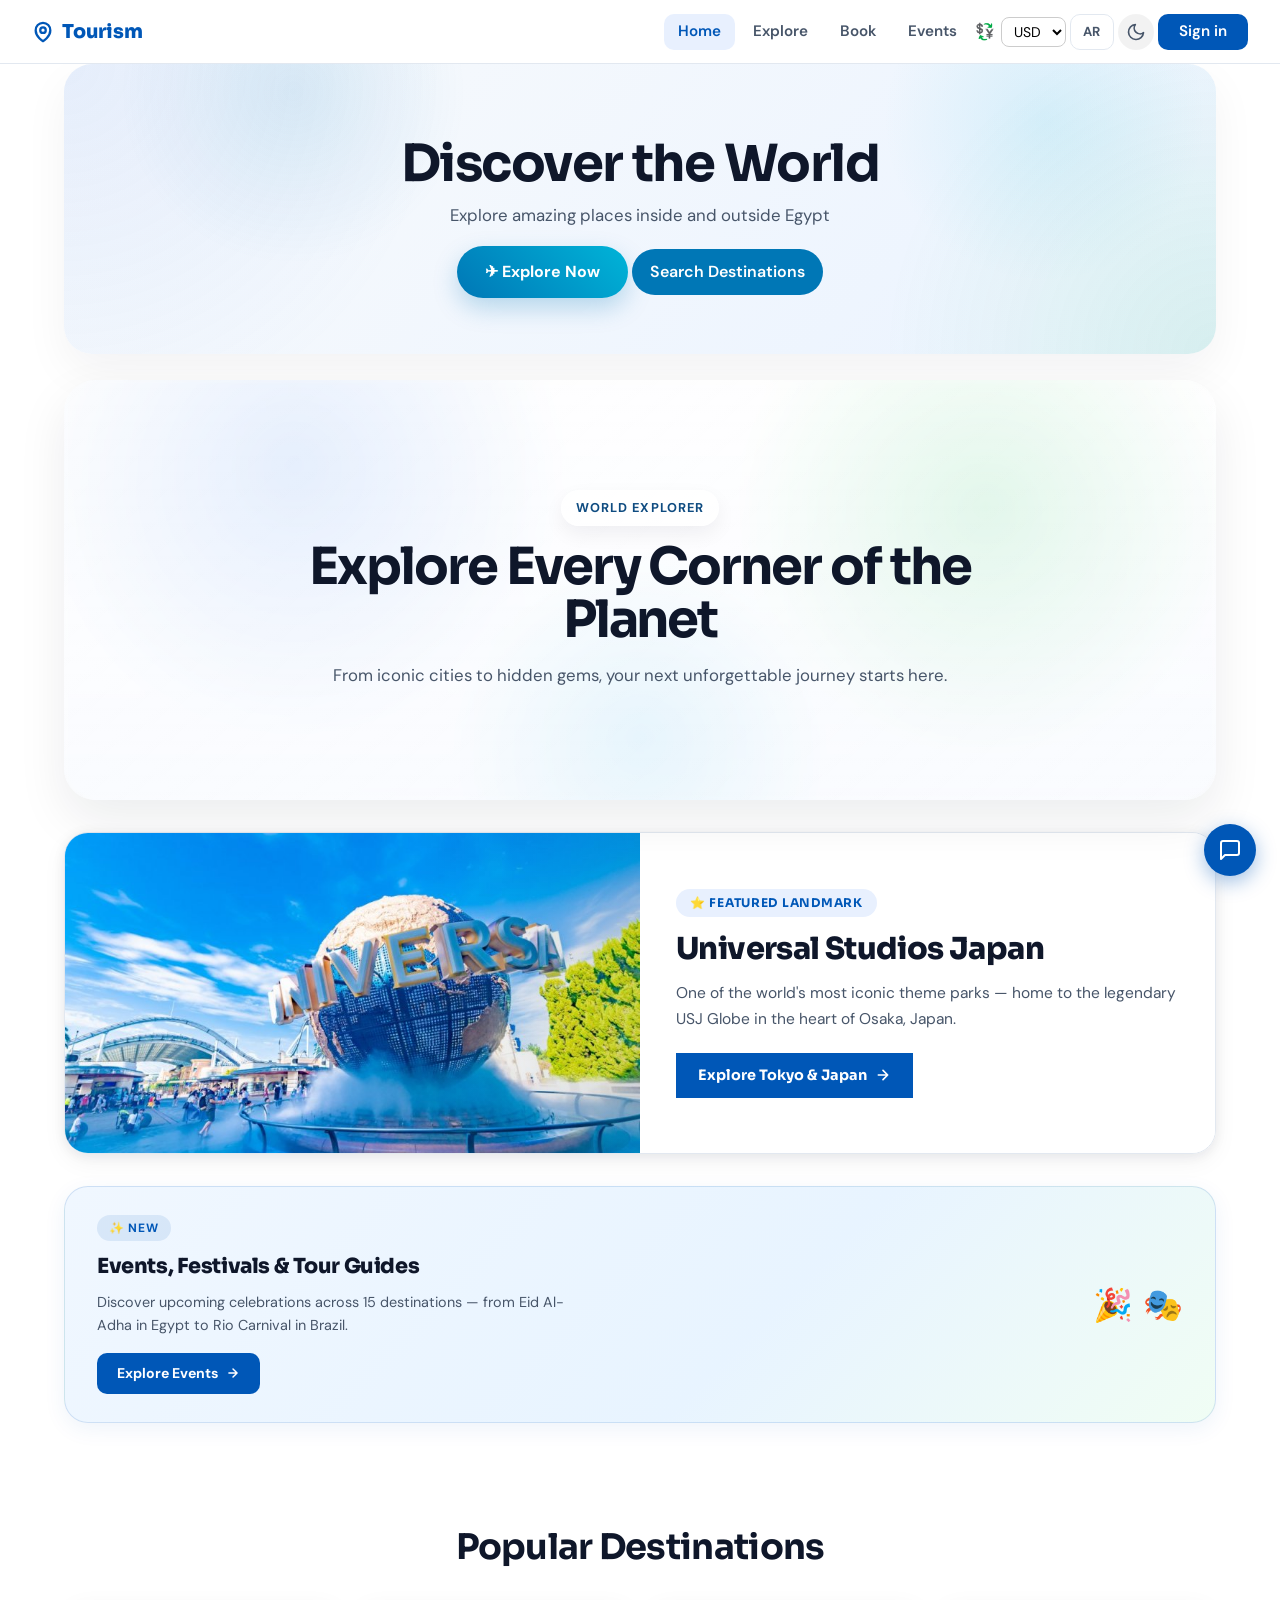
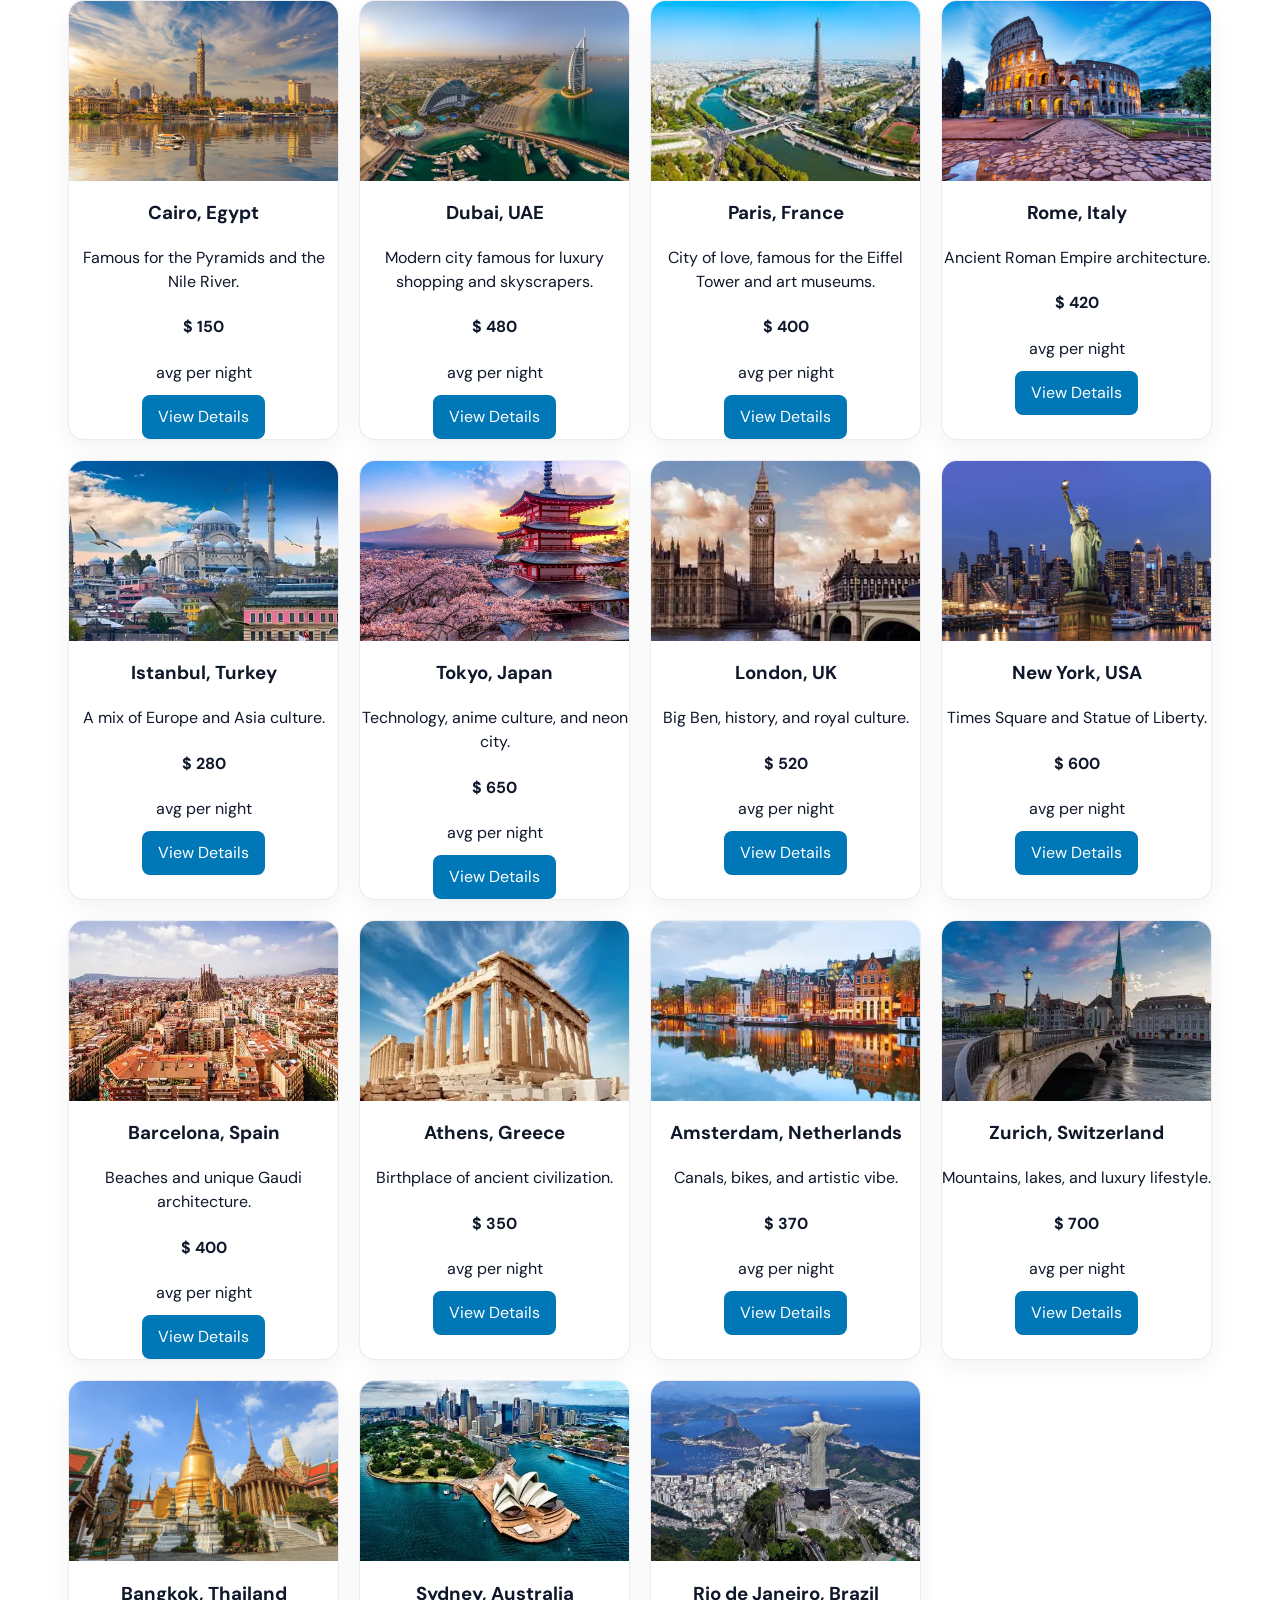
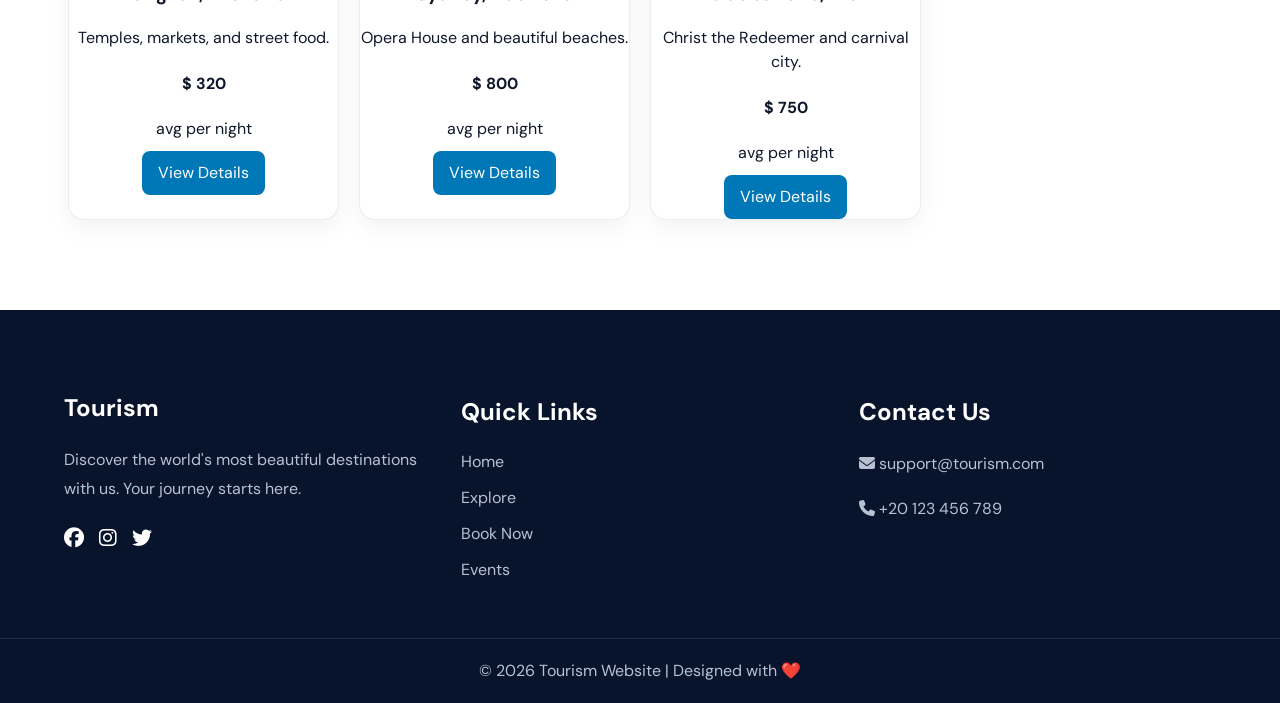
<file: pages/index.html>
<!DOCTYPE html>
<html lang="en">
<head>
    <meta charset="UTF-8">
    <meta name="viewport" content="width=device-width, initial-scale=1.0">

    <!--
        ====================================================
        إعداد الـ Theme والـ Language قبل ما الصفحة تتحمل
        ====================================================
        الـ script ده بيتشغل فوراً قبل أي CSS أو HTML يتعرض،
        عشان نمنع الـ "flash" — يعني المستخدم محيرهوش يشوف
        اللون الغلط أو الاتجاه الغلط لأجزاء من ثانية.

        - بنجيب الـ theme المحفوظ في localStorage (أو نبدأ بـ light)
        - بنجيب الـ lang المحفوظ (أو نبدأ بـ en)
        - بنحط الـ attributes على الـ <html> مباشرةً:
            · data-theme → بيتحكم في ألوان الـ CSS (light/dark)
            · dir        → اتجاه النص (ltr للإنجليزي / rtl للعربي)
            · lang       → بيقول للـ browser إيه لغة الصفحة
        ====================================================
    -->
    <script>
        const savedTheme = localStorage.getItem('theme') || 'light';
        document.documentElement.setAttribute('data-theme', savedTheme);

        const savedLang = localStorage.getItem('lang') || 'en';
        document.documentElement.setAttribute('dir', savedLang === 'ar' ? 'rtl' : 'ltr');
        document.documentElement.setAttribute('lang', savedLang);
    </script>

    <title>Tourism Website</title>

    <!-- ===== Google Fonts ===== -->
    <!-- preconnect بيفتح connection مع Google مبكراً عشان الـ fonts تتحمل أسرع -->
    <link rel="preconnect" href="https://fonts.googleapis.com">
    <link rel="preconnect" href="https://fonts.gstatic.com" crossorigin>
    <!-- Sora للعناوين، DM Sans للنصوص العادية -->
    <link href="https://fonts.googleapis.com/css2?family=Sora:wght@400;500;600;700;800&family=DM+Sans:ital,wght@0,300;0,400;0,500;1,400&display=swap" rel="stylesheet">

    <!-- ===== ملفات الـ CSS (مرتبة من العام للخاص) ===== -->
    <link rel="stylesheet" href="../css/main.css">         <!-- ستايلات أساسية عامة -->
    <link rel="stylesheet" href="../css/components.css">   <!-- مكونات متكررة (cards, buttons, …) -->
    <link rel="stylesheet" href="../css/layout.css">       <!-- الـ layout والـ grid -->
    <link rel="stylesheet" href="../css/themes/light.css"> <!-- ألوان الـ light theme -->
    <link rel="stylesheet" href="../css/themes/dark.css">  <!-- ألوان الـ dark theme -->
    <link rel="stylesheet" href="../css/pages/home.css">   <!-- ستايلات خاصة بالـ home page -->
    <link rel="stylesheet" href="https://cdnjs.cloudflare.com/ajax/libs/font-awesome/6.5.1/css/all.min.css"> <!-- أيقونات Font Awesome -->
    <link rel="stylesheet" href="../css/responsive.css">   <!-- media queries للـ mobile/tablet -->
    <link rel="stylesheet" href="../css/rtl.css">          <!-- تعديلات الـ RTL للعربي -->
</head>

<body>

    <!-- =====================
         Navbar (شريط التنقل)
         =====================
         فيه: اللوجو، الـ links، مبدّل العملة، مبدّل اللغة،
         مبدّل الـ theme، زرار Sign in، وزرار الـ hamburger للموبايل
    -->
    <nav class="navbar">

        <!-- اللوجو: أيقونة SVG + اسم الموقع، ويرجع للـ home عند الضغط -->
        <a href="index.html" class="logo">
            <svg width="22" height="22" viewBox="0 0 24 24" fill="none" stroke="currentColor" stroke-width="2.5" stroke-linecap="round" stroke-linejoin="round">
                <path d="M12 22s-8-4.5-8-11.8A8 8 0 0 1 12 2a8 8 0 0 1 8 8.2c0 7.3-8 11.8-8 11.8z"/>
                <circle cx="12" cy="10" r="3"/>
            </svg>
            Tourism
        </a>

        <!-- روابط التنقل الرئيسية -->
        <div class="nav-links">
            <!-- data-lang → بيستخدمه ملف translations.js عشان يترجم النص -->
            <a href="index.html" class="active" data-lang="home">Home</a>
            <a href="search.html" data-lang="explore">Explore</a>
            <a href="booking.html" data-lang="book">Book</a>
            <a href="events.html">Events</a>

            <!-- مبدّل العملة: dropdown بيستدعي handleCurrencyChange() عند التغيير -->
            <div class="currency-selector" id="currencyContainer">
                <span class="currency-icon">💱</span>
                <select id="globalCurrencySelect" onchange="handleCurrencyChange(this.value)">
                    <option value="USD">USD</option>
                    <option value="EGP">EGP</option>
                    <option value="EUR">EUR</option>
                    <option value="GBP">GBP</option>
                    <option value="AED">AED</option>
                    <option value="SAR">SAR</option>
                </select>
            </div>

            <!-- زرار تبديل اللغة (EN ↔ AR) — اللوجيك في translations.js -->
            <button class="lang-toggle-btn" id="langToggle" aria-label="Toggle language">AR</button>

            <!-- زرار تبديل الـ theme (light ↔ dark) — اللوجيك في main.js -->
            <button class="theme-toggle-btn" id="themeToggle" aria-label="Toggle theme"></button>

            <!-- زرار Sign in -->
            <a href="login.html" class="nav-cta" data-lang="signin">Sign in</a>
        </div>

        <!-- زرار الـ hamburger — بيظهر على الموبايل ويفتح الـ nav-links -->
        <button class="nav-hamburger" id="navHamburger" aria-label="Toggle menu">
            <span></span>
            <span></span>
            <span></span>
        </button>
    </nav>

    <div class="container">

        <!-- =====================
             Hero Section
             =====================
             أول حاجة المستخدم يشوفها:
             عنوان + وصف + زرارين (Explore / Search)
        -->
        <section class="hero">
            <h1 data-lang="hero_title">Discover the World</h1>
            <p data-lang="hero_subtitle">Explore amazing places inside and outside Egypt</p>

            <!-- scrollToDestinations() → بيسكرول لـ section الـ destinations تحت -->
            <button class="explore-main-btn" data-lang="hero_btn" onclick="scrollToDestinations()">
                ✈ Explore Now
            </button>

            <!-- لينك مباشر لصفحة البحث -->
            <a href="search.html" class="explore-btn" data-lang="hero_search">Search Destinations</a>
        </section>

        <!-- =====================
             World Map Section
             =====================
             صورة خريطة العالم مع overlay وعليها كلام تشجيعي
        -->
        <section class="world-map-section">
            <div class="map-overlay"></div> <!-- طبقة شفافة داكنة فوق الصورة عشان النص يبان -->
            <div class="world-content">
                <span class="world-kicker" data-lang="world_kicker">World Explorer</span>
                <h2 data-lang="world_title">Explore Every Corner of the Planet</h2>
                <p data-lang="world_subtitle">
                    From iconic cities to hidden gems,
                    your next unforgettable journey starts here.
                </p>
            </div>
        </section>

        <!-- =====================
             Featured Landmark
             =====================
             بطاقة كبيرة لمعلم مميز —
             onclick بيروح لصفحة الـ destination رقم 6
             goToDestination() موجودة في main.js أو ui.js
        -->
        <section class="featured-landmark" onclick="goToDestination(6)">
            <div class="landmark-img-wrap">
                <img src="../assets/images/universal.jpg" alt="Universal Studios Japan" />
                <div class="landmark-img-overlay"></div> <!-- overlay داكن فوق الصورة -->
            </div>
            <div class="landmark-content">
                <span class="landmark-badge" data-lang="landmark_badge">⭐ Featured Landmark</span>
                <h2 class="landmark-title" data-lang="landmark_title">Universal Studios Japan</h2>
                <p class="landmark-desc" data-lang="landmark_desc">
                    One of the world's most iconic theme parks — home to the legendary
                    USJ Globe in the heart of Osaka, Japan.
                </p>
                <!-- سهم SVG جنب نص الـ CTA -->
                <span class="landmark-cta" data-lang="landmark_cta">
                    Explore Tokyo & Japan
                    <svg width="16" height="16" viewBox="0 0 24 24" fill="none" stroke="currentColor" stroke-width="2.5" stroke-linecap="round" stroke-linejoin="round">
                        <path d="M5 12h14M12 5l7 7-7 7"/>
                    </svg>
                </span>
            </div>
        </section>

        <!-- =====================
             Events Promo Banner
             =====================
             بانر ترويجي للـ events page —
             كلك على البانر كله بيروح لـ events.html
             event.stopPropagation() على الزرار عشان محيرهوش يفتح مرتين
        -->
        <section class="events-promo-banner" onclick="window.location.href='events.html'">
            <div class="events-promo-left">
                <span class="events-promo-kicker">✨ New</span>
                <h3>Events, Festivals & Tour Guides</h3>
                <p>Discover upcoming celebrations across 15 destinations — from Eid Al-Adha in Egypt to Rio Carnival in Brazil.</p>

                <!-- stopPropagation عشان الـ click على الزرار محيرهوش يشغّل الـ onclick على الـ section برضو -->
                <a href="events.html" class="events-promo-btn" onclick="event.stopPropagation()">
                    Explore Events
                    <svg width="14" height="14" viewBox="0 0 24 24" fill="none" stroke="currentColor" stroke-width="2.5" stroke-linecap="round" stroke-linejoin="round">
                        <path d="M5 12h14M12 5l7 7-7 7"/>
                    </svg>
                </a>
            </div>
            <div class="events-promo-icons">
                <span>🎉</span><span>🎭</span>
            </div>
        </section>

        <!-- =====================
             Destinations Section
             =====================
             الـ cards بتتولد ديناميكياً في JavaScript —
             id="cardsContainer" هو اللي بيستخدمه الـ JS عشان يحقن الـ HTML فيه
        -->
        <section class="destinations" id="destinationsSection">
            <h2 class="section-title" data-lang="destinations_title">Popular Destinations</h2>
            <div class="cards" id="cardsContainer"></div> <!-- الـ JS بيبني الـ cards هنا من ملف data.js -->
        </section>

    </div>


    <!-- =====================
         Footer
         =====================
         3 أعمدة: About + Quick Links + Contact
         وفي الأخر copyright bar
    -->
    <footer class="main-footer">
        <div class="footer-container">

            <!-- عمود About: اسم الموقع + وصف + أيقونات السوشيال -->
            <div class="footer-section about">
                <h2 class="footer-logo">Tourism</h2>
                <p>Discover the world's most beautiful destinations with us. Your journey starts here.</p>
                <div class="social-links">
                    <a href="#"><i class="fab fa-facebook"></i></a>
                    <a href="#"><i class="fab fa-instagram"></i></a>
                    <a href="#"><i class="fab fa-twitter"></i></a>
                </div>
            </div>

            <!-- عمود Quick Links: روابط سريعة للصفحات الرئيسية -->
            <div class="footer-section links">
                <h3 data-lang="quick_links">Quick Links</h3>
                <ul>
                    <li><a href="index.html" data-lang="home">Home</a></li>
                    <li><a href="search.html" data-lang="explore">Explore</a></li>
                    <li><a href="booking.html">Book Now</a></li>
                    <li><a href="events.html">Events</a></li>
                </ul>
            </div>

            <!-- عمود Contact: إيميل وتليفون -->
            <div class="footer-section contact">
                <h3 data-lang="contact_us">Contact Us</h3>
                <p><i class="fas fa-envelope"></i> support@tourism.com</p>
                <p><i class="fas fa-phone"></i> +20 123 456 789</p>
            </div>
        </div>

        <!-- شريط الـ copyright في أسفل الصفحة -->
        <div class="footer-bottom">
            &copy; 2026 Tourism Website | Designed with ❤️
        </div>
    </footer>

    <!-- ===== ملفات الـ JavaScript (الترتيب مهم!) ===== -->
    <script src="../js/data.js"></script>         <!-- بيانات الـ destinations (array of objects) -->
    <script src="../js/currency.js"></script>      <!-- تحويل العملات وحساب الأسعار -->
    <script src="../js/main.js"></script>          <!-- اللوجيك الرئيسي للصفحة (theme, scroll, …) -->
    <script src="../js/ui.js"></script>            <!-- دوال بناء الـ UI (render cards, …) -->
    <script src="../js/translations.js"></script>  <!-- نظام الترجمة (EN ↔ AR) وتطبيق data-lang -->
    <script src="../js/layout.js"></script>        <!-- navbar، hamburger menu، resize handlers -->
    <script src="../js/chat.js"></script>          <!-- شات أو أي feature تفاعلي إضافي -->
</body>
</html>
</file>
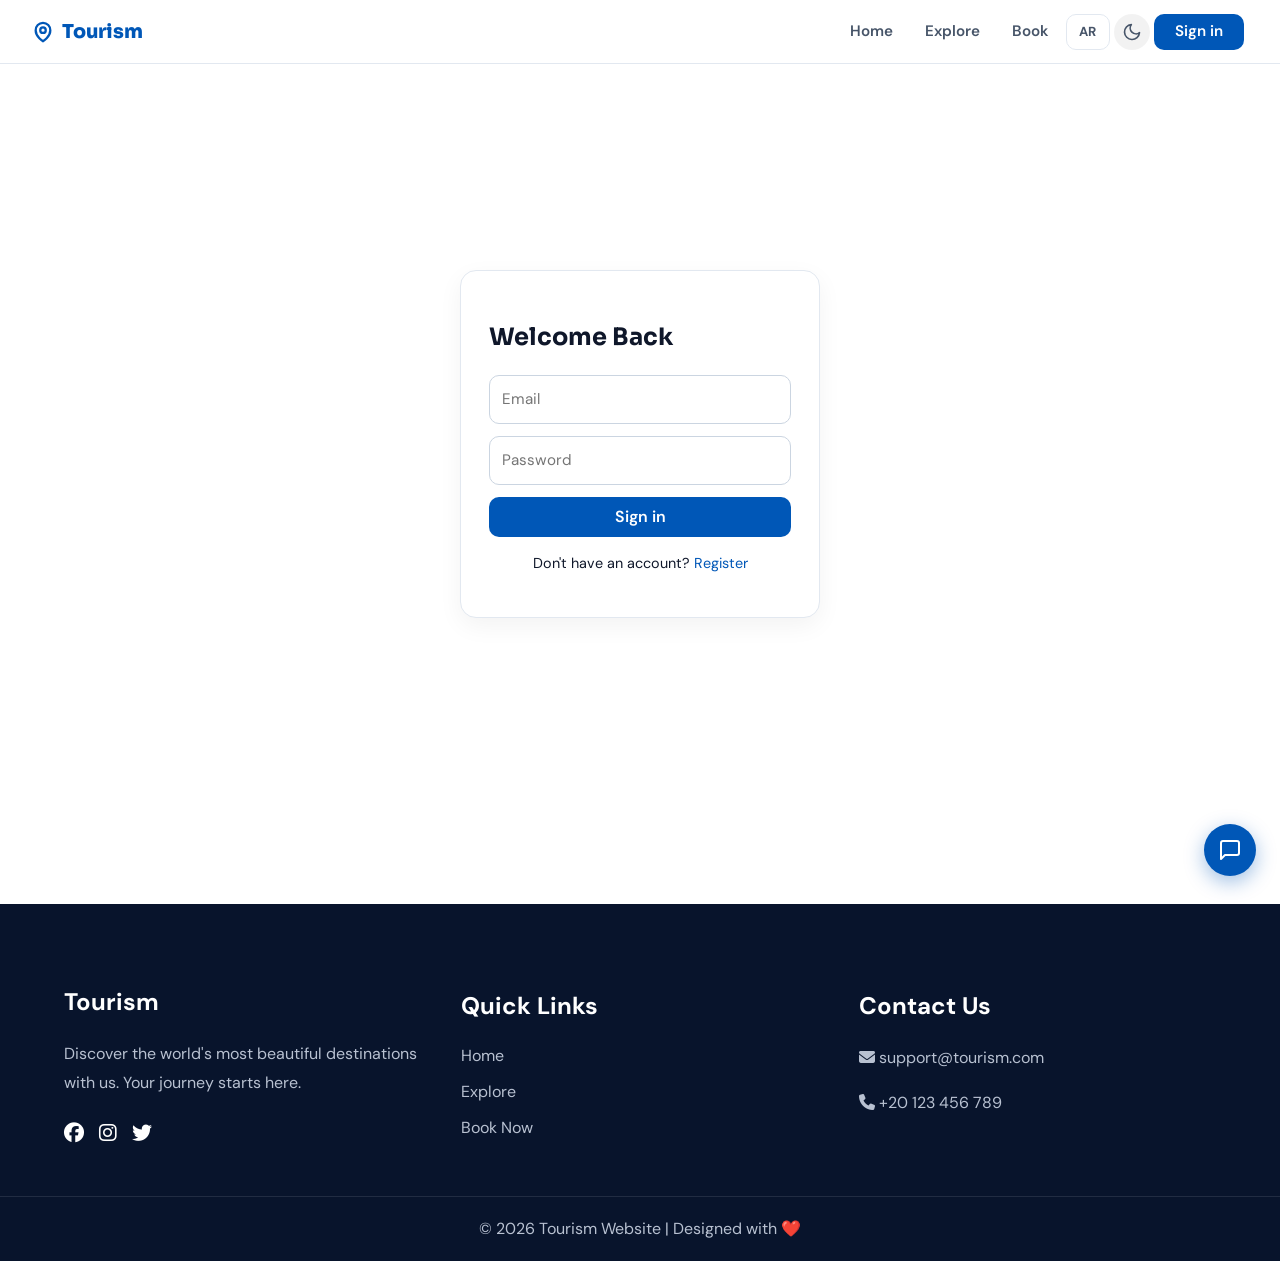
<file: pages/admin-dashboard.html>
<!DOCTYPE html>
<html lang="en">
<head>
<meta charset="UTF-8">
<meta name="viewport" content="width=device-width, initial-scale=1.0">
    <!-- Apply theme before page render to prevent flash -->
    <script>
        const savedTheme = localStorage.getItem('theme') || 'light';
        document.documentElement.setAttribute('data-theme', savedTheme);
        // Apply lang/dir before CSS loads to prevent flash of wrong direction
        const savedLang = localStorage.getItem('lang') || 'en';
        document.documentElement.setAttribute('dir', savedLang === 'ar' ? 'rtl' : 'ltr');
        document.documentElement.setAttribute('lang', savedLang);
    </script>
    
    <title>Admin Dashboard - Tourism</title>

<link rel="preconnect" href="https://fonts.googleapis.com">
<link rel="preconnect" href="https://fonts.gstatic.com" crossorigin>
<link href="https://fonts.googleapis.com/css2?family=Sora:wght@400;500;600;700;800&family=DM+Sans:ital,wght@0,300;0,400;0,500;1,400&display=swap" rel="stylesheet">

<link rel="stylesheet" href="../css/main.css">
<link rel="stylesheet" href="../css/components.css">
<link rel="stylesheet" href="../css/layout.css">
    <link rel="stylesheet" href="../css/themes/light.css">
    <link rel="stylesheet" href="../css/themes/dark.css">
<!-- profile.css MUST come before admin-dashboard.css — admin reuses all base classes -->
<link rel="stylesheet" href="../css/pages/profile.css">
<link rel="stylesheet" href="../css/pages/admin-dashboard.css">
    <link rel="stylesheet" href="https://cdnjs.cloudflare.com/ajax/libs/font-awesome/6.5.1/css/all.min.css">
    <link rel="stylesheet" href="../css/responsive.css">
    <link rel="stylesheet" href="../css/rtl.css">
</head>

<body>

<!-- ===== NAVBAR (same structure as profile.html) ===== -->
<nav class="navbar">
  <a href="index.html" class="logo">
    <svg width="22" height="22" viewBox="0 0 24 24" fill="none" stroke="currentColor" stroke-width="2.5">
      <path d="M12 22s-8-4.5-8-11.8A8 8 0 0 1 12 2a8 8 0 0 1 8 8.2c0 7.3-8 11.8-8 11.8z"/>
      <circle cx="12" cy="10" r="3"/>
    </svg>
    Tourism
  </a>
  <div class="nav-links">
    <a href="index.html" data-lang="home">Home</a>
    <a href="search.html" data-lang="explore">Explore</a>
    <a href="booking.html" data-lang="book">Book</a>
                <button class="lang-toggle-btn" id="langToggle" aria-label="Toggle language">AR</button>
            <button class="theme-toggle-btn" id="themeToggle" aria-label="Toggle theme"></button>
    <a href="admin-dashboard.html" class="nav-cta active">Admin</a>
  </div>

  <button class="nav-hamburger" id="navHamburger" aria-label="Toggle menu">
    <span></span>
    <span></span>
    <span></span>
  </button>
</nav>

<!-- ===== ADMIN DASHBOARD PAGE ===== -->
<div class="profile-page">

  <!-- HERO SECTION (mirrors profile hero) -->
  <div class="profile-hero admin-hero">
    <div class="hero-bg-decor">
      <span class="decor-circle c1"></span>
      <span class="decor-circle c2"></span>
      <span class="decor-circle c3"></span>
      <!-- Extra admin decorative elements -->
      <span class="decor-circle c4"></span>
    </div>
    <div class="hero-content">
      <div class="hero-avatar admin-avatar" id="adminAvatar">A</div>
      <div class="hero-text">
        <h1 id="adminHeroName">Admin</h1>
        <p class="hero-email">admin@tourism.com</p>
        <span class="hero-badge admin-badge">
          <svg width="13" height="13" viewBox="0 0 24 24" fill="none" stroke="currentColor" stroke-width="2.5">
            <path d="M12 22s-8-4.5-8-11.8A8 8 0 0 1 12 2a8 8 0 0 1 8 8.2c0 7.3-8 11.8-8 11.8z"/>
            <circle cx="12" cy="10" r="3"/>
          </svg>
          Administrator
        </span>
      </div>
      <!-- Logout INSIDE hero section — same position as profile page -->
      <button id="adminLogoutBtn" class="hero-logout-btn" data-lang="logout">
        <svg width="15" height="15" viewBox="0 0 24 24" fill="none" stroke="currentColor" stroke-width="2.2">
          <path d="M9 21H5a2 2 0 0 1-2-2V5a2 2 0 0 1 2-2h4"/>
          <polyline points="16 17 21 12 16 7"/>
          <line x1="21" y1="12" x2="9" y2="12"/>
        </svg>
        تسجيل الخروج
      </button>
    </div>
  </div>

  <!-- DASHBOARD GRID (same grid structure as profile page) -->
  <div class="profile-grid">

    <!-- ===== LEFT SIDEBAR ===== -->
    <aside class="profile-sidebar">

      <!-- Platform Overview Card -->
      <div class="pcard account-overview">
        <div class="pcard-header">
          <svg width="18" height="18" viewBox="0 0 24 24" fill="none" stroke="currentColor" stroke-width="2">
            <rect x="3" y="3" width="7" height="7"/><rect x="14" y="3" width="7" height="7"/>
            <rect x="14" y="14" width="7" height="7"/><rect x="3" y="14" width="7" height="7"/>
          </svg>
          <h3>Platform Overview</h3>
        </div>
        <ul class="overview-list">
          <li>
            <span class="ov-label">Total Users</span>
            <span class="ov-value" id="ov-users">—</span>
          </li>
          <li>
            <span class="ov-label">Total Bookings</span>
            <span class="ov-value" id="ov-bookings">—</span>
          </li>
          <li>
            <span class="ov-label">Total Hotels</span>
            <span class="ov-value" id="ov-hotels">—</span>
          </li>
          <li>
            <span class="ov-label">Revenue</span>
            <span class="ov-value balance-value" id="ov-revenue">$0</span>
          </li>
        </ul>
        <button class="add-balance-btn" id="refreshStatsBtn">
          <svg width="14" height="14" viewBox="0 0 24 24" fill="none" stroke="currentColor" stroke-width="2.5">
            <polyline points="23 4 23 10 17 10"/>
            <polyline points="1 20 1 14 7 14"/>
            <path d="M3.51 9a9 9 0 0 1 14.85-3.36L23 10M1 14l4.64 4.36A9 9 0 0 0 20.49 15"/>
          </svg>
          Refresh Stats
        </button>
      </div>

      <!-- Quick Stats Card (mirrors profile completion card style) -->
      <div class="pcard completion-card">
        <div class="pcard-header">
          <svg width="18" height="18" viewBox="0 0 24 24" fill="none" stroke="currentColor" stroke-width="2">
            <line x1="18" y1="20" x2="18" y2="10"/>
            <line x1="12" y1="20" x2="12" y2="4"/>
            <line x1="6" y1="20" x2="6" y2="14"/>
          </svg>
          <h3>System Health</h3>
        </div>
        <div class="completion-pct-row">
          <span class="completion-pct" id="healthPct">100%</span>
          <span class="completion-label" id="healthLabel">Operational</span>
        </div>
        <div class="progress-bar-track">
          <div class="progress-bar-fill admin-progress" id="healthFill" style="width:100%"></div>
        </div>
        <ul class="completion-checklist" id="systemChecklist">
          <li class="check-item done" data-key="users">
            <span class="check-dot"></span> Users module active
          </li>
          <li class="check-item done" data-key="bookings">
            <span class="check-dot"></span> Bookings module active
          </li>
          <li class="check-item done" data-key="hotels">
            <span class="check-dot"></span> Hotels module active
          </li>
          <li class="check-item done" data-key="reports">
            <span class="check-dot"></span> Reports module active
          </li>
        </ul>
      </div>

      <!-- Quick Actions Card (mirrors quick stats card) -->
      <div class="pcard quick-stats">
        <div class="pcard-header">
          <svg width="18" height="18" viewBox="0 0 24 24" fill="none" stroke="currentColor" stroke-width="2">
            <polygon points="13 2 3 14 12 14 11 22 21 10 12 10 13 2"/>
          </svg>
          <h3>Quick Actions</h3>
        </div>
        <div class="admin-actions-list">
          <button class="admin-action-btn" onclick="adminScrollTo('users-section')">
            <svg width="14" height="14" viewBox="0 0 24 24" fill="none" stroke="currentColor" stroke-width="2"><path d="M17 21v-2a4 4 0 0 0-4-4H5a4 4 0 0 0-4 4v2"/><circle cx="9" cy="7" r="4"/><path d="M23 21v-2a4 4 0 0 0-3-3.87"/><path d="M16 3.13a4 4 0 0 1 0 7.75"/></svg>
            Manage Users
          </button>
          <button class="admin-action-btn" onclick="adminScrollTo('bookings-section')">
            <svg width="14" height="14" viewBox="0 0 24 24" fill="none" stroke="currentColor" stroke-width="2"><rect x="3" y="4" width="18" height="18" rx="2" ry="2"/><line x1="16" y1="2" x2="16" y2="6"/><line x1="8" y1="2" x2="8" y2="6"/><line x1="3" y1="10" x2="21" y2="10"/></svg>
            View Bookings
          </button>
          <button class="admin-action-btn" onclick="adminScrollTo('hotels-section')">
            <svg width="14" height="14" viewBox="0 0 24 24" fill="none" stroke="currentColor" stroke-width="2"><path d="M3 9l9-7 9 7v11a2 2 0 0 1-2 2H5a2 2 0 0 1-2-2z"/><polyline points="9 22 9 12 15 12 15 22"/></svg>
            View Hotels
          </button>
          <button class="admin-action-btn" onclick="adminScrollTo('reports-section')">
            <svg width="14" height="14" viewBox="0 0 24 24" fill="none" stroke="currentColor" stroke-width="2"><path d="M14 2H6a2 2 0 0 0-2 2v16a2 2 0 0 0 2 2h12a2 2 0 0 0 2-2V8z"/><polyline points="14 2 14 8 20 8"/><line x1="16" y1="13" x2="8" y2="13"/><line x1="16" y1="17" x2="8" y2="17"/><polyline points="10 9 9 9 8 9"/></svg>
            View Reports
          </button>
        </div>
      </div>

    </aside>

    <!-- ===== MAIN ADMIN AREA (mirrors profile main) ===== -->
    <main class="profile-main">

      <!-- ===== QUICK STATS ROW ===== -->
      <div class="pcard stats-row-card">
        <div class="stats-grid admin-stats-grid">
          <div class="stat-box">
            <span class="stat-num" id="stat-users">0</span>
            <span class="stat-lbl">Users</span>
          </div>
          <div class="stat-box">
            <span class="stat-num" id="stat-bookings">0</span>
            <span class="stat-lbl">Bookings</span>
          </div>
          <div class="stat-box">
            <span class="stat-num" id="stat-hotels">0</span>
            <span class="stat-lbl">Hotels</span>
          </div>
          <div class="stat-box">
            <span class="stat-num" id="stat-revenue">$0</span>
            <span class="stat-lbl">Revenue</span>
          </div>
        </div>
      </div>

      <!-- ===== USER MANAGEMENT ===== -->
      <div class="pcard edit-card" id="users-section">
        <div class="pcard-header section-header-row">
          <div class="pcard-header-left">
            <svg width="18" height="18" viewBox="0 0 24 24" fill="none" stroke="currentColor" stroke-width="2">
              <path d="M17 21v-2a4 4 0 0 0-4-4H5a4 4 0 0 0-4 4v2"/>
              <circle cx="9" cy="7" r="4"/>
              <path d="M23 21v-2a4 4 0 0 0-3-3.87"/>
              <path d="M16 3.13a4 4 0 0 1 0 7.75"/>
            </svg>
            <h3>User Management</h3>
          </div>
          <span class="section-count" id="users-count-badge">0 users</span>
        </div>

        <div class="admin-search-bar">
          <svg width="15" height="15" viewBox="0 0 24 24" fill="none" stroke="currentColor" stroke-width="2">
            <circle cx="11" cy="11" r="8"/><line x1="21" y1="21" x2="16.65" y2="16.65"/>
          </svg>
          <input type="text" id="userSearchInput" placeholder="Search users by name or email…" />
        </div>

        <div class="admin-table-wrap">
          <table class="admin-table" id="usersTable">
            <thead>
              <tr>
                <th>#</th>
                <th>Name</th>
                <th>Email</th>
                <th>Country</th>
                <th>Balance</th>
                <th>Actions</th>
              </tr>
            </thead>
            <tbody id="usersTableBody">
              <tr>
                <td colspan="6" class="table-empty">No users found.</td>
              </tr>
            </tbody>
          </table>
        </div>
      </div>

      <!-- ===== BOOKING MANAGEMENT ===== -->
      <div class="pcard edit-card" id="bookings-section">
        <div class="pcard-header section-header-row">
          <div class="pcard-header-left">
            <svg width="18" height="18" viewBox="0 0 24 24" fill="none" stroke="currentColor" stroke-width="2">
              <rect x="3" y="4" width="18" height="18" rx="2" ry="2"/>
              <line x1="16" y1="2" x2="16" y2="6"/>
              <line x1="8" y1="2" x2="8" y2="6"/>
              <line x1="3" y1="10" x2="21" y2="10"/>
            </svg>
            <h3>Booking Management</h3>
          </div>
          <span class="section-count" id="bookings-count-badge">0 bookings</span>
        </div>

        <div class="admin-table-wrap">
          <table class="admin-table" id="bookingsTable">
            <thead>
              <tr>
                <th>#</th>
                <th>User</th>
                <th>Hotel</th>
                <th>Date</th>
                <th>Amount</th>
                <th>Status</th>
              </tr>
            </thead>
            <tbody id="bookingsTableBody">
              <tr>
                <td colspan="6" class="table-empty">No bookings found.</td>
              </tr>
            </tbody>
          </table>
        </div>
      </div>

      <!-- ===== HOTEL MANAGEMENT ===== -->
      <div class="pcard edit-card" id="hotels-section">
        <div class="pcard-header section-header-row">
          <div class="pcard-header-left">
            <svg width="18" height="18" viewBox="0 0 24 24" fill="none" stroke="currentColor" stroke-width="2">
              <path d="M3 9l9-7 9 7v11a2 2 0 0 1-2 2H5a2 2 0 0 1-2-2z"/>
              <polyline points="9 22 9 12 15 12 15 22"/>
            </svg>
            <h3>Hotel Management</h3>
          </div>
          <span class="section-count" id="hotels-count-badge">0 hotels</span>
        </div>

        <div class="hotels-grid" id="hotelsGrid">
          <div class="hotel-empty-state">
            <svg width="38" height="38" viewBox="0 0 24 24" fill="none" stroke="currentColor" stroke-width="1.5" opacity="0.3">
              <path d="M3 9l9-7 9 7v11a2 2 0 0 1-2 2H5a2 2 0 0 1-2-2z"/>
              <polyline points="9 22 9 12 15 12 15 22"/>
            </svg>
            <p>No hotels in the system yet.</p>
          </div>
        </div>
      </div>

      <!-- ===== REPORTS ===== -->
      <div class="pcard edit-card" id="reports-section">
        <div class="pcard-header section-header-row">
          <div class="pcard-header-left">
            <svg width="18" height="18" viewBox="0 0 24 24" fill="none" stroke="currentColor" stroke-width="2">
              <path d="M14 2H6a2 2 0 0 0-2 2v16a2 2 0 0 0 2 2h12a2 2 0 0 0 2-2V8z"/>
              <polyline points="14 2 14 8 20 8"/>
              <line x1="16" y1="13" x2="8" y2="13"/>
              <line x1="16" y1="17" x2="8" y2="17"/>
              <polyline points="10 9 9 9 8 9"/>
            </svg>
            <h3>Reports & Analytics</h3>
          </div>
          <span class="section-count">Live data</span>
        </div>

        <div class="reports-grid">
          <div class="report-card">
            <div class="report-icon r-blue">
              <svg width="20" height="20" viewBox="0 0 24 24" fill="none" stroke="currentColor" stroke-width="2">
                <path d="M17 21v-2a4 4 0 0 0-4-4H5a4 4 0 0 0-4 4v2"/>
                <circle cx="9" cy="7" r="4"/>
              </svg>
            </div>
            <div class="report-info">
              <span class="report-num" id="report-users">0</span>
              <span class="report-label">Registered Users</span>
            </div>
            <div class="report-trend up" id="report-users-trend">↑ Active</div>
          </div>

          <div class="report-card">
            <div class="report-icon r-green">
              <svg width="20" height="20" viewBox="0 0 24 24" fill="none" stroke="currentColor" stroke-width="2">
                <line x1="12" y1="1" x2="12" y2="23"/>
                <path d="M17 5H9.5a3.5 3.5 0 0 0 0 7h5a3.5 3.5 0 0 1 0 7H6"/>
              </svg>
            </div>
            <div class="report-info">
              <span class="report-num" id="report-revenue">$0</span>
              <span class="report-label">Total Balance Pool</span>
            </div>
            <div class="report-trend up">↑ Growing</div>
          </div>

          <div class="report-card">
            <div class="report-icon r-orange">
              <svg width="20" height="20" viewBox="0 0 24 24" fill="none" stroke="currentColor" stroke-width="2">
                <rect x="3" y="4" width="18" height="18" rx="2" ry="2"/>
                <line x1="16" y1="2" x2="16" y2="6"/>
                <line x1="8" y1="2" x2="8" y2="6"/>
                <line x1="3" y1="10" x2="21" y2="10"/>
              </svg>
            </div>
            <div class="report-info">
              <span class="report-num" id="report-bookings">0</span>
              <span class="report-label">Total Bookings</span>
            </div>
            <div class="report-trend neutral" id="report-bookings-trend">— No data</div>
          </div>

          <div class="report-card">
            <div class="report-icon r-purple">
              <svg width="20" height="20" viewBox="0 0 24 24" fill="none" stroke="currentColor" stroke-width="2">
                <polyline points="9 11 12 14 22 4"/>
                <path d="M21 12v7a2 2 0 0 1-2 2H5a2 2 0 0 1-2-2V5a2 2 0 0 1 2-2h11"/>
              </svg>
            </div>
            <div class="report-info">
              <span class="report-num" id="report-completion">0%</span>
              <span class="report-label">Avg Profile Completion</span>
            </div>
            <div class="report-trend" id="report-completion-trend">Calculating…</div>
          </div>
        </div>
      </div>

    </main>

  </div><!-- end .profile-grid -->
</div><!-- end .profile-page -->

<!-- ===== DELETE USER CONFIRM MODAL ===== -->
<div id="deleteModal" class="pmodal-overlay">
  <div class="pmodal-box">
    <button class="pmodal-close" id="closeDeleteModal">&times;</button>
    <div class="modal-step active" id="stepDelete">
      <div class="modal-icon" style="background: rgba(239,68,68,.12); color:#ef4444;">
        <svg width="22" height="22" viewBox="0 0 24 24" fill="none" stroke="currentColor" stroke-width="2">
          <polyline points="3 6 5 6 21 6"/><path d="M19 6l-1 14a2 2 0 0 1-2 2H8a2 2 0 0 1-2-2L5 6"/>
          <path d="M10 11v6"/><path d="M14 11v6"/>
          <path d="M9 6V4a1 1 0 0 1 1-1h4a1 1 0 0 1 1 1v2"/>
        </svg>
      </div>
      <h3>Delete User</h3>
      <p class="modal-sub" id="deleteModalMsg">Are you sure you want to delete this user?</p>
      <div style="display:flex;gap:10px;justify-content:center;margin-top:8px;">
        <button class="modal-btn-secondary" id="cancelDeleteBtn">Cancel</button>
        <button class="modal-btn-primary" id="confirmDeleteBtn" style="background:linear-gradient(135deg,#ef4444,#dc2626);">Delete</button>
      </div>
    </div>
  </div>
</div>

<!-- ===== EDIT USER MODAL ===== -->
<div id="editUserModal" class="pmodal-overlay">
  <div class="pmodal-box pmodal-wide">
    <button class="pmodal-close" id="closeEditModal">&times;</button>
    <div class="modal-step active">
      <div class="modal-icon blue">
        <svg width="22" height="22" viewBox="0 0 24 24" fill="none" stroke="currentColor" stroke-width="2">
          <path d="M11 4H4a2 2 0 0 0-2 2v14a2 2 0 0 0 2 2h14a2 2 0 0 0 2-2v-7"/>
          <path d="M18.5 2.5a2.121 2.121 0 0 1 3 3L12 15l-4 1 1-4 9.5-9.5z"/>
        </svg>
      </div>
      <h3>Edit User</h3>
      <p class="modal-sub" id="editModalSub">Editing user details</p>
      <input type="hidden" id="editUserEmail" />
      <div class="modal-input-group" style="margin-bottom:10px;">
        <input type="text" id="editFirstName" placeholder="First Name" />
      </div>
      <div class="modal-input-group" style="margin-bottom:10px;">
        <input type="text" id="editLastName" placeholder="Last Name" />
      </div>
      <div class="modal-input-group" style="margin-bottom:10px;">
        <input type="number" id="editBalance" placeholder="Balance ($)" min="0" step="0.01" />
      </div>
      <button class="modal-btn-primary green" id="confirmEditBtn">Save Changes</button>
    </div>
  </div>
</div>

<!-- Toast -->
<div id="toast" class="ptoast"></div>

<!-- SCRIPTS -->
<script src="../js/users.js"></script>
<script src="../js/ui.js"></script>
<script src="../js/admin-dashboard.js"></script>

    <footer class="main-footer">
     <div class="footer-container">
        <div class="footer-section about">
            <h2 class="footer-logo">Tourism</h2>
            <p data-lang="footer_desc">Discover the world's most beautiful destinations with us. Your journey starts here.</p>
            <div class="social-links">
                <a href="#"><i class="fab fa-facebook"></i></a>
                <a href="#"><i class="fab fa-instagram"></i></a>
                <a href="#"><i class="fab fa-twitter"></i></a>
            </div>
        </div>

        <div class="footer-section links">
            <h3 data-lang="quick_links">Quick Links</h3>
            <ul>
                <li><a href="index.html" data-lang="home">Home</a></li>
                <li><a href="search.html" data-lang="explore">Explore</a></li>
                <li><a href="booking.html" data-lang="book_now_footer">Book Now</a></li>
            </ul>
        </div>

        <div class="footer-section contact">
            <h3 data-lang="contact_us">Contact Us</h3>
            <p><i class="fas fa-envelope"></i> support@tourism.com</p>
            <p><i class="fas fa-phone"></i> +20 123 456 789</p>
        </div>
    </div>

    <div class="footer-bottom" data-lang="footer_rights">
        &copy; 2026 Tourism Website | Designed with ❤️
    </div>
    </footer>
    <script src="../js/translations.js"></script>
    <script src="../js/layout.js"></script>
    <script src="../js/chat.js"></script>
</body>
</html>
</file>
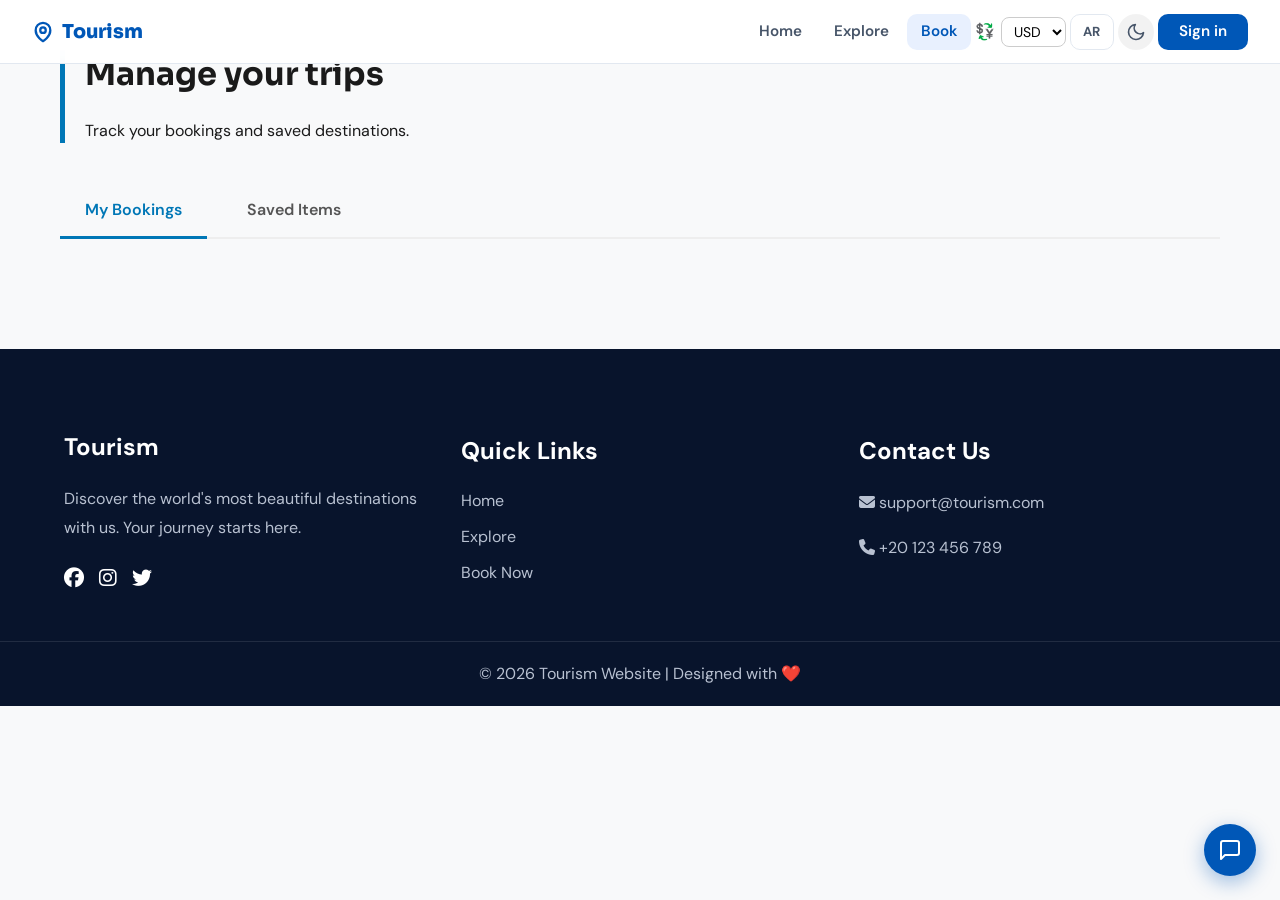
<file: pages/booking.html>
<!DOCTYPE html>
<html lang="en">
<head>
    <meta charset="UTF-8">
    <meta name="viewport" content="width=device-width, initial-scale=1.0">
    <script>
        const savedTheme = localStorage.getItem('theme') || 'light';
        document.documentElement.setAttribute('data-theme', savedTheme);
        const savedLang = localStorage.getItem('lang') || 'en';
        document.documentElement.setAttribute('dir', savedLang === 'ar' ? 'rtl' : 'ltr');
        document.documentElement.setAttribute('lang', savedLang);
    </script>
    
    <title>Manage Your Trips - Tourism Website</title>
    <link rel="preconnect" href="https://fonts.googleapis.com">
    <link rel="preconnect" href="https://fonts.gstatic.com" crossorigin>
    <link href="https://fonts.googleapis.com/css2?family=Sora:wght@400;500;600;700;800&family=DM+Sans:ital,wght@0,300;0,400;0,500;1,400&display=swap" rel="stylesheet">
    
    <link rel="stylesheet" href="../css/main.css">
    <link rel="stylesheet" href="../css/components.css">
    <link rel="stylesheet" href="../css/layout.css">
    <link rel="stylesheet" href="../css/themes/light.css">
    <link rel="stylesheet" href="../css/themes/dark.css">
    <link rel="stylesheet" href="../css/pages/booking.css">
    <link rel="stylesheet" href="https://cdnjs.cloudflare.com/ajax/libs/font-awesome/6.5.1/css/all.min.css">
    <link rel="stylesheet" href="../css/responsive.css">
    <link rel="stylesheet" href="../css/rtl.css">
</head>
<body>

    <nav class="navbar">
        <a href="index.html" class="logo">
            <svg width="22" height="22" viewBox="0 0 24 24" fill="none" stroke="currentColor" stroke-width="2.5" stroke-linecap="round" stroke-linejoin="round">
                <path d="M12 22s-8-4.5-8-11.8A8 8 0 0 1 12 2a8 8 0 0 1 8 8.2c0 7.3-8 11.8-8 11.8z"/>
                <circle cx="12" cy="10" r="3"/>
            </svg>
            Tourism
        </a>

        <div class="nav-links">
            <a href="index.html" data-lang="home">Home</a>
            <a href="search.html" data-lang="explore">Explore</a>
            <a href="booking.html" class="active" data-lang="book">Book</a>

            <div class="currency-selector" id="currencyContainer">
                <span class="currency-icon">💱</span>
                <select id="globalCurrencySelect" onchange="handleCurrencyChange(this.value)">
                    <option value="USD">USD</option>
                    <option value="EGP">EGP</option>
                    <option value="EUR">EUR</option>
                    <option value="GBP">GBP</option>
                    <option value="AED">AED</option>
                    <option value="SAR">SAR</option>
                </select>
            </div>

            <button class="lang-toggle-btn" id="langToggle" aria-label="Toggle language">AR</button>
            <button class="theme-toggle-btn" id="themeToggle" aria-label="Toggle theme"></button>
            <a href="login.html" class="nav-cta" data-lang="signin">Sign in</a>
        </div>

        <button class="nav-hamburger" id="navHamburger" aria-label="Toggle menu">
            <span></span>
            <span></span>
            <span></span>
        </button>
    </nav>

    <div class="container">
        <div class="header-section">
            <h1 style="font-family: 'Sora';" data-lang="manage_trips">Manage your trips</h1>
            <p data-lang="manage_sub">Track your bookings and saved destinations.</p>
        </div>

        <div class="tabs-container">
            <button class="tab-btn active" onclick="openTab(event, 'booked-section')" data-lang="my_bookings">My Bookings</button>
            <button class="tab-btn" onclick="openTab(event, 'saved-section')" data-lang="saved_items">Saved Items</button>
        </div>

        <div id="booked-section" class="tab-content active"></div>
        <div id="saved-section" class="tab-content"></div>
    </div>

    <div id="modal-overlay" class="custom-modal-overlay">
        <div class="custom-modal">
            <h2 id="modal-title" style="font-family: 'Sora';">Success</h2>
            <p id="modal-text">Action completed successfully.</p>
            <button class="confirm-btn" onclick="closeModal()">حسناً</button>
        </div>
    </div>

    <footer class="main-footer">
        <div class="footer-container">
            <div class="footer-section about">
                <h2 class="footer-logo">Tourism</h2>
                <p data-lang="footer_desc">Discover the world's most beautiful destinations with us. Your journey starts here.</p>
                <div class="social-links">
                    <a href="#"><i class="fab fa-facebook"></i></a>
                    <a href="#"><i class="fab fa-instagram"></i></a>
                    <a href="#"><i class="fab fa-twitter"></i></a>
                </div>
            </div>

            <div class="footer-section links">
                <h3 data-lang="quick_links">Quick Links</h3>
                <ul>
                    <li><a href="index.html" data-lang="home">Home</a></li>
                    <li><a href="search.html" data-lang="explore">Explore</a></li>
                    <li><a href="booking.html" data-lang="book_now_footer">Book Now</a></li>
                </ul>
            </div>

            <div class="footer-section contact">
                <h3 data-lang="contact_us">Contact Us</h3>
                <p><i class="fas fa-envelope"></i> support@tourism.com</p>
                <p><i class="fas fa-phone"></i> +20 123 456 789</p>
            </div>
        </div>

        <div class="footer-bottom" data-lang="footer_rights">
            &copy; 2026 Tourism Website | Designed with ❤️
        </div>
    </footer>

    <script src="../js/data.js"></script>
    <script src="../js/currency.js"></script>
    <script src="../js/booking.js"></script>
    <script src="../js/ui.js"></script>
    <script src="../js/translations.js"></script>
    <script src="../js/layout.js"></script>
    <script src="../js/chat.js"></script>

    <script>
        function openTab(evt, sectionId) {
            const contents = document.querySelectorAll(".tab-content");
            contents.forEach(c => c.classList.remove("active"));

            const buttons = document.querySelectorAll(".tab-btn");
            buttons.forEach(b => b.classList.remove("active"));

            document.getElementById(sectionId).classList.add("active");
            evt.currentTarget.classList.add("active");
        }
    </script>

</body>
</html>
</file>
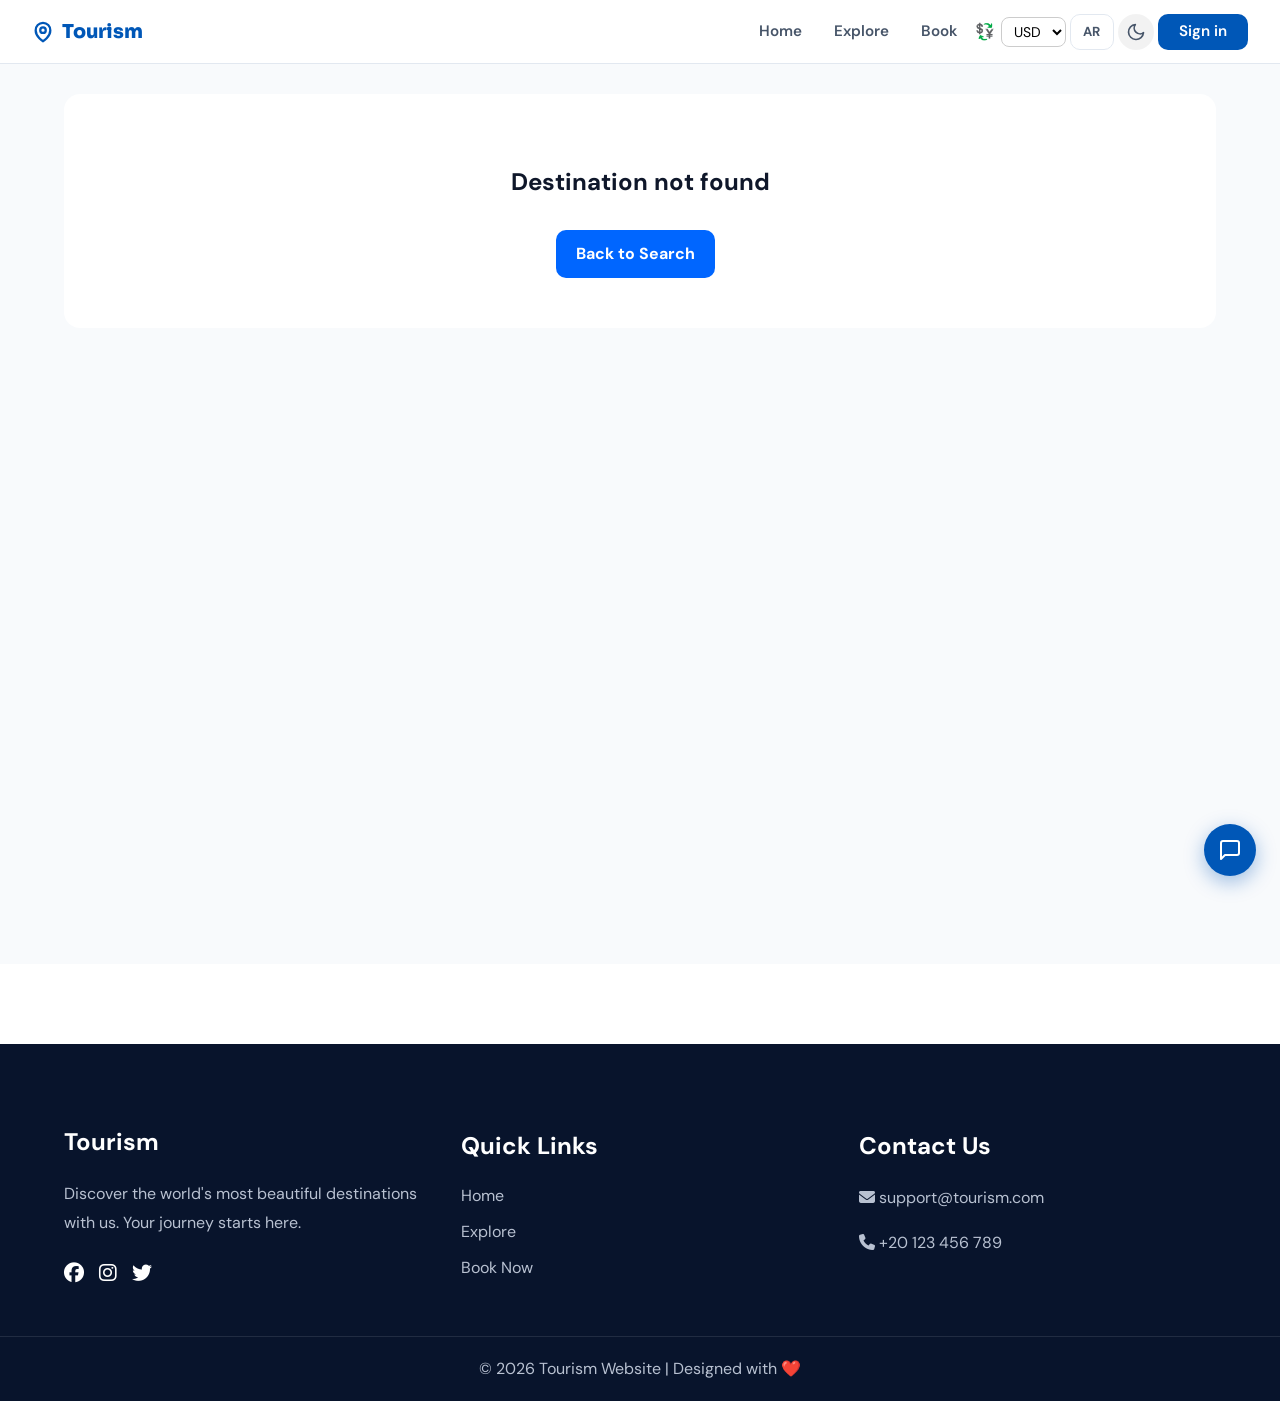
<file: pages/details.html>
<!DOCTYPE html>
<html lang="en">
<head>
    <meta charset="UTF-8">
    <meta name="viewport" content="width=device-width, initial-scale=1.0" />
        <!-- Apply stored theme and language settings immediately to prevent flash -->
    <script>
        const savedTheme = localStorage.getItem('theme') || 'light';
        document.documentElement.setAttribute('data-theme', savedTheme);
        // Apply text direction and language attribute before stylesheets load to prevent flash of wrong direction
        const savedLang = localStorage.getItem('lang') || 'en';
        document.documentElement.setAttribute('dir', savedLang === 'ar' ? 'rtl' : 'ltr');
        document.documentElement.setAttribute('lang', savedLang);
    </script>
    
    <title>Destination Details</title>
    <!-- Preconnect to Google Fonts for faster loading -->
    <link rel="preconnect" href="https://fonts.googleapis.com">
    <link rel="preconnect" href="https://fonts.gstatic.com" crossorigin>

    <!-- Primary and secondary font families -->
    <link href="https://fonts.googleapis.com/css2?family=Sora:wght@400;500;600;700;800&family=DM+Sans:wght@300;400;500&display=swap" rel="stylesheet">

    <!-- Core and component styles -->
    <link rel="stylesheet" href="../css/main.css">
    <link rel="stylesheet" href="../css/components.css">
    <link rel="stylesheet" href="../css/layout.css">

    <!-- Theme stylesheets (light/dark) -->
    <link rel="stylesheet" href="../css/themes/light.css">
    <link rel="stylesheet" href="../css/themes/dark.css">

    <!-- Page-specific styles for details page -->
    <link rel="stylesheet" href="../css/pages/details.css">

    <!-- Font Awesome icons -->
    <link rel="stylesheet" href="https://cdnjs.cloudflare.com/ajax/libs/font-awesome/6.5.1/css/all.min.css">
    
    <!-- Responsive design adjustments -->
    <link rel="stylesheet" href="../css/responsive.css">
    <link rel="stylesheet" href="../css/rtl.css">
</head>

<body>

    <!-- Site navigation bar -->
    <nav class="navbar">
    <a href="index.html" class="logo">
        <svg width="22" height="22" viewBox="0 0 24 24" fill="none" stroke="currentColor" stroke-width="2.5">
            <path d="M12 22s-8-4.5-8-11.8A8 8 0 0 1 12 2a8 8 0 0 1 8 8.2c0 7.3-8 11.8-8 11.8z"/>
            <circle cx="12" cy="10" r="3"/>
        </svg>
        Tourism
    </a>
    <div class="nav-links">
        <a href="index.html" data-lang="home">Home</a>
        <a href="search.html" data-lang="explore">Explore</a>
        <a href="booking.html" data-lang="book">Book</a>

        <!-- Currency Selector -->
        <div class="currency-selector" id="currencyContainer">
            <span class="currency-icon">💱</span>
            <select id="globalCurrencySelect" onchange="handleCurrencyChange(this.value)">
                <option value="USD">USD</option>
                <option value="EGP">EGP</option>
                <option value="EUR">EUR</option>
                <option value="GBP">GBP</option>
                <option value="AED">AED</option>
                <option value="SAR">SAR</option>
            </select>
        </div>

            <!-- Language toggle (English / Arabic) -->
            <button class="lang-toggle-btn" id="langToggle" aria-label="Toggle language">AR</button>
            
            <!-- Theme toggle (light / dark) -->
            <button class="theme-toggle-btn" id="themeToggle" aria-label="Toggle theme"></button>

            <!-- Call-to-action sign in button -->
            <a href="login.html" class="nav-cta" data-lang="signin">Sign in</a>
    </div>

    <button class="nav-hamburger" id="navHamburger" aria-label="Toggle menu">
        <span></span>
        <span></span>
        <span></span>
    </button>
</nav>

    <!-- MAIN -->
    <main class="details-page">
        <div class="container">
            
            <!-- Destination details will be injected here dynamically -->
            <div id="detailsContainer" class="details-container">
                <!-- content -->
            </div>

        </div>
    </main>

    <!-- Site footer -->
        <footer class="main-footer">
     <div class="footer-container">
        <div class="footer-section about">
            <h2 class="footer-logo">Tourism</h2>
            <p data-lang="footer_desc">Discover the world's most beautiful destinations with us. Your journey starts here.</p>
            <div class="social-links">
                <a href="#"><i class="fab fa-facebook"></i></a>
                <a href="#"><i class="fab fa-instagram"></i></a>
                <a href="#"><i class="fab fa-twitter"></i></a>
            </div>
        </div>

        <div class="footer-section links">
            <h3 data-lang="quick_links">Quick Links</h3>
            <ul>
                <li><a href="index.html" data-lang="home">Home</a></li>
                <li><a href="search.html" data-lang="explore">Explore</a></li>
                <li><a href="booking.html" data-lang="book_now_footer">Book Now</a></li>
            </ul>
        </div>

        <div class="footer-section contact">
            <h3 data-lang="contact_us">Contact Us</h3>
            <p><i class="fas fa-envelope"></i> support@tourism.com</p>
            <p><i class="fas fa-phone"></i> +20 123 456 789</p>
        </div>
    </div>

    <div class="footer-bottom" data-lang="footer_rights">
        &copy; 2026 Tourism Website | Designed with ❤️
    </div>
    </footer>

    <!-- External JavaScript libraries and modules -->
    <script src="../js/data.js"></script>
    <script src="../js/currency.js"></script>
    <script src="../js/details.js"></script>
    <script src="../js/ui.js"></script>
    <script src="../js/translations.js"></script>
    <script src="../js/layout.js"></script>
    <script src="../js/chat.js"></script>
</body>
</html>
</file>
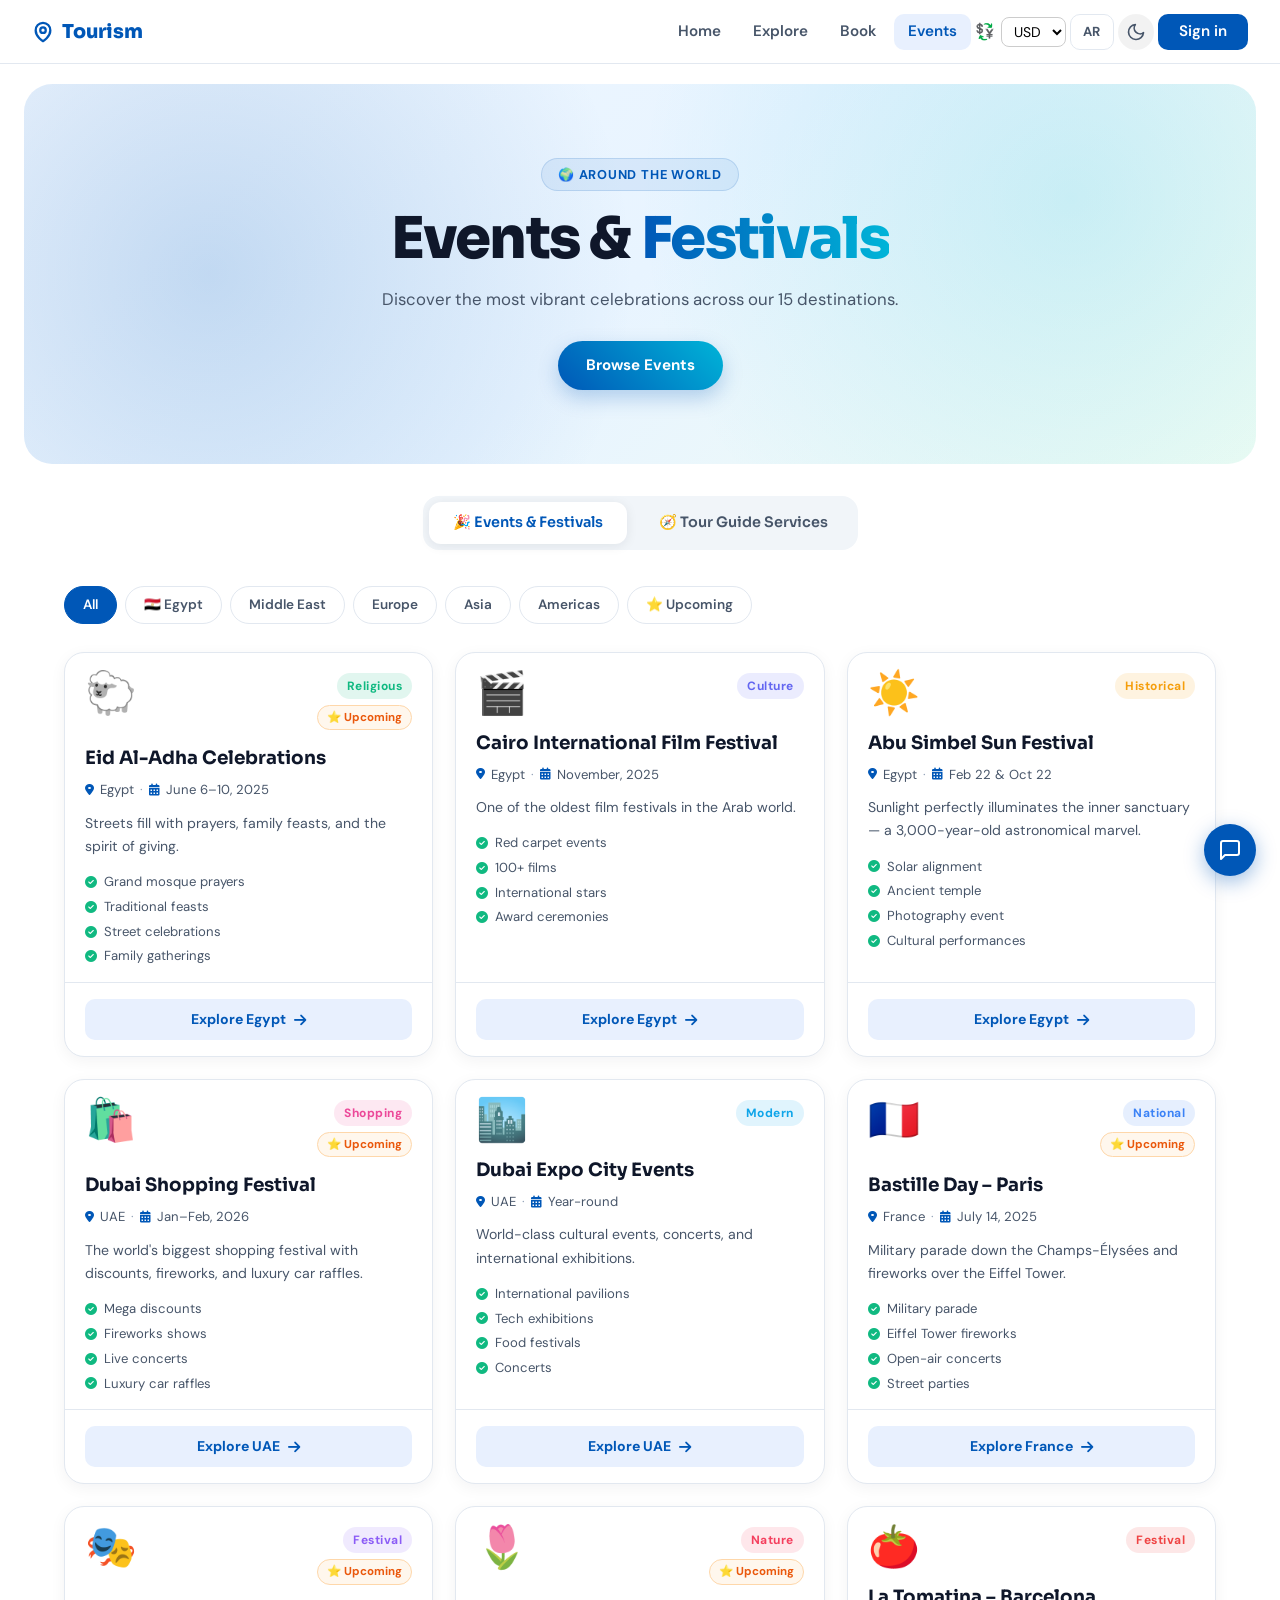
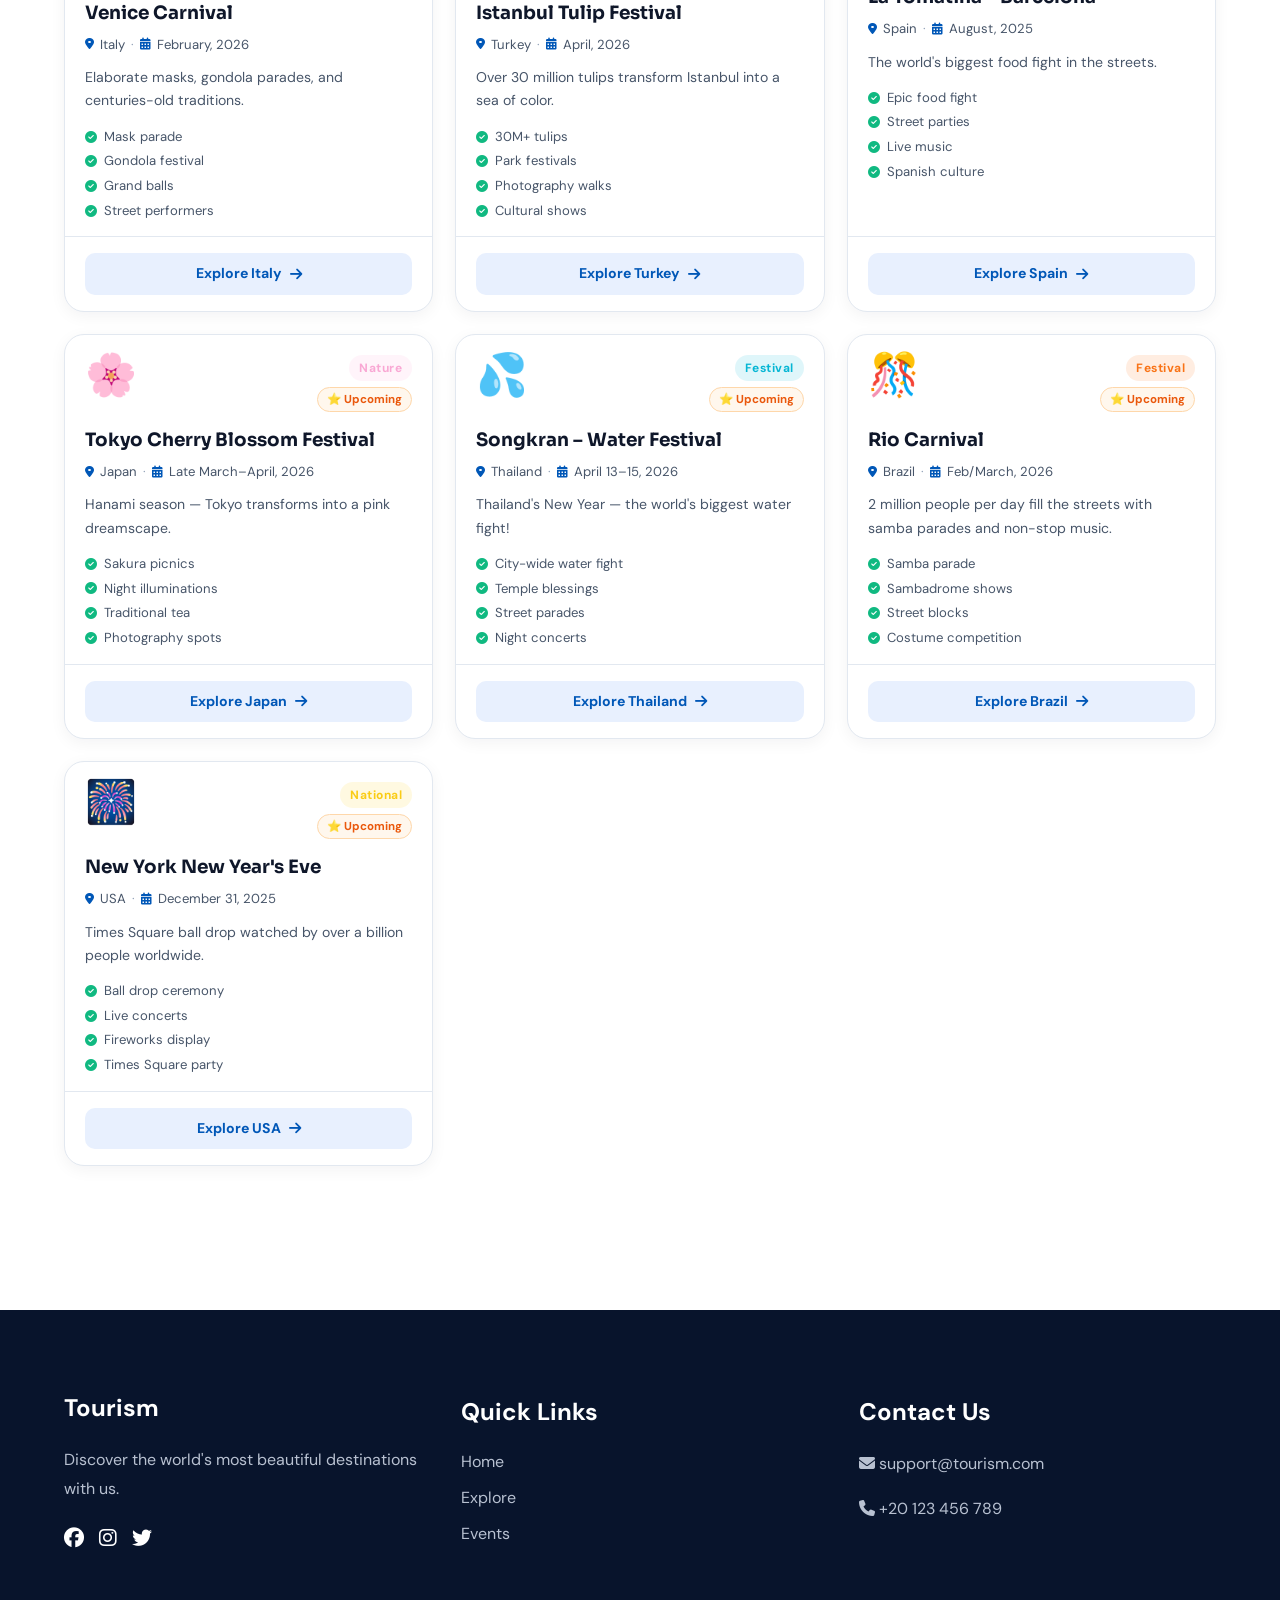
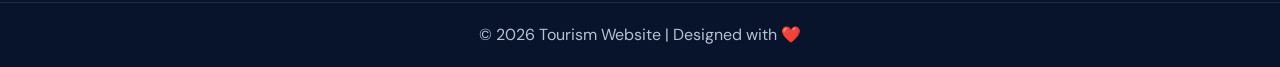
<file: pages/events.html>
<!DOCTYPE html>
<html lang="en">
<head>
    <meta charset="UTF-8">
    <meta name="viewport" content="width=device-width, initial-scale=1.0">

    <!--
        نفس الـ anti-flash trick بتاع الـ home page —
        بس هنا الكود مضغوط في سطر واحد (shorthand)
        t = theme  |  l = lang
        نفس الفكرة: بنحط الـ attributes على <html> قبل ما أي CSS يتحمل
    -->
    <script>
        const t = localStorage.getItem('theme') || 'light', l = localStorage.getItem('lang') || 'en';
        document.documentElement.setAttribute('data-theme', t);
        document.documentElement.setAttribute('dir', l === 'ar' ? 'rtl' : 'ltr');
        document.documentElement.setAttribute('lang', l);
    </script>

    <title>Events & Tour Guides – Tourism</title>

    <!-- ===== Google Fonts ===== -->
    <link rel="preconnect" href="https://fonts.googleapis.com">
    <link rel="preconnect" href="https://fonts.gstatic.com" crossorigin>
    <!-- Sora للعناوين، DM Sans للنصوص — نفس الـ fonts بتاعة الـ home -->
    <link href="https://fonts.googleapis.com/css2?family=Sora:wght@400;600;700;800&family=DM+Sans:wght@400;500&display=swap" rel="stylesheet">

    <!-- Font Awesome للأيقونات -->
    <link rel="stylesheet" href="https://cdnjs.cloudflare.com/ajax/libs/font-awesome/6.5.1/css/all.min.css">

    <!-- ===== ملفات الـ CSS (من العام للخاص) ===== -->
    <link rel="stylesheet" href="../css/main.css">         <!-- ستايلات أساسية عامة -->
    <link rel="stylesheet" href="../css/components.css">   <!-- مكونات مشتركة -->
    <link rel="stylesheet" href="../css/layout.css">       <!-- navbar والـ layout العام -->
    <link rel="stylesheet" href="../css/themes/light.css"> <!-- ألوان الـ light theme -->
    <link rel="stylesheet" href="../css/themes/dark.css">  <!-- ألوان الـ dark theme -->
    <link rel="stylesheet" href="../css/pages/events.css"> <!-- ستايلات خاصة بالـ events page بس -->
    <link rel="stylesheet" href="../css/responsive.css">   <!-- media queries -->
    <!-- ملاحظة: مفيش rtl.css هنا — الـ RTL للـ events جوه events.css نفسه -->
</head>
<body>

<!-- =====================
     Navbar (مشترك مع كل الصفحات)
     =====================
     نفس الـ navbar بتاع الـ home،
     الفرق الوحيد: class="active" على رابط Events مش Home
-->
<nav class="navbar">
    <a href="index.html" class="logo">
        <svg width="22" height="22" viewBox="0 0 24 24" fill="none" stroke="currentColor" stroke-width="2.5" stroke-linecap="round" stroke-linejoin="round">
            <path d="M12 22s-8-4.5-8-11.8A8 8 0 0 1 12 2a8 8 0 0 1 8 8.2c0 7.3-8 11.8-8 11.8z"/>
            <circle cx="12" cy="10" r="3"/>
        </svg>
        Tourism
    </a>

    <div class="nav-links">
        <a href="index.html" data-lang="home">Home</a>
        <a href="search.html" data-lang="explore">Explore</a>
        <a href="booking.html" data-lang="book">Book</a>
        <a href="events.html" class="active">Events</a> <!-- active هنا على Events -->

        <!-- مبدّل العملة -->
        <div class="currency-selector" id="currencyContainer">
            <span class="currency-icon">💱</span>
            <select id="globalCurrencySelect" onchange="handleCurrencyChange(this.value)">
                <option value="USD">USD</option><option value="EGP">EGP</option>
                <option value="EUR">EUR</option><option value="GBP">GBP</option>
                <option value="AED">AED</option><option value="SAR">SAR</option>
            </select>
        </div>

        <button class="lang-toggle-btn" id="langToggle">AR</button>
        <button class="theme-toggle-btn" id="themeToggle"></button>
        <a href="login.html" class="nav-cta" data-lang="signin">Sign in</a>
    </div>

    <!-- زرار الـ hamburger للموبايل -->
    <button class="nav-hamburger" id="navHamburger"><span></span><span></span><span></span></button>
</nav>


<!-- =====================
     Events Hero Section
     =====================
     Hero خاص بصفحة الـ events —
     مختلف عن الـ home hero في الشكل والـ CSS class
-->
<div class="events-hero">
    <!-- طبقة خلفية منفصلة عشان نقدر نتحكم فيها بالـ CSS (صورة أو gradient) -->
    <div class="events-hero-bg"></div>

    <div class="events-hero-content">
        <span class="events-kicker">🌍 Around the World</span>
        <h1>Events & <span class="events-hero-accent">Festivals</span></h1> <!-- الكلمة التانية ليها لون مختلف -->
        <p>Discover the most vibrant celebrations across our 15 destinations.</p>
        <div class="events-hero-btns">
            <!-- لينك anchor بينزل مباشرة لـ section الـ events تحت في نفس الصفحة -->
            <a href="#events-section" class="ev-btn-primary">Browse Events</a>
        </div>
    </div>
</div>


<!-- =====================
     المحتوى الرئيسي
     ===================== -->
<div class="ev-container">

    <!-- =====================
         Tabs (تبديل بين Events وTour Guides)
         =====================
         زرارين بيشغّلوا switchTab() في events.js —
         data-tab بيحدد أيه الـ section اللي هيبان
    -->
    <div class="ev-tabs">
        <button class="ev-tab active" data-tab="events" onclick="switchTab('events')">🎉 Events & Festivals</button>
        <button class="ev-tab"        data-tab="guides" onclick="switchTab('guides')">🧭 Tour Guide Services</button>
    </div>


    <!-- =====================
         Events Section (Tab الأول)
         =====================
         active-section = بيان بالـ CSS
         id="events-section" = target للـ anchor link في الـ Hero
    -->
    <section id="events-section" class="ev-section active-section">

        <!-- شريط الـ filter: بيفلتر الـ events حسب المنطقة الجغرافية -->
        <div class="ev-filter-bar">
            <!-- كل زرار بيبعت category مختلفة لـ filterEvents() في events.js -->
            <button class="ev-filter active" onclick="filterEvents('all',this)">All</button>
            <button class="ev-filter" onclick="filterEvents('egypt',this)">🇪🇬 Egypt</button>
            <button class="ev-filter" onclick="filterEvents('middle-east',this)">Middle East</button>
            <button class="ev-filter" onclick="filterEvents('europe',this)">Europe</button>
            <button class="ev-filter" onclick="filterEvents('asia',this)">Asia</button>
            <button class="ev-filter" onclick="filterEvents('americas',this)">Americas</button>
            <button class="ev-filter" onclick="filterEvents('upcoming',this)">⭐ Upcoming</button>
        </div>

        <!-- الـ JS بيبني الـ event cards هنا ديناميكياً من data.js -->
        <div class="ev-grid" id="eventsGrid"></div>
    </section>


    <!-- =====================
         Guides Section (Tab التاني)
         =====================
         مخفي في البداية — بيبان لما المستخدم يضغط Tab الـ guides
    -->
    <section id="guides-section" class="ev-section">
        <div class="guides-intro">
            <h2>Expert Local Tour Guides</h2>
            <p>Connect with certified local guides who know every hidden gem.</p>
        </div>

        <!-- الـ JS بيبني الـ guide cards هنا ديناميكياً -->
        <div class="guides-grid" id="guidesGrid"></div>
    </section>

</div><!-- /ev-container -->


<!-- =====================
     Footer (مشترك مع كل الصفحات)
     =====================
     مبسّط شوية مقارنة بالـ home — data-lang مش موجودة هنا
     (الـ events page مش بتدعم الترجمة الكاملة)
-->
<footer class="main-footer">
    <div class="footer-container">
        <div class="footer-section about">
            <h2 class="footer-logo">Tourism</h2>
            <p>Discover the world's most beautiful destinations with us.</p>
            <div class="social-links">
                <a href="#"><i class="fab fa-facebook"></i></a>
                <a href="#"><i class="fab fa-instagram"></i></a>
                <a href="#"><i class="fab fa-twitter"></i></a>
            </div>
        </div>

        <div class="footer-section links">
            <h3>Quick Links</h3>
            <ul>
                <li><a href="index.html">Home</a></li>
                <li><a href="search.html">Explore</a></li>
                <li><a href="events.html">Events</a></li>
            </ul>
        </div>

        <div class="footer-section contact">
            <h3>Contact Us</h3>
            <p><i class="fas fa-envelope"></i> support@tourism.com</p>
            <p><i class="fas fa-phone"></i> +20 123 456 789</p>
        </div>
    </div>
    <div class="footer-bottom">&copy; 2026 Tourism Website | Designed with ❤️</div>
</footer>


<!-- ===== ملفات الـ JS (الترتيب مهم!) ===== -->
<script src="../js/data.js"></script>         <!-- بيانات الـ events والـ guides -->
<script src="../js/currency.js"></script>      <!-- تحويل العملات -->
<script src="../js/events.js"></script>        <!-- switchTab() و filterEvents() وبناء الـ cards -->
<script src="../js/translations.js"></script>  <!-- نظام الترجمة -->
<script src="../js/layout.js"></script>        <!-- navbar والـ hamburger -->
<script src="../js/chat.js"></script>          <!-- الشات أو أي feature إضافي -->
<!-- ملاحظة: main.js و ui.js مش موجودين هنا — مش محتاجينهم في الـ events page -->

</body>
</html>
</file>
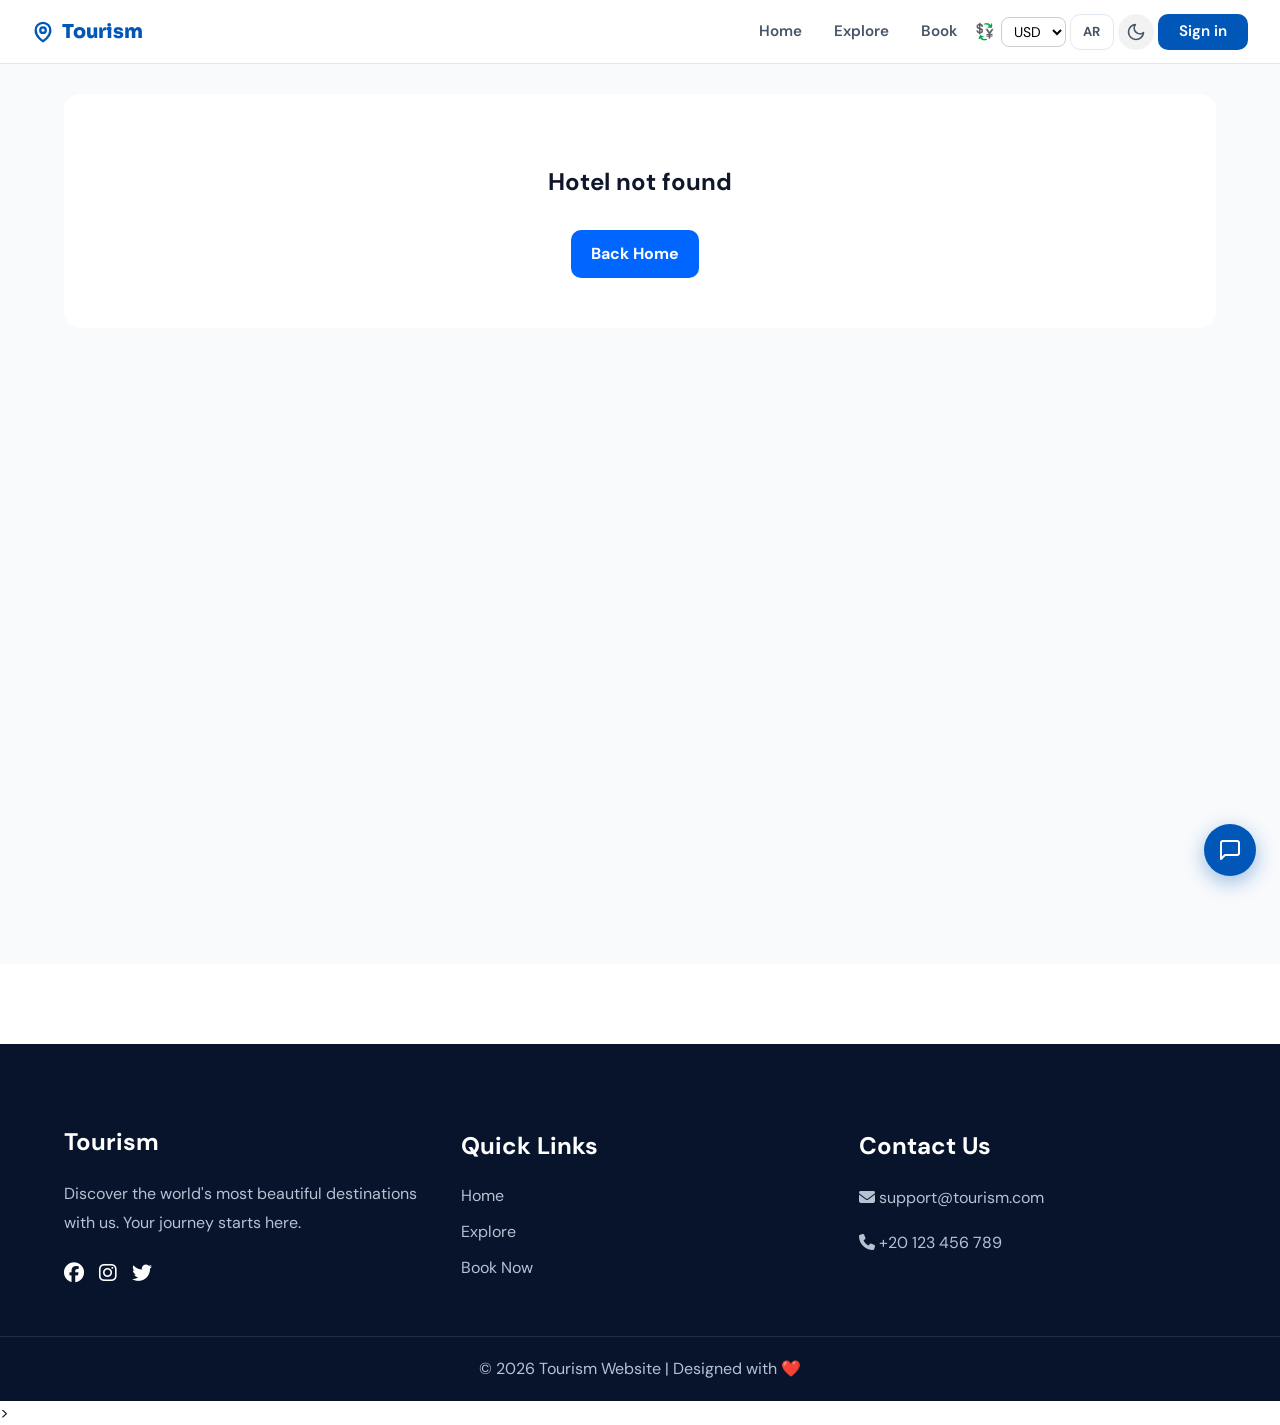
<file: pages/hotel-details.html>
<!DOCTYPE html>
<html lang="en">
<head>
    <meta charset="UTF-8">
    <meta name="viewport" content="width=device-width, initial-scale=1.0">
        <!-- Apply stored theme and language settings immediately to prevent flash -->
    <script>
        const savedTheme = localStorage.getItem('theme') || 'light';
        document.documentElement.setAttribute('data-theme', savedTheme);
        // Apply text direction and language attribute before stylesheets load to prevent flash of wrong direction
        const savedLang = localStorage.getItem('lang') || 'en';
        document.documentElement.setAttribute('dir', savedLang === 'ar' ? 'rtl' : 'ltr');
        document.documentElement.setAttribute('lang', savedLang);
    </script>
    
    <title>Hotel Details</title>

    <!-- Preconnect to Google Fonts for faster loading -->
    <link rel="preconnect" href="https://fonts.googleapis.com">
    <link rel="preconnect" href="https://fonts.gstatic.com" crossorigin>
    <!-- Primary and secondary font families -->
    <link href="https://fonts.googleapis.com/css2?family=Sora:wght@400;500;600;700;800&family=DM+Sans:wght@300;400;500&display=swap" rel="stylesheet">

    <!-- Core stylesheets -->
    <link rel="stylesheet" href="../css/main.css">
    <link rel="stylesheet" href="../css/components.css">
    <link rel="stylesheet" href="../css/layout.css">
    <!-- Theme stylesheets (light/dark) -->
    <link rel="stylesheet" href="../css/themes/light.css">
    <link rel="stylesheet" href="../css/themes/dark.css">
    <!-- Page-specific styles (shared between destination and hotel details) -->
    <link rel="stylesheet" href="../css/pages/details.css">
    <!-- Font Awesome icons -->
    <link rel="stylesheet" href="https://cdnjs.cloudflare.com/ajax/libs/font-awesome/6.5.1/css/all.min.css">
    <!-- Responsive layout adjustments -->
    <link rel="stylesheet" href="../css/responsive.css">
    <link rel="stylesheet" href="../css/rtl.css">
</head>

<body>

    <!-- Site navigation bar -->
    <nav class="navbar">
    <a href="index.html" class="logo">
        <svg width="22" height="22" viewBox="0 0 24 24" fill="none" stroke="currentColor" stroke-width="2.5">
            <path d="M12 22s-8-4.5-8-11.8A8 8 0 0 1 12 2a8 8 0 0 1 8 8.2c0 7.3-8 11.8-8 11.8z"/>
            <circle cx="12" cy="10" r="3"/>
        </svg>
        Tourism
    </a>
    <div class="nav-links">
        <a href="index.html" data-lang="home">Home</a>
        <a href="search.html" data-lang="explore">Explore</a>
        <a href="booking.html" data-lang="book">Book</a>

        <!-- Multi-currency selector dropdown -->   
        <div class="currency-selector" id="currencyContainer">
            <span class="currency-icon">💱</span>
            <select id="globalCurrencySelect" onchange="handleCurrencyChange(this.value)">
                <option value="USD">USD</option>
                <option value="EGP">EGP</option>
                <option value="EUR">EUR</option>
                <option value="GBP">GBP</option>
                <option value="AED">AED</option>
                <option value="SAR">SAR</option>
            </select>
        </div>
            <!-- Language toggle (English / Arabic) -->
            <button class="lang-toggle-btn" id="langToggle" aria-label="Toggle language">AR</button>
            <!-- Theme toggle (light / dark) -->
            <button class="theme-toggle-btn" id="themeToggle" aria-label="Toggle theme"></button>
            <!-- Call-to-action sign in button -->
            <a href="login.html" class="nav-cta" data-lang="signin">Sign in</a>
    </div>

    <!-- Main content area -->
    <button class="nav-hamburger" id="navHamburger" aria-label="Toggle menu">
        <span></span>
        <span></span>
        <span></span>
    </button>
</nav>

    <main class="details-page">
        <div class="container">
            <!-- Hotel details will be dynamically injected here by hotel-details.js -->
             <div id="hotelDetailsContainer" class="details-container">
                <!-- Hotel details content -->
            </div>
        </div>
    </main>

    <!-- Site footer -->
        <footer class="main-footer">
     <div class="footer-container">
        <div class="footer-section about">
            <h2 class="footer-logo">Tourism</h2>
            <p data-lang="footer_desc">Discover the world's most beautiful destinations with us. Your journey starts here.</p>
            <div class="social-links">
                <a href="#"><i class="fab fa-facebook"></i></a>
                <a href="#"><i class="fab fa-instagram"></i></a>
                <a href="#"><i class="fab fa-twitter"></i></a>
            </div>
        </div>

        <div class="footer-section links">
            <h3 data-lang="quick_links">Quick Links</h3>
            <ul>
                <li><a href="index.html" data-lang="home">Home</a></li>
                <li><a href="search.html" data-lang="explore">Explore</a></li>
                <li><a href="booking.html" data-lang="book_now_footer">Book Now</a></li>
            </ul>
        </div>

        <div class="footer-section contact">
            <h3 data-lang="contact_us">Contact Us</h3>
            <p><i class="fas fa-envelope"></i> support@tourism.com</p>
            <p><i class="fas fa-phone"></i> +20 123 456 789</p>
        </div>
    </div>

    <div class="footer-bottom" data-lang="footer_rights">
        &copy; 2026 Tourism Website | Designed with ❤️
    </div>
    </footer>

    <!-- JavaScript files: order is critical for dependencies -->
    <!-- Core data and currency logic -->
    <script src="../js/data.js"></script>
    <script src="../js/currency.js"></script>
    
    <!-- booking.js must load BEFORE hotel-details.js because hotel-details uses discount functions and localStorage operations defined in booking.js -->>
    <script src="../js/booking.js"></script> 
    
     <!-- Hotel details page logic (depends on booking.js) -->
    <script src="../js/hotel-details.js"></script>
    
    <!-- General UI and translation modules -->
    <script src="../js/ui.js"></script>
    <script src="../js/translations.js"></script>
    <script src="../js/layout.js"></script>
    <script src="../js/chat.js"></script>
</body>
</html>
</file>
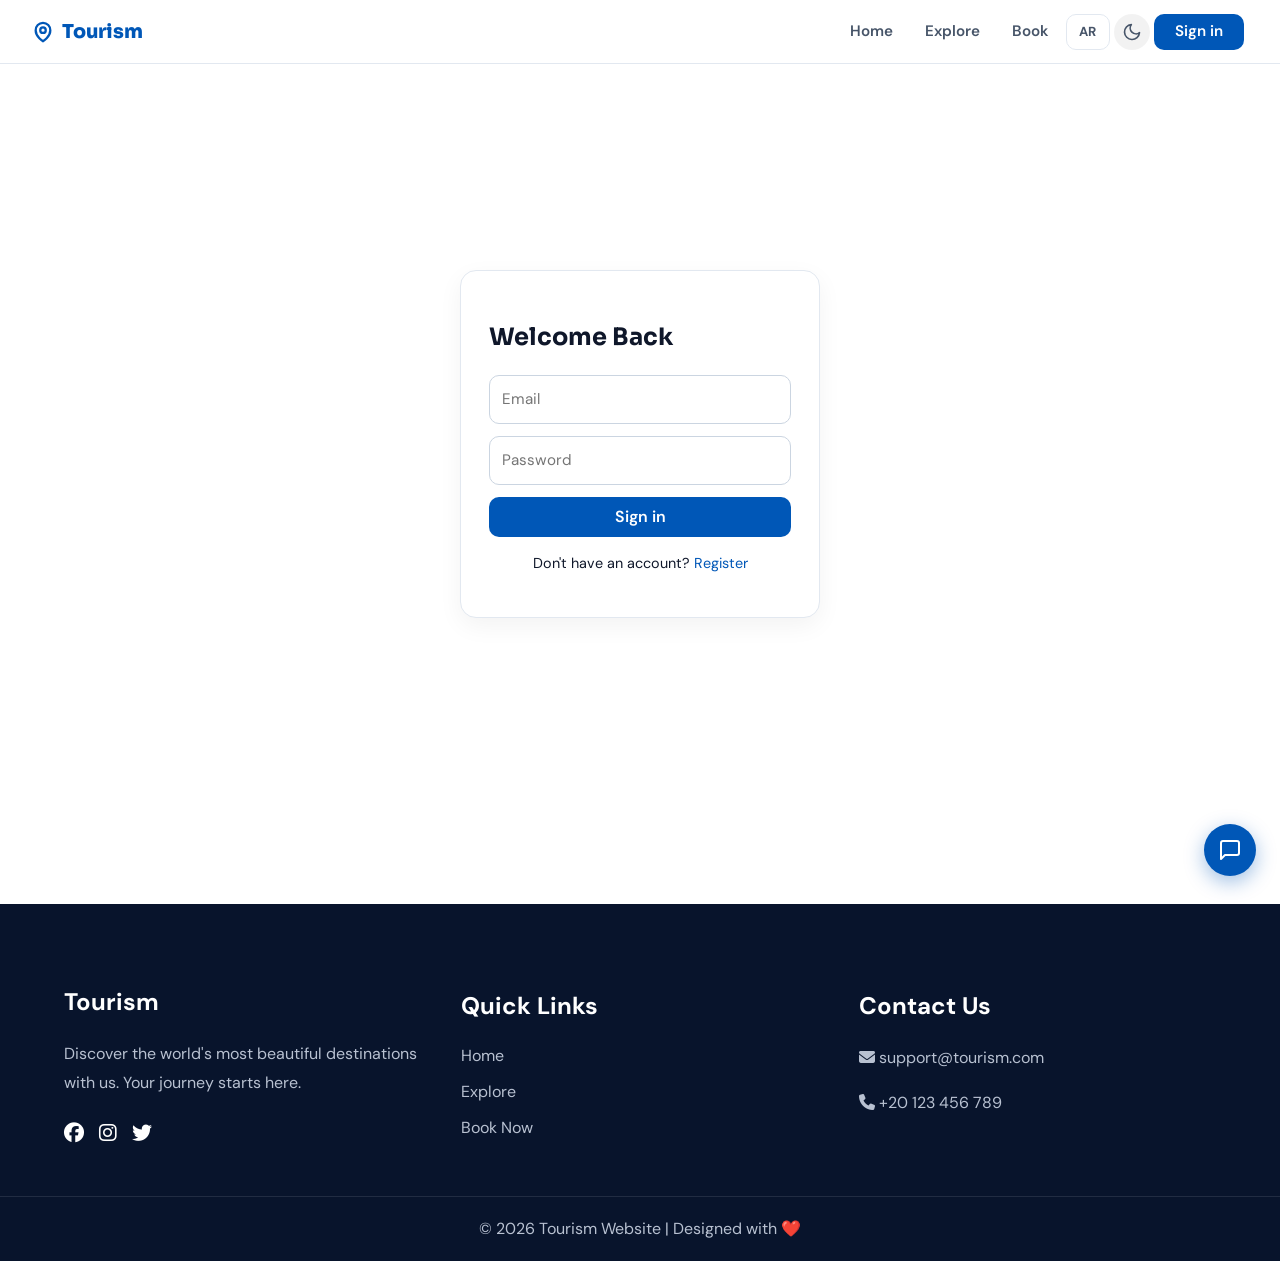
<file: pages/login.html>
<!DOCTYPE html>
<html lang="en">
<head>
<meta charset="UTF-8">
<meta name="viewport" content="width=device-width, initial-scale=1.0">
    <!-- Apply theme before page render to prevent flash -->
    <script>
        const savedTheme = localStorage.getItem('theme') || 'light';
        document.documentElement.setAttribute('data-theme', savedTheme);
        // Apply lang/dir before CSS loads to prevent flash of wrong direction
        const savedLang = localStorage.getItem('lang') || 'en';
        document.documentElement.setAttribute('dir', savedLang === 'ar' ? 'rtl' : 'ltr');
        document.documentElement.setAttribute('lang', savedLang);
    </script>
    
    <title>Login - Tourism</title>

<link rel="preconnect" href="https://fonts.googleapis.com">
<link rel="preconnect" href="https://fonts.gstatic.com" crossorigin>
<link href="https://fonts.googleapis.com/css2?family=Sora:wght@400;500;600;700;800&family=DM+Sans:ital,wght@0,300;0,400;0,500;1,400&display=swap" rel="stylesheet">

<link rel="stylesheet" href="../css/main.css">
<link rel="stylesheet" href="../css/components.css">
<link rel="stylesheet" href="../css/layout.css">
    <link rel="stylesheet" href="../css/themes/light.css">
    <link rel="stylesheet" href="../css/themes/dark.css">
<link rel="stylesheet" href="../css/pages/login.css">
    <link rel="stylesheet" href="https://cdnjs.cloudflare.com/ajax/libs/font-awesome/6.5.1/css/all.min.css">
    <link rel="stylesheet" href="../css/responsive.css">
    <link rel="stylesheet" href="../css/rtl.css">
</head>

<body>

<!-- NAVBAR -->
<nav class="navbar">
  <a href="index.html" class="logo">
    <svg width="22" height="22" viewBox="0 0 24 24" fill="none" stroke="currentColor" stroke-width="2.5">
      <path d="M12 22s-8-4.5-8-11.8A8 8 0 0 1 12 2a8 8 0 0 1 8 8.2c0 7.3-8 11.8-8 11.8z"/>
      <circle cx="12" cy="10" r="3"/>
    </svg>
    Tourism
  </a>

  <div class="nav-links">
    <a href="index.html" data-lang="home">Home</a>
    <a href="search.html" data-lang="explore">Explore</a>
    <a href="booking.html" data-lang="book">Book</a>
                <button class="lang-toggle-btn" id="langToggle" aria-label="Toggle language">AR</button>
            <button class="theme-toggle-btn" id="themeToggle" aria-label="Toggle theme"></button>
            <a href="login.html" class="nav-cta active" data-lang="signin">Sign in</a>
  </div>

  <button class="nav-hamburger" id="navHamburger" aria-label="Toggle menu">
    <span></span>
    <span></span>
    <span></span>
  </button>
</nav>

<!-- CONTENT -->
<div class="container">
  <div class="auth-wrapper">
    
    <div class="auth-box">
      <h2 data-lang="welcome_back">Welcome Back</h2>

      <!-- ✅ مهم -->
      <form id="loginForm">
        <input type="text" id="email" placeholder="Email" data-placeholder-lang="ph_email">
        <input type="password" id="password" placeholder="Password" data-placeholder-lang="ph_password">

        <button type="submit" data-lang="login_submit">Sign in</button>

        <p id="error"></p>

        <p class="auth-footer">
          <span data-lang="no_account">Don't have an account?</span>
          <a href="register.html" data-lang="register_link">Register</a>
        </p>
      </form>

    </div>

  </div>
</div>

<!-- FOOTER -->
    <footer class="main-footer">
     <div class="footer-container">
        <div class="footer-section about">
            <h2 class="footer-logo">Tourism</h2>
            <p data-lang="footer_desc">Discover the world's most beautiful destinations with us. Your journey starts here.</p>
            <div class="social-links">
                <a href="#"><i class="fab fa-facebook"></i></a>
                <a href="#"><i class="fab fa-instagram"></i></a>
                <a href="#"><i class="fab fa-twitter"></i></a>
            </div>
        </div>

        <div class="footer-section links">
            <h3 data-lang="quick_links">Quick Links</h3>
            <ul>
                <li><a href="index.html" data-lang="home">Home</a></li>
                <li><a href="search.html" data-lang="explore">Explore</a></li>
                <li><a href="booking.html" data-lang="book_now_footer">Book Now</a></li>
            </ul>
        </div>

        <div class="footer-section contact">
            <h3 data-lang="contact_us">Contact Us</h3>
            <p><i class="fas fa-envelope"></i> support@tourism.com</p>
            <p><i class="fas fa-phone"></i> +20 123 456 789</p>
        </div>
    </div>

    <div class="footer-bottom" data-lang="footer_rights">
        &copy; 2026 Tourism Website | Designed with ❤️
    </div>
    </footer>

<!-- ✅ السكريبتات هنا مش في الهيد -->
<script src="../js/users.js"></script>
<script src="../js/login.js"></script>
<script src="../js/ui.js"></script>
<div id="toast" class="toast"></div>

    <script src="../js/translations.js"></script>
    <script src="../js/layout.js"></script>
    <script src="../js/chat.js"></script>
</body>
</html>
</file>
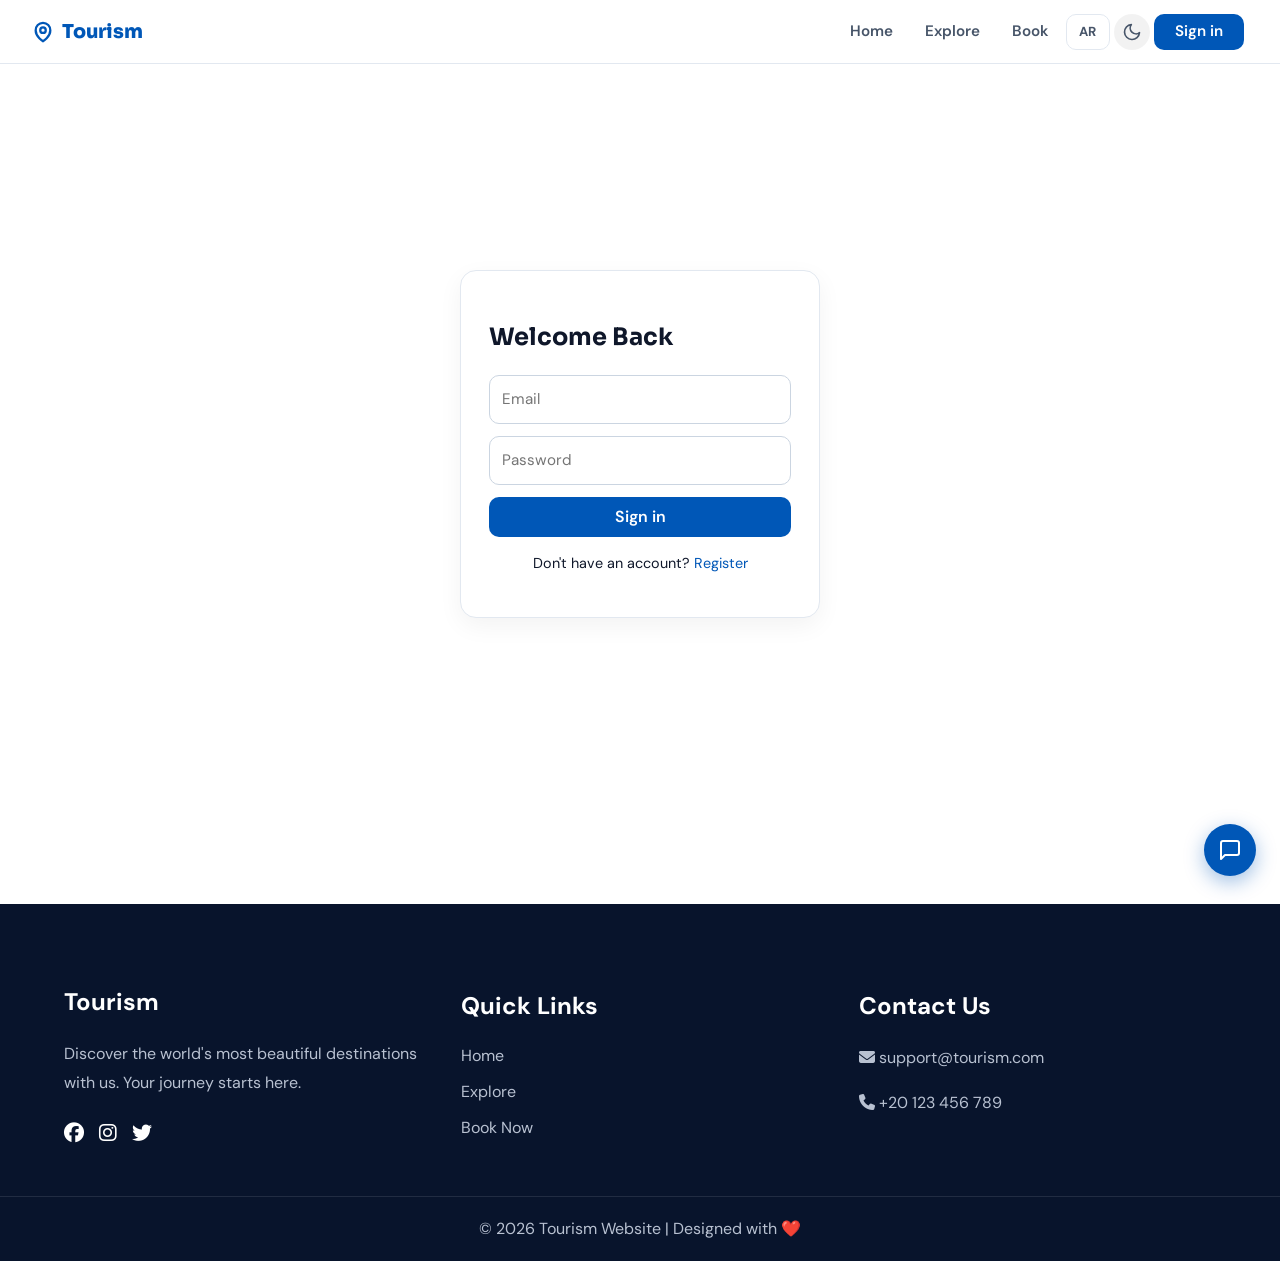
<file: pages/profile.html>
<!DOCTYPE html>
<html lang="en">
<head>
<meta charset="UTF-8">
<meta name="viewport" content="width=device-width, initial-scale=1.0">
    <!-- Apply theme before page render to prevent flash -->
    <script>
        const savedTheme = localStorage.getItem('theme') || 'light';
        document.documentElement.setAttribute('data-theme', savedTheme);
        // Apply lang/dir before CSS loads to prevent flash of wrong direction
        const savedLang = localStorage.getItem('lang') || 'en';
        document.documentElement.setAttribute('dir', savedLang === 'ar' ? 'rtl' : 'ltr');
        document.documentElement.setAttribute('lang', savedLang);
    </script>
    
    <title>Profile - Tourism</title>

<link rel="preconnect" href="https://fonts.googleapis.com">
<link rel="preconnect" href="https://fonts.gstatic.com" crossorigin>
<link href="https://fonts.googleapis.com/css2?family=Sora:wght@400;500;600;700;800&family=DM+Sans:ital,wght@0,300;0,400;0,500;1,400&display=swap" rel="stylesheet">

<link rel="stylesheet" href="../css/main.css">
<link rel="stylesheet" href="../css/components.css">
<link rel="stylesheet" href="../css/layout.css">
    <link rel="stylesheet" href="../css/themes/light.css">
    <link rel="stylesheet" href="../css/themes/dark.css">
<link rel="stylesheet" href="../css/pages/profile.css">
    <link rel="stylesheet" href="https://cdnjs.cloudflare.com/ajax/libs/font-awesome/6.5.1/css/all.min.css">
    <link rel="stylesheet" href="../css/responsive.css">
    <link rel="stylesheet" href="../css/rtl.css">
</head>

<body>

<!-- NAVBAR (موحد مع باقي الموقع) -->
<nav class="navbar">
  <a href="index.html" class="logo">
    <svg width="22" height="22" viewBox="0 0 24 24" fill="none" stroke="currentColor" stroke-width="2.5">
      <path d="M12 22s-8-4.5-8-11.8A8 8 0 0 1 12 2a8 8 0 0 1 8 8.2c0 7.3-8 11.8-8 11.8z"/>
      <circle cx="12" cy="10" r="3"/>
    </svg>
    Tourism
  </a>
  <div class="nav-links">
    <a href="index.html" data-lang="home">Home</a>
    <a href="search.html" data-lang="explore">Explore</a>
    <a href="booking.html" data-lang="book">Book</a>
                <button class="lang-toggle-btn" id="langToggle" aria-label="Toggle language">AR</button>
            <button class="theme-toggle-btn" id="themeToggle" aria-label="Toggle theme"></button>
            <a href="login.html" class="nav-cta" data-lang="signin">Sign in</a>
  </div>

  <button class="nav-hamburger" id="navHamburger" aria-label="Toggle menu">
    <span></span>
    <span></span>
    <span></span>
  </button>
</nav>

<!-- ===== PROFILE PAGE ===== -->
<div class="profile-page">

  <!-- HERO SECTION -->
  <div class="profile-hero">
    <div class="hero-bg-decor">
      <span class="decor-circle c1"></span>
      <span class="decor-circle c2"></span>
      <span class="decor-circle c3"></span>
    </div>
    <div class="hero-content">
      <div class="hero-avatar" id="avatar"></div>
      <div class="hero-text">
        <h1 id="name">Loading...</h1>
        <p id="email" class="hero-email"></p>
        <span class="hero-badge">
          <svg width="13" height="13" viewBox="0 0 24 24" fill="none" stroke="currentColor" stroke-width="2.5"><path d="M12 22s-8-4.5-8-11.8A8 8 0 0 1 12 2a8 8 0 0 1 8 8.2c0 7.3-8 11.8-8 11.8z"/><circle cx="12" cy="10" r="3"/></svg>
          Tourism Member
        </span>
      </div>
      <button id="logoutBtn" class="hero-logout-btn" data-lang="logout">
        <svg width="15" height="15" viewBox="0 0 24 24" fill="none" stroke="currentColor" stroke-width="2.2"><path d="M9 21H5a2 2 0 0 1-2-2V5a2 2 0 0 1 2-2h4"/><polyline points="16 17 21 12 16 7"/><line x1="21" y1="12" x2="9" y2="12"/></svg>
        تسجيل الخروج
      </button>
    </div>
  </div>

  <!-- DASHBOARD GRID -->
  <div class="profile-grid">

    <!-- ===== LEFT SIDEBAR ===== -->
    <aside class="profile-sidebar">

      <!-- Account Overview Card -->
      <div class="pcard account-overview">
        <div class="pcard-header">
          <svg width="18" height="18" viewBox="0 0 24 24" fill="none" stroke="currentColor" stroke-width="2"><circle cx="12" cy="8" r="4"/><path d="M20 21a8 8 0 1 0-16 0"/></svg>
          <h3>Account Overview</h3>
        </div>
        <ul class="overview-list">
          <li>
            <span class="ov-label">Email</span>
            <span class="ov-value" id="ov-email">—</span>
          </li>
          <li>
            <span class="ov-label">Gender</span>
            <span class="ov-value" id="ov-gender">—</span>
          </li>
          <li>
            <span class="ov-label">Country</span>
            <span class="ov-value" id="ov-country">—</span>
          </li>
          <li>
            <span class="ov-label">Balance</span>
            <span class="ov-value balance-value" id="ov-balance">$0</span>
          </li>
        </ul>
        <button class="add-balance-btn" id="addBalanceBtn">
          <svg width="14" height="14" viewBox="0 0 24 24" fill="none" stroke="currentColor" stroke-width="2.5"><circle cx="12" cy="12" r="10"/><line x1="12" y1="8" x2="12" y2="16"/><line x1="8" y1="12" x2="16" y2="12"/></svg>
          Add Balance
        </button>
      </div>

      <!-- Profile Completion Card -->
      <div class="pcard completion-card">
        <div class="pcard-header">
          <svg width="18" height="18" viewBox="0 0 24 24" fill="none" stroke="currentColor" stroke-width="2"><polyline points="9 11 12 14 22 4"/><path d="M21 12v7a2 2 0 0 1-2 2H5a2 2 0 0 1-2-2V5a2 2 0 0 1 2-2h11"/></svg>
          <h3>Profile Completion</h3>
        </div>
        <div class="completion-pct-row">
          <span class="completion-pct" id="completionPct">0%</span>
          <span class="completion-label" id="completionLabel">Incomplete</span>
        </div>
        <div class="progress-bar-track">
          <div class="progress-bar-fill" id="progressFill" style="width:0%"></div>
        </div>
        <ul class="completion-checklist" id="completionChecklist">
          <li class="check-item" data-key="name">
            <span class="check-dot"></span> Full name set
          </li>
          <li class="check-item" data-key="gender">
            <span class="check-dot"></span> Gender selected
          </li>
          <li class="check-item" data-key="country">
            <span class="check-dot"></span> Country selected
          </li>
          <li class="check-item" data-key="password">
            <span class="check-dot"></span> Password updated
          </li>
        </ul>
      </div>

      <!-- Quick Stats Card -->
      <div class="pcard quick-stats">
        <div class="pcard-header">
          <svg width="18" height="18" viewBox="0 0 24 24" fill="none" stroke="currentColor" stroke-width="2"><line x1="18" y1="20" x2="18" y2="10"/><line x1="12" y1="20" x2="12" y2="4"/><line x1="6" y1="20" x2="6" y2="14"/></svg>
          <h3>Quick Stats</h3>
        </div>
        <div class="stats-grid">
          <div class="stat-box">
            <span class="stat-num" id="stat-balance">$0</span>
            <span class="stat-lbl">Balance</span>
          </div>
          <div class="stat-box">
            <span class="stat-num" id="stat-trips">0</span>
            <span class="stat-lbl">Trips</span>
          </div>
          <div class="stat-box">
            <span class="stat-num" id="stat-completion">0%</span>
            <span class="stat-lbl">Complete</span>
          </div>
          <div class="stat-box">
            <span class="stat-num" id="stat-status">Free</span>
            <span class="stat-lbl">Plan</span>
          </div>
        </div>
      </div>

    </aside>

    <!-- ===== MAIN EDIT SECTION ===== -->
    <main class="profile-main">

      <div class="pcard edit-card">
        <div class="pcard-header">
          <svg width="18" height="18" viewBox="0 0 24 24" fill="none" stroke="currentColor" stroke-width="2"><path d="M11 4H4a2 2 0 0 0-2 2v14a2 2 0 0 0 2 2h14a2 2 0 0 0 2-2v-7"/><path d="M18.5 2.5a2.121 2.121 0 0 1 3 3L12 15l-4 1 1-4 9.5-9.5z"/></svg>
          <h3>Edit Profile</h3>
        </div>

        <div class="edit-form">

          <div class="form-row two-col">
            <div class="form-group">
              <label>First Name</label>
              <input type="text" id="firstName" readonly class="input-readonly" />
            </div>
            <div class="form-group">
              <label>Last Name</label>
              <input type="text" id="lastName" readonly class="input-readonly" />
            </div>
          </div>

          <div class="form-row two-col">
            <div class="form-group">
              <label>Gender</label>
              <select id="genderSelect" class="form-select">
                <option value="">Select gender</option>
                <option value="male">Male</option>
                <option value="female">Female</option>
                <option value="other">Other</option>
              </select>
            </div>
            <div class="form-group">
              <label>Country</label>
              <select id="countrySelect" class="form-select">
                <option value="">Select country</option>
                <option value="EG">Egypt</option>
                <option value="US">United States</option>
                <option value="GB">United Kingdom</option>
                <option value="AE">UAE</option>
                <option value="SA">Saudi Arabia</option>
                <option value="FR">France</option>
                <option value="DE">Germany</option>
                <option value="IT">Italy</option>
                <option value="ES">Spain</option>
                <option value="TR">Turkey</option>
                <option value="JP">Japan</option>
                <option value="AU">Australia</option>
                <option value="CA">Canada</option>
                <option value="BR">Brazil</option>
                <option value="IN">India</option>
                <option value="MX">Mexico</option>
                <option value="ZA">South Africa</option>
                <option value="NG">Nigeria</option>
                <option value="MA">Morocco</option>
                <option value="TN">Tunisia</option>
              </select>
            </div>
          </div>

          <div class="form-divider">
            <span>Password Settings</span>
          </div>

          <div class="form-row two-col">
            <div class="form-group">
              <label>Current Password</label>
              <div class="input-icon-wrap">
                <input type="password" id="oldPass" placeholder="Enter current password" />
                <svg class="input-icon" width="16" height="16" viewBox="0 0 24 24" fill="none" stroke="currentColor" stroke-width="2"><rect x="3" y="11" width="18" height="11" rx="2" ry="2"/><path d="M7 11V7a5 5 0 0 1 10 0v4"/></svg>
              </div>
            </div>
            <div class="form-group">
              <label>New Password</label>
              <div class="input-icon-wrap">
                <input type="password" id="newPass" placeholder="Enter new password" />
                <svg class="input-icon" width="16" height="16" viewBox="0 0 24 24" fill="none" stroke="currentColor" stroke-width="2"><rect x="3" y="11" width="18" height="11" rx="2" ry="2"/><path d="M7 11V7a5 5 0 0 1 10 0v4"/></svg>
              </div>
            </div>
          </div>

          <div class="form-actions">
            <button class="btn-save" id="saveProfileBtn">
              <svg width="15" height="15" viewBox="0 0 24 24" fill="none" stroke="currentColor" stroke-width="2.2"><polyline points="20 6 9 17 4 12"/></svg>
              Save Changes
            </button>
          </div>

        </div>
      </div>

    </main>

  </div><!-- end .profile-grid -->
</div><!-- end .profile-page -->


<!-- ===== ADD BALANCE MODAL ===== -->
<div id="balanceModal" class="pmodal-overlay">
  <div class="pmodal-box">
    <button class="pmodal-close" id="closeBalanceModal">&times;</button>

    <!-- Step 1: Access Code -->
    <div id="stepCode" class="modal-step active">
      <div class="modal-icon blue">
        <svg width="22" height="22" viewBox="0 0 24 24" fill="none" stroke="currentColor" stroke-width="2"><path d="M21 2l-2 2m-7.61 7.61a5.5 5.5 0 1 1-7.778 7.778 5.5 5.5 0 0 1 7.777-7.777zm0 0L15.5 7.5m0 0l3 3L22 7l-3-3m-3.5 3.5L19 4"/></svg>
      </div>
      <h3>Access Required</h3>
      <p class="modal-sub">Enter your secret access code to add balance</p>
      <div class="modal-input-group">
        <input type="text" id="accessCode" placeholder="Enter access code" autocomplete="off" />
      </div>
      <button class="modal-btn-primary" id="verifyCodeBtn">Verify Code</button>
    </div>

    <!-- Step 2: Amount -->
    <div id="stepAmount" class="modal-step">
      <div class="modal-icon green">
        <svg width="22" height="22" viewBox="0 0 24 24" fill="none" stroke="currentColor" stroke-width="2"><line x1="12" y1="1" x2="12" y2="23"/><path d="M17 5H9.5a3.5 3.5 0 0 0 0 7h5a3.5 3.5 0 0 1 0 7H6"/></svg>
      </div>
      <h3>Add Balance</h3>
      <p class="modal-sub">Enter the amount you'd like to add</p>
      <div class="modal-input-group">
        <span class="input-prefix">$</span>
        <input type="number" id="amount" placeholder="0.00" min="1" />
      </div>
      <button class="modal-btn-primary green" id="confirmAdd">Add Balance</button>
    </div>

  </div>
</div>

<!-- Toast -->
<div id="toast" class="ptoast"></div>

<!-- SCRIPTS -->
<script src="../js/users.js"></script>
<script src="../js/ui.js"></script>
<script src="../js/profile.js"></script>

    <footer class="main-footer">
     <div class="footer-container">
        <div class="footer-section about">
            <h2 class="footer-logo">Tourism</h2>
            <p data-lang="footer_desc">Discover the world's most beautiful destinations with us. Your journey starts here.</p>
            <div class="social-links">
                <a href="#"><i class="fab fa-facebook"></i></a>
                <a href="#"><i class="fab fa-instagram"></i></a>
                <a href="#"><i class="fab fa-twitter"></i></a>
            </div>
        </div>

        <div class="footer-section links">
            <h3 data-lang="quick_links">Quick Links</h3>
            <ul>
                <li><a href="index.html" data-lang="home">Home</a></li>
                <li><a href="search.html" data-lang="explore">Explore</a></li>
                <li><a href="booking.html" data-lang="book_now_footer">Book Now</a></li>
            </ul>
        </div>

        <div class="footer-section contact">
            <h3 data-lang="contact_us">Contact Us</h3>
            <p><i class="fas fa-envelope"></i> support@tourism.com</p>
            <p><i class="fas fa-phone"></i> +20 123 456 789</p>
        </div>
    </div>

    <div class="footer-bottom" data-lang="footer_rights">
        &copy; 2026 Tourism Website | Designed with ❤️
    </div>
    </footer>
    <script src="../js/translations.js"></script>
    <script src="../js/layout.js"></script>
    <script src="../js/chat.js"></script>
</body>
</html>
</file>
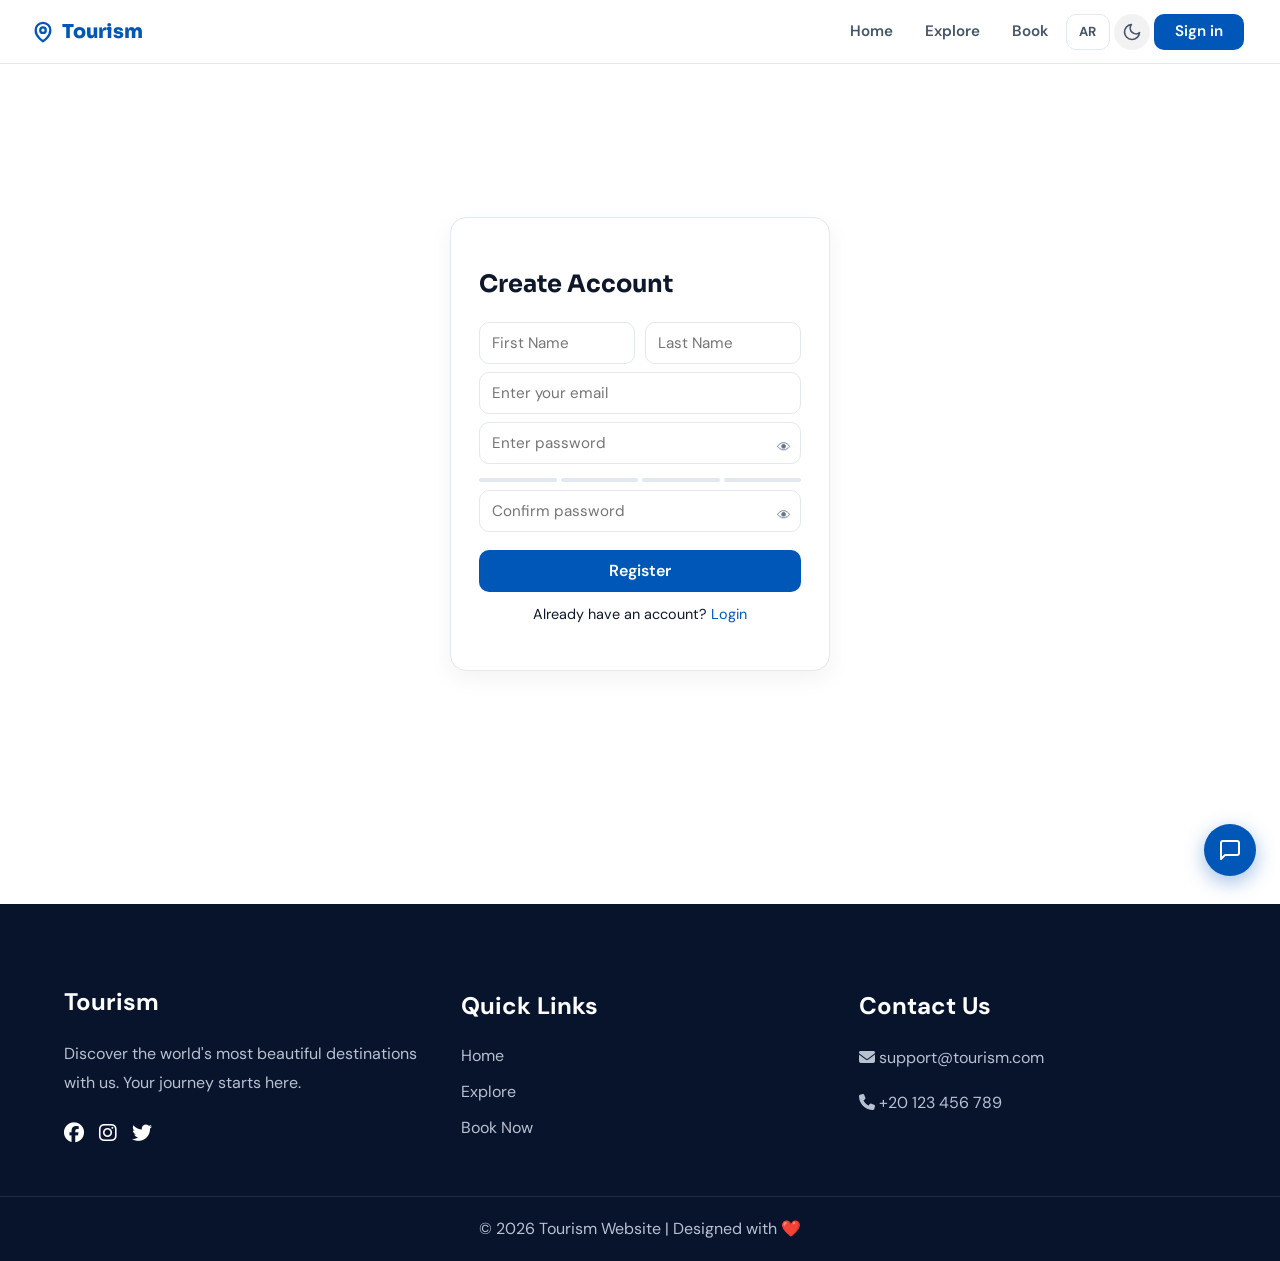
<file: pages/register.html>
<!DOCTYPE html>
<html lang="en">
<head>
<meta charset="UTF-8">
<meta name="viewport" content="width=device-width, initial-scale=1.0">
    <!-- Apply theme before page render to prevent flash -->
    <script>
        const savedTheme = localStorage.getItem('theme') || 'light';
        document.documentElement.setAttribute('data-theme', savedTheme);
        // Apply lang/dir before CSS loads to prevent flash of wrong direction
        const savedLang = localStorage.getItem('lang') || 'en';
        document.documentElement.setAttribute('dir', savedLang === 'ar' ? 'rtl' : 'ltr');
        document.documentElement.setAttribute('lang', savedLang);
    </script>
    
    <title>Register - Tourism</title>

<link rel="preconnect" href="https://fonts.googleapis.com">
<link rel="preconnect" href="https://fonts.gstatic.com" crossorigin>
<link href="https://fonts.googleapis.com/css2?family=Sora:wght@400;500;600;700;800&family=DM+Sans:ital,wght@0,300;0,400;0,500;1,400&display=swap" rel="stylesheet">

<link rel="stylesheet" href="../css/main.css">
<link rel="stylesheet" href="../css/components.css">
<link rel="stylesheet" href="../css/layout.css">
    <link rel="stylesheet" href="../css/themes/light.css">
    <link rel="stylesheet" href="../css/themes/dark.css">
<link rel="stylesheet" href="../css/pages/register.css">

    <link rel="stylesheet" href="https://cdnjs.cloudflare.com/ajax/libs/font-awesome/6.5.1/css/all.min.css">
    <link rel="stylesheet" href="../css/responsive.css">
    <link rel="stylesheet" href="../css/rtl.css">
</head>

<body>

<!-- NAVBAR -->
<nav class="navbar">
  <a href="index.html" class="logo">
    <svg width="22" height="22" viewBox="0 0 24 24" fill="none" stroke="currentColor" stroke-width="2.5">
      <path d="M12 22s-8-4.5-8-11.8A8 8 0 0 1 12 2a8 8 0 0 1 8 8.2c0 7.3-8 11.8-8 11.8z"/>
      <circle cx="12" cy="10" r="3"/>
    </svg>
    Tourism
  </a>

  <div class="nav-links">
    <a href="index.html" data-lang="home">Home</a>
    <a href="search.html" data-lang="explore">Explore</a>
    <a href="booking.html" data-lang="book">Book</a>
    <button class="lang-toggle-btn" id="langToggle" aria-label="Toggle language">AR</button>
            <button class="theme-toggle-btn" id="themeToggle" aria-label="Toggle theme"></button>
    <a href="login.html" class="nav-cta" data-lang="signin">Sign in</a>
  </div>

  <button class="nav-hamburger" id="navHamburger" aria-label="Toggle menu">
    <span></span>
    <span></span>
    <span></span>
  </button>
</nav>
<div class="container">
  <div class="auth-wrapper">

    <div class="auth-box">
      <h2 data-lang="create_account">Create Account</h2>

      <form id="registerForm" novalidate>

        <div class="name-row">
          <div>
            <input type="text" id="firstName" placeholder="First Name" data-placeholder-lang="ph_first_name">
            <div class="field-error" id="err-firstName">Letters only, min 2.</div>
          </div>
          <div>
            <input type="text" id="lastName" placeholder="Last Name" data-placeholder-lang="ph_last_name">
            <div class="field-error" id="err-lastName">Letters only, min 2.</div>
          </div>
        </div>

        <input type="email" id="email" placeholder="Enter your email" data-placeholder-lang="ph_enter_email">
        <div class="field-error" id="err-email">Enter a valid email.</div>

        <div class="pw-wrap">
          <input type="password" id="password" placeholder="Enter password" data-placeholder-lang="ph_enter_pw" oninput="checkStrength(this.value)">
          <button type="button" class="pw-toggle" onclick="togglePw('password', this)">👁</button>
        </div>

        <div class="strength-bar">
          <div class="s-seg" id="s1"></div>
          <div class="s-seg" id="s2"></div>
          <div class="s-seg" id="s3"></div>
          <div class="s-seg" id="s4"></div>
        </div>
        <div class="s-label" id="s-label"></div>
        <div class="field-error" id="err-password">Min. 6 characters.</div>

        <div class="pw-wrap">
          <input type="password" id="confirmPassword" placeholder="Confirm password" data-placeholder-lang="ph_confirm_pw">
          <button type="button" class="pw-toggle" onclick="togglePw('confirmPassword', this)">👁</button>
        </div>
        <div class="field-error" id="err-confirmPassword">Passwords do not match.</div>

        <button type="submit" data-lang="register_btn">Register</button>

        <p class="auth-footer">
          <span data-lang="have_account">Already have an account?</span>
          <a href="login.html" data-lang="login_link">Login</a>
        </p>

      </form>

      <p id="error"></p>
    </div>

  </div>
</div>

<!-- FOOTER -->
    <footer class="main-footer">
     <div class="footer-container">
        <div class="footer-section about">
            <h2 class="footer-logo">Tourism</h2>
            <p data-lang="footer_desc">Discover the world's most beautiful destinations with us. Your journey starts here.</p>
            <div class="social-links">
                <a href="#"><i class="fab fa-facebook"></i></a>
                <a href="#"><i class="fab fa-instagram"></i></a>
                <a href="#"><i class="fab fa-twitter"></i></a>
            </div>
        </div>

        <div class="footer-section links">
            <h3 data-lang="quick_links">Quick Links</h3>
            <ul>
                <li><a href="index.html" data-lang="home">Home</a></li>
                <li><a href="search.html" data-lang="explore">Explore</a></li>
                <li><a href="booking.html" data-lang="book_now_footer">Book Now</a></li>
            </ul>
        </div>

        <div class="footer-section contact">
            <h3 data-lang="contact_us">Contact Us</h3>
            <p><i class="fas fa-envelope"></i> support@tourism.com</p>
            <p><i class="fas fa-phone"></i> +20 123 456 789</p>
        </div>
    </div>

    <div class="footer-bottom" data-lang="footer_rights">
        &copy; 2026 Tourism Website | Designed with ❤️
    </div>
    </footer>

<script src="../js/users.js"></script>
<script src="../js/register.js"></script>
<script src="../js/ui.js"></script>

<div id="toast" class="toast"></div>

    <script src="../js/translations.js"></script>
    <script src="../js/layout.js"></script>
    <script src="../js/chat.js"></script>
</body>
</html>
</file>
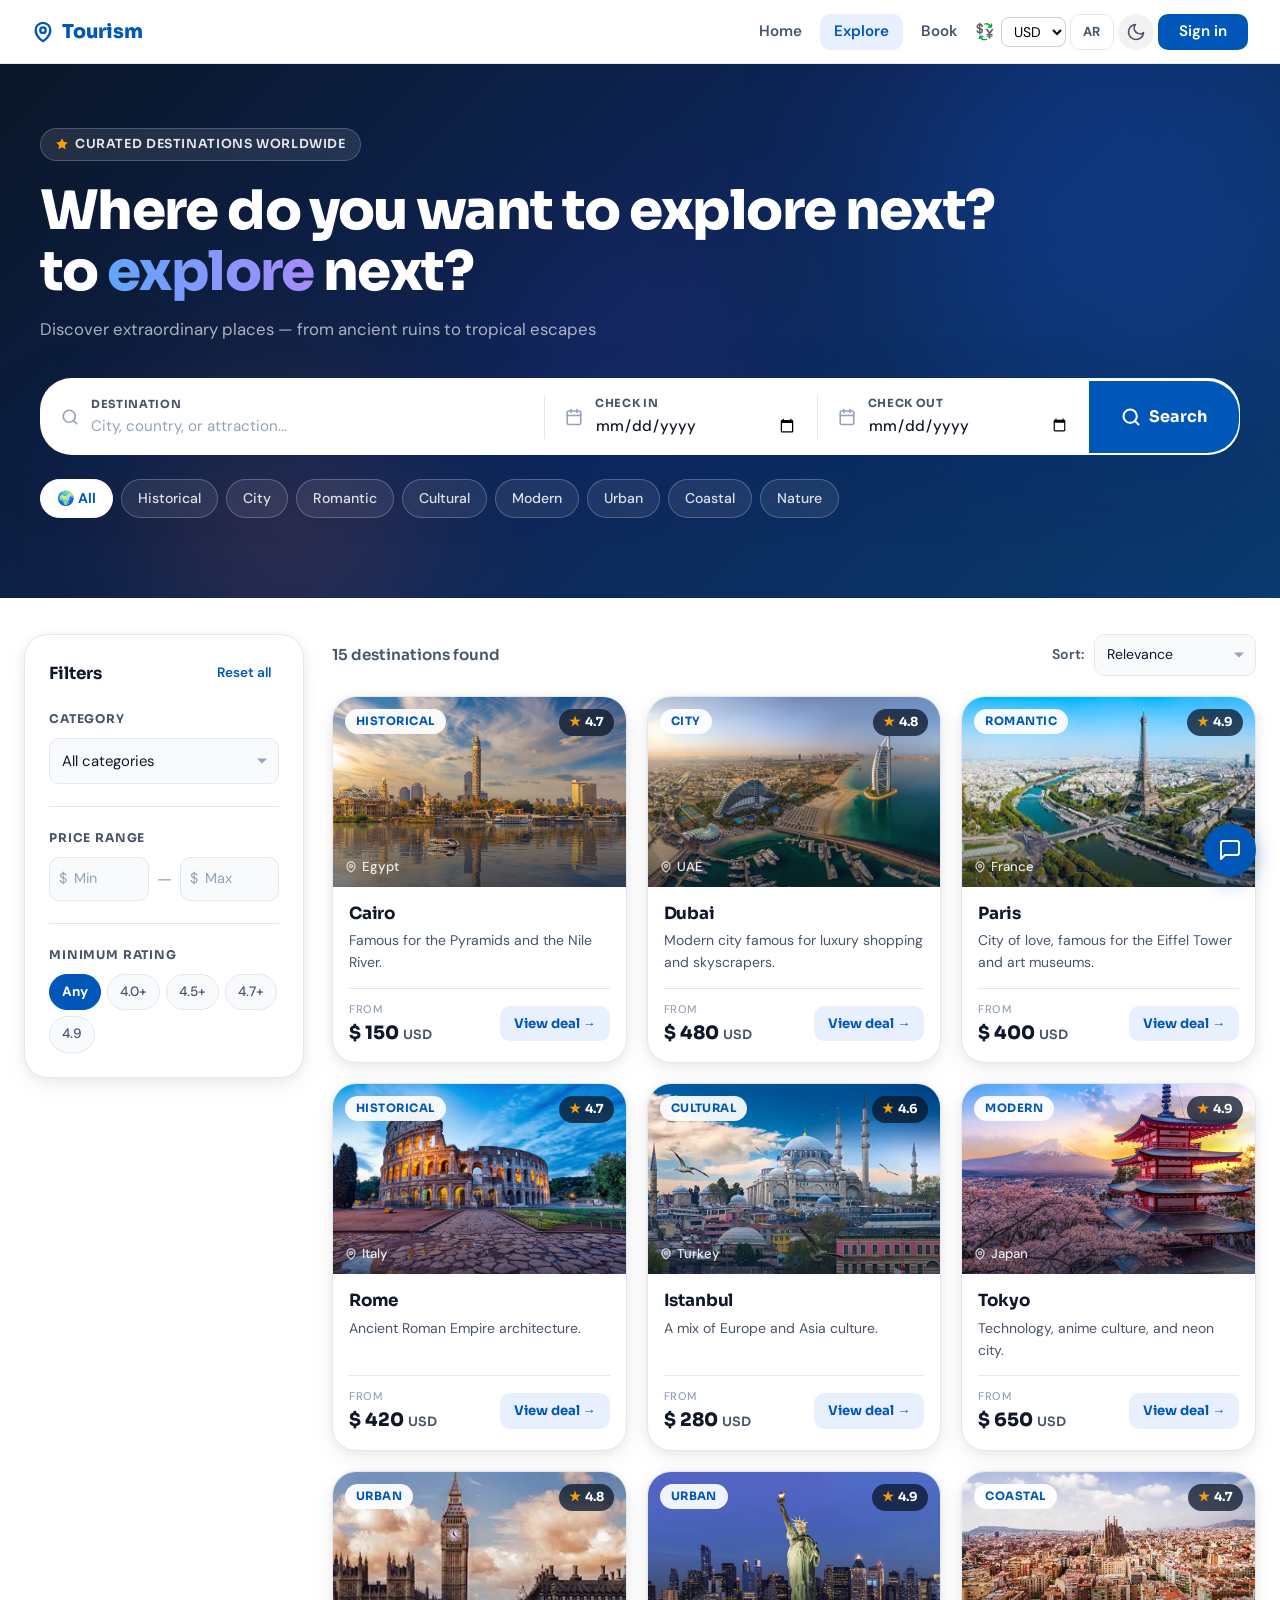
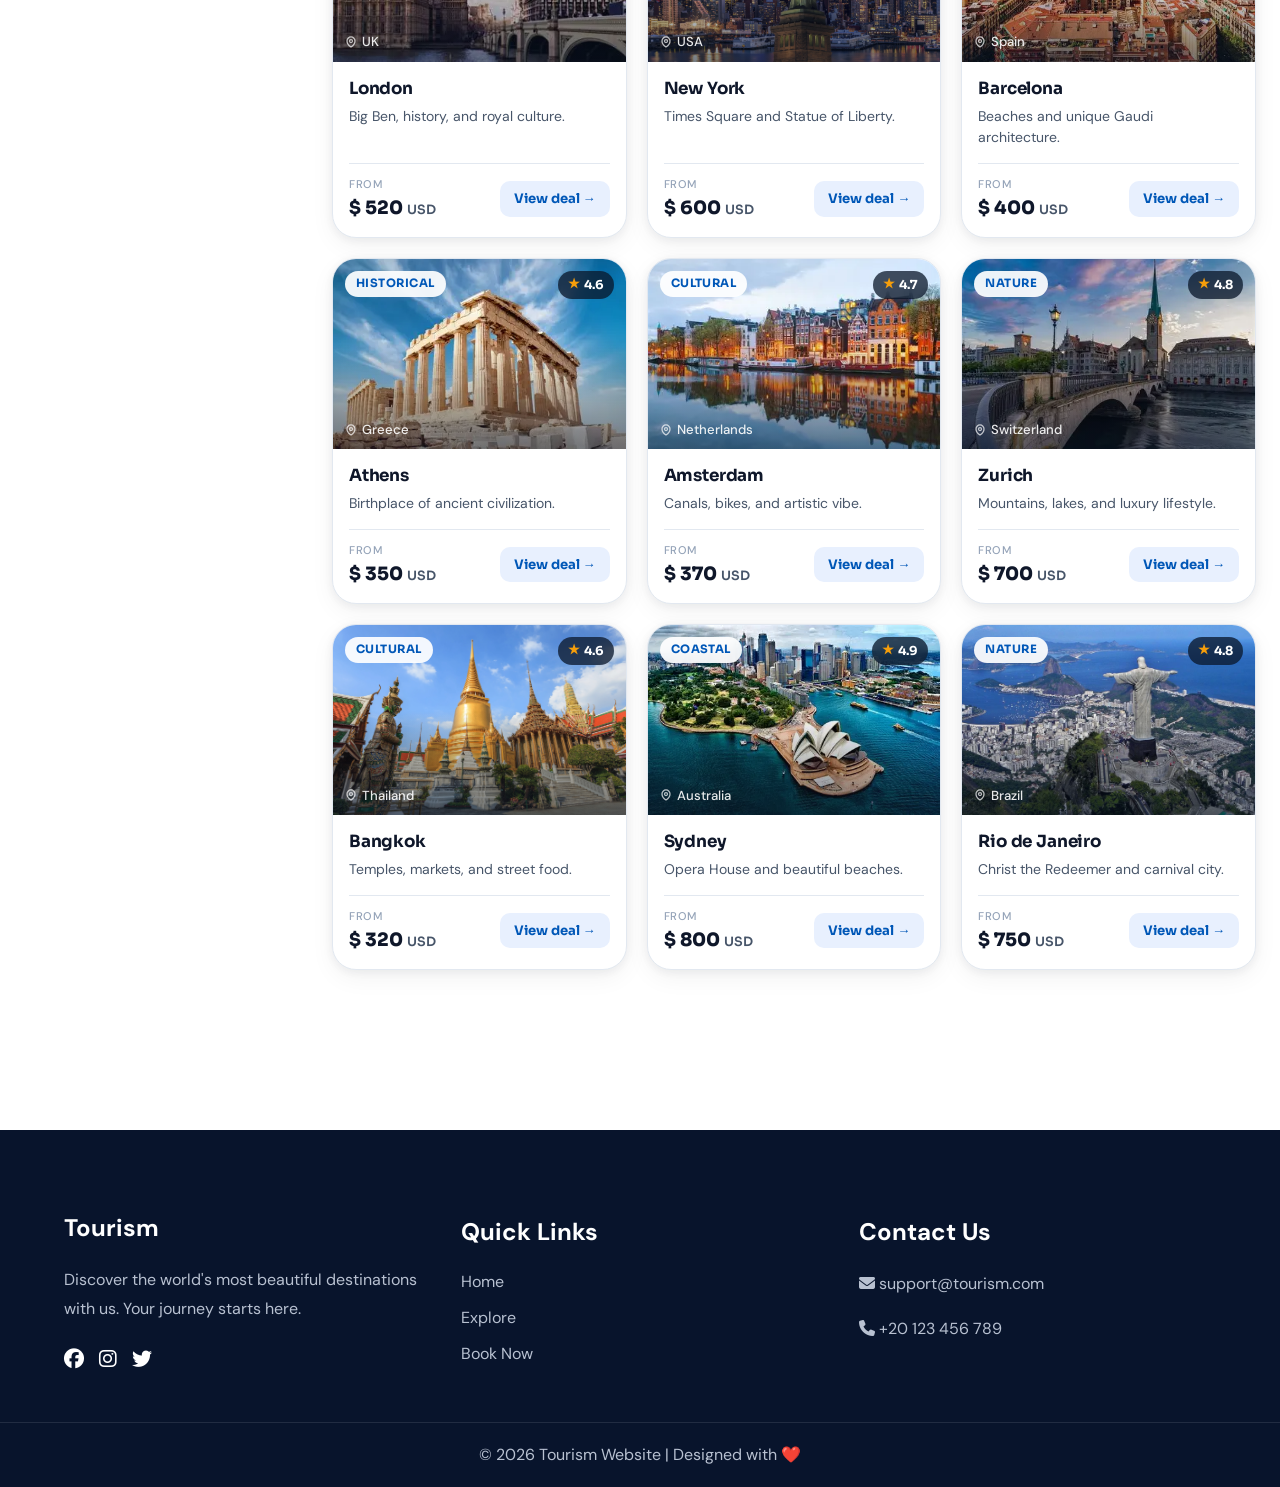
<file: pages/search.html>
<!DOCTYPE html>
<html lang="en">
<head>
    <meta charset="UTF-8">
    <meta name="viewport" content="width=device-width, initial-scale=1.0">
        <!-- Apply theme before page render to prevent flash -->
    <script>
        const savedTheme = localStorage.getItem('theme') || 'light';
        document.documentElement.setAttribute('data-theme', savedTheme);
        // Apply lang/dir before CSS loads to prevent flash of wrong direction
        const savedLang = localStorage.getItem('lang') || 'en';
        document.documentElement.setAttribute('dir', savedLang === 'ar' ? 'rtl' : 'ltr');
        document.documentElement.setAttribute('lang', savedLang);
    </script>
    
    <title>Search Destinations – Tourism</title>
    <link rel="preconnect" href="https://fonts.googleapis.com">
    <link rel="preconnect" href="https://fonts.gstatic.com" crossorigin>
    <link href="https://fonts.googleapis.com/css2?family=Sora:wght@400;500;600;700;800&family=DM+Sans:ital,wght@0,300;0,400;0,500;1,400&display=swap" rel="stylesheet">

    <link rel="stylesheet" href="../css/main.css">
    <link rel="stylesheet" href="../css/components.css">
    <link rel="stylesheet" href="../css/layout.css">
    <link rel="stylesheet" href="../css/themes/light.css">
    <link rel="stylesheet" href="../css/themes/dark.css">
    <link rel="stylesheet" href="../css/pages/search.css">
    
    <link rel="stylesheet" href="https://cdnjs.cloudflare.com/ajax/libs/font-awesome/6.5.1/css/all.min.css">
    <link rel="stylesheet" href="../css/responsive.css">
    <link rel="stylesheet" href="../css/rtl.css">
</head>
<body>

    <!-- ═══════════════════════════ NAVBAR ═══════════════════════════ -->
    <nav class="navbar">
    <a href="index.html" class="logo">
        <svg width="22" height="22" viewBox="0 0 24 24" fill="none" stroke="currentColor" stroke-width="2.5" stroke-linecap="round" stroke-linejoin="round"><path d="M12 22s-8-4.5-8-11.8A8 8 0 0 1 12 2a8 8 0 0 1 8 8.2c0 7.3-8 11.8-8 11.8z"/><circle cx="12" cy="10" r="3"/></svg>
        Tourism
    </a>
    <div class="nav-links">
        <a href="index.html" data-lang="home">Home</a>
        <a href="search.html" class="active" data-lang="explore">Explore</a>
        <a href="booking.html" data-lang="book">Book</a>

        <!-- Currency Selector -->
        <div class="currency-selector" id="currencyContainer">
            <span class="currency-icon">💱</span>
            <select id="globalCurrencySelect" onchange="handleCurrencyChange(this.value)">
                <option value="USD">USD</option>
                <option value="EGP">EGP</option>
                <option value="EUR">EUR</option>
                <option value="GBP">GBP</option>
                <option value="AED">AED</option>
                <option value="SAR">SAR</option>
            </select>
        </div>

                    <button class="lang-toggle-btn" id="langToggle" aria-label="Toggle language">AR</button>
            <button class="theme-toggle-btn" id="themeToggle" aria-label="Toggle theme"></button>
            <a href="login.html" class="nav-cta" data-lang="signin">Sign in</a>
    </div>
    <button class="nav-hamburger" id="navHamburger" aria-label="Toggle menu">
        <span></span><span></span><span></span>
    </button>
</nav>

    <!-- ══════════════════════════ SEARCH HERO ══════════════════════════ -->
    <section class="search-hero">
        <div class="hero-bg">
            <div class="hero-orb hero-orb-1"></div>
            <div class="hero-orb hero-orb-2"></div>
            <div class="hero-orb hero-orb-3"></div>
        </div>

        <div class="hero-content">
            <div class="hero-badge">
                <svg width="14" height="14" viewBox="0 0 24 24" fill="currentColor"><path d="M12 2l3.09 6.26L22 9.27l-5 4.87 1.18 6.88L12 17.77l-6.18 3.25L7 14.14 2 9.27l6.91-1.01L12 2z"/></svg>
                <span data-lang="search_curated">Curated destinations worldwide</span>
            </div>
            <h1 class="hero-title" data-lang="search_hero_title">Where do you want<br>to <span class="hero-highlight">explore</span> next?</h1>
            <p class="hero-sub" data-lang="search_hero_sub">Discover extraordinary places — from ancient ruins to tropical escapes</p>

            <!-- MAIN SEARCH BAR -->
            <div class="search-box-wrap">
                <div class="search-box">
                    <div class="sbox-field sbox-main">
                        <svg class="sbox-icon" width="18" height="18" viewBox="0 0 24 24" fill="none" stroke="currentColor" stroke-width="2.2" stroke-linecap="round" stroke-linejoin="round"><circle cx="11" cy="11" r="8"/><path d="m21 21-4.35-4.35"/></svg>
                        <div class="sbox-inner">
                            <label for="searchInput" data-lang="destination_label">Destination</label>
                            <input type="text" id="searchInput" placeholder="City, country, or attraction..." data-placeholder-lang="ph_city" oninput="search()" autocomplete="off">
                        </div>
                    </div>

                    <div class="sbox-divider"></div>

                    <div class="sbox-field">
                        <svg class="sbox-icon" width="18" height="18" viewBox="0 0 24 24" fill="none" stroke="currentColor" stroke-width="2.2" stroke-linecap="round" stroke-linejoin="round"><rect x="3" y="4" width="18" height="18" rx="2" ry="2"/><line x1="16" y1="2" x2="16" y2="6"/><line x1="8" y1="2" x2="8" y2="6"/><line x1="3" y1="10" x2="21" y2="10"/></svg>
                        <div class="sbox-inner">
                            <label for="checkIn" data-lang="check_in_label">Check in</label>
                            <input type="date" id="checkIn">
                        </div>
                    </div>

                    <div class="sbox-divider"></div>

                    <div class="sbox-field">
                        <svg class="sbox-icon" width="18" height="18" viewBox="0 0 24 24" fill="none" stroke="currentColor" stroke-width="2.2" stroke-linecap="round" stroke-linejoin="round"><rect x="3" y="4" width="18" height="18" rx="2" ry="2"/><line x1="16" y1="2" x2="16" y2="6"/><line x1="8" y1="2" x2="8" y2="6"/><line x1="3" y1="10" x2="21" y2="10"/></svg>
                        <div class="sbox-inner">
                            <label for="checkOut" data-lang="check_out_label">Check out</label>
                            <input type="date" id="checkOut">
                        </div>
                    </div>

                    <button class="sbox-btn" onclick="search()">
                        <svg width="20" height="20" viewBox="0 0 24 24" fill="none" stroke="currentColor" stroke-width="2.5" stroke-linecap="round" stroke-linejoin="round"><circle cx="11" cy="11" r="8"/><path d="m21 21-4.35-4.35"/></svg>
                        <span data-lang="search_btn">Search</span>
                    </button>
                </div>
            </div>

            <!-- QUICK CATEGORY CHIPS -->
            <div class="quick-chips" id="quickFilters"></div>
        </div>
    </section>

    <!-- ══════════════════════════ RESULTS AREA ══════════════════════════ -->
    <main class="search-main">

        <!-- FILTERS SIDEBAR -->
        <aside class="filters-sidebar" id="filtersSidebar">
            <div class="filters-header">
                <h3 data-lang="filters_title">Filters</h3>
                <button class="btn-clear" onclick="clearFilters()" data-lang="reset_all">Reset all</button>
            </div>

            <!-- Sort (mobile only in sidebar, desktop in results bar) -->
            <div class="filter-block mobile-only">
                <label class="filter-label" for="sortSelectMobile" data-lang="sort_by">Sort by</label>
                <div class="select-wrap">
                    <select id="sortSelectMobile" onchange="syncSort('mobile')">
                        <option value="relevance" data-lang-opt="sort_relevance">Relevance</option>
                        <option value="priceAsc" data-lang-opt="price_low_high">Price: low → high</option>
                        <option value="priceDesc" data-lang-opt="price_high_low">Price: high → low</option>
                        <option value="ratingDesc" data-lang-opt="sort_rating">Rating: high → low</option>
                        <option value="nameAsc" data-lang-opt="sort_name">Name: A → Z</option>
                    </select>
                </div>
            </div>

            <div class="filter-block">
                <label class="filter-label" for="categorySelect" data-lang="category_label">Category</label>
                <div class="select-wrap">
                    <select id="categorySelect" onchange="search()">
                        <option value="all" data-lang-opt="all_categories_opt">All categories</option>
                    </select>
                </div>
            </div>

            <div class="filter-block">
                <label class="filter-label" data-lang="price_range">Price range</label>
                <div class="price-inputs">
                    <div class="price-input-wrap">
                        <span class="price-symbol">$</span>
                        <input type="number" id="minPrice" placeholder="Min" data-placeholder-lang="ph_min" oninput="search()">
                    </div>
                    <span class="price-dash">—</span>
                    <div class="price-input-wrap">
                        <span class="price-symbol">$</span>
                        <input type="number" id="maxPrice" placeholder="Max" data-placeholder-lang="ph_max" oninput="search()">
                    </div>
                </div>
            </div>

            <div class="filter-block">
                <label class="filter-label" for="minRating" data-lang="min_rating_label">Minimum rating</label>
                <div class="rating-options" id="ratingOptions">
                    <button class="rating-btn active" data-val="0" onclick="setRating(this, '0')" data-lang="any_rating">Any</button>
                    <button class="rating-btn" data-val="4" onclick="setRating(this, '4')">4.0+</button>
                    <button class="rating-btn" data-val="4.5" onclick="setRating(this, '4.5')">4.5+</button>
                    <button class="rating-btn" data-val="4.7" onclick="setRating(this, '4.7')">4.7+</button>
                    <button class="rating-btn" data-val="4.9" onclick="setRating(this, '4.9')">4.9</button>
                </div>
                <!-- hidden input for compatibility with JS -->
                <select id="minRating" style="display:none" onchange="search()">
                    <option value="0">Any rating</option>
                    <option value="4">4.0+</option>
                    <option value="4.5">4.5+</option>
                    <option value="4.7">4.7+</option>
                    <option value="4.9">4.9</option>
                </select>
            </div>

            <button class="btn-apply-filters" onclick="closeMobileFilters()" data-lang="apply_filters">Apply filters</button>
        </aside>

        <!-- OVERLAY for mobile filters -->
        <div class="filters-overlay" id="filtersOverlay" onclick="closeMobileFilters()"></div>

        <!-- RESULTS COLUMN -->
        <div class="results-col">
            <!-- RESULTS TOOLBAR -->
            <div class="results-toolbar">
                <div class="results-toolbar-left">
                    <button class="btn-filter-toggle desktop-hide" id="filterToggle" onclick="openMobileFilters()">
                        <svg width="16" height="16" viewBox="0 0 24 24" fill="none" stroke="currentColor" stroke-width="2.2"><line x1="4" y1="6" x2="20" y2="6"/><line x1="8" y1="12" x2="16" y2="12"/><line x1="10" y1="18" x2="14" y2="18"/></svg>
                        <span data-lang="filters_btn">Filters</span>
                        <span class="active-filter-count" id="activeFilterCount" style="display:none">0</span>
                    </button>
                    <span class="results-count" id="resultsCount">Loading…</span>
                </div>
                <div class="results-toolbar-right desktop-show">
                    <label for="sortSelect" class="sort-label" data-lang="sort_label_txt">Sort:</label>
                    <div class="select-wrap select-compact">
                        <select id="sortSelect" onchange="syncSort('desktop')">
                            <option value="relevance" data-lang-opt="sort_relevance">Relevance</option>
                            <option value="priceAsc" data-lang-opt="price_low_high">Price: low → high</option>
                            <option value="priceDesc" data-lang-opt="price_high_low">Price: high → low</option>
                            <option value="ratingDesc" data-lang-opt="sort_rating">Rating: high → low</option>
                            <option value="nameAsc" data-lang-opt="sort_name">Name: A → Z</option>
                        </select>
                    </div>
                </div>
            </div>

            <!-- CARDS GRID -->
            <div id="results" class="results-grid"></div>
        </div>
    </main>

        <footer class="main-footer">
     <div class="footer-container">
        <div class="footer-section about">
            <h2 class="footer-logo">Tourism</h2>
            <p data-lang="footer_desc">Discover the world's most beautiful destinations with us. Your journey starts here.</p>
            <div class="social-links">
                <a href="#"><i class="fab fa-facebook"></i></a>
                <a href="#"><i class="fab fa-instagram"></i></a>
                <a href="#"><i class="fab fa-twitter"></i></a>
            </div>
        </div>

        <div class="footer-section links">
            <h3 data-lang="quick_links">Quick Links</h3>
            <ul>
                <li><a href="index.html" data-lang="home">Home</a></li>
                <li><a href="search.html" data-lang="explore">Explore</a></li>
                <li><a href="booking.html" data-lang="book_now_footer">Book Now</a></li>
            </ul>
        </div>

        <div class="footer-section contact">
            <h3 data-lang="contact_us">Contact Us</h3>
            <p><i class="fas fa-envelope"></i> support@tourism.com</p>
            <p><i class="fas fa-phone"></i> +20 123 456 789</p>
        </div>
    </div>

    <div class="footer-bottom" data-lang="footer_rights">
        &copy; 2026 Tourism Website | Designed with ❤️
    </div>
    </footer>

    <script src="../js/data.js"></script>
    <script src="../js/currency.js"></script>
    <script src="../js/search.js"></script>
    <script src="../js/ui.js"></script>
    <script src="../js/translations.js"></script>
    <script src="../js/layout.js"></script>
    <script src="../js/chat.js"></script>
</body>
</html>
</file>
<file: css/main.css>
/* Global reset */
*, *::before, *::after {
  box-sizing: border-box;
}

html {
  scroll-behavior: smooth;
}

body {
  margin: 0;
  line-height: 1.5;
  font-family: var(--font-body, 'DM Sans', sans-serif);
  color: var(--text-1, #0f172a);
  background: #fff;
}

img, svg {
  display: block;
  max-width: 100%;
}

a {
  color: inherit;
}

button,
input,
select,
textarea {
  font: inherit;
}
</file>
<file: css/components.css>
:root {
  --brand: #0057B7;
  --brand-dark: #003f8a;
  --brand-light: #e8f0fe;

  --text-1: #0f172a;
  --text-2: #475569;
  --text-3: #94a3b8;

  --radius-sm: 10px;
  --radius-md: 16px;
  --radius-lg: 24px;

  --font-display: 'Sora', sans-serif;
  --font-body: 'DM Sans', sans-serif;

  --transition: 0.22s ease;
}

/* Shared navbar — fixed so mobile dropdown always anchors correctly */
.navbar {
  position: fixed;
  top: 0;
  left: 0;
  right: 0;
  z-index: 1000;

  display: flex;
  align-items: center;
  justify-content: space-between;
  gap: 16px;

  height: 64px;
  padding: 0 32px;

  background: rgba(255, 255, 255, 0.97);
  backdrop-filter: blur(12px);
  -webkit-backdrop-filter: blur(12px);
  border-bottom: 1px solid #e2e8f0;

  overflow: visible;
}

/* Push page content below the fixed navbar */
body {
  padding-top: 64px;
}

.navbar,
.navbar * {
  box-sizing: border-box;
}

.logo {
  display: inline-flex;
  align-items: center;
  gap: 8px;
  height: 100%;

  font-family: var(--font-display);
  font-size: 1.2rem;
  font-weight: 800;
  color: var(--brand);
  text-decoration: none;
  line-height: 1;
}

.logo svg {
  flex-shrink: 0;
}

.nav-links {
  display: flex;
  align-items: center;
  gap: 4px;
}

.nav-links a {
  display: inline-flex;
  align-items: center;
  justify-content: center;

  height: 36px;
  padding: 0 14px;

  border-radius: var(--radius-sm);
  font-size: 0.95rem;
  font-weight: 600;
  color: var(--text-2);
  text-decoration: none;
  line-height: 1;

  transition: color var(--transition), background var(--transition);
}

.nav-links a:hover {
  color: var(--brand);
  background: var(--brand-light);
}

.nav-links a.active {
  color: var(--brand);
  background: var(--brand-light);
}

.nav-links a.nav-cta {
  height: 36px;
  padding: 0 14px; /* نفس باقي اللينكات */

  background: var(--brand);
  color: #fff;

  display: inline-flex;
  align-items: center;
  justify-content: center;
}
.nav-links a.nav-cta {
  min-width: 90px;
}

.nav-links a.nav-cta:hover {
  background: var(--brand-dark);
  color: #fff;
}

/* ===== THEME TOGGLE BUTTON ===== */
.theme-toggle-btn {
  display: inline-flex;
  align-items: center;
  justify-content: center;

  width: 36px;
  height: 36px;
  padding: 0;

  border: none;
  border-radius: 50%;
  background: var(--toggle-bg, #e2e8f0);
  color: var(--toggle-color, #475569);

  font-size: 0;
  line-height: 0;

  cursor: pointer;
  flex-shrink: 0;
  transition: background var(--transition, 0.2s), transform 0.2s ease, color var(--transition, 0.2s);
}

.theme-toggle-btn svg {
  display: block;
  width: 20px;
  height: 20px;
  pointer-events: none;
  flex-shrink: 0;
}

.theme-toggle-btn:hover {
  background: var(--toggle-hover, #cbd5e1);
  transform: scale(1.08);
}

.nav-hamburger {
  display: none;
  width: 44px;
  height: 44px;
  padding: 0;
  border: none;
  background: transparent;
  cursor: pointer;

  align-items: center;
  justify-content: center;
  flex-direction: column;
  gap: 5px;
}

.nav-hamburger span {
  display: block;
  width: 24px;
  height: 2px;
  border-radius: 999px;
  background: var(--text-1);
}

/* Footer */
.footer {
  background: #fff;
  color: var(--text-3);
  text-align: center;
  padding: 28px 24px;
  border-top: 1px solid #e2e8f0;
  font-size: 0.88rem;
}

/* Small reusable button */
.details-btn {
  display: inline-block;
  margin-top: 10px;
  padding: 10px 16px;
  background-color: #0077b6;
  color: #fff;
  text-decoration: none;
  border-radius: 8px;
  transition: 0.3s;
}

.details-btn:hover {
  background-color: #023e8a;
}

@media (max-width: 768px) {
  .navbar {
    padding: 0 16px;
  }

  .nav-links {
    display: none;
  }

  /* ── Mobile dropdown menu ── */
  .nav-links.open {
    display: flex;
    flex-direction: column;
    align-items: center;
    text-align: center;
    gap: 4px;

    position: fixed;
    top: 64px;
    left: 0;
    right: 0;

    z-index: 999;

    padding: 12px 16px 16px;

    background: var(--card-bg);
    border-bottom: 2px solid var(--border, #e2e8f0);
    box-shadow: 0 8px 32px rgba(0, 0, 0, 0.18);

    height: auto;
    min-height: fit-content;
    overflow: visible;
  }

  /* Dark mode */
  [data-theme="dark"] .nav-links.open {
    background: #1a1a1a;
    border-bottom-color: #333;
    box-shadow: 0 8px 32px rgba(0, 0, 0, 0.5);
  }

  .nav-links.open a,
  .nav-links.open .theme-toggle-btn,
  .nav-links.open .lang-toggle-btn,
  .nav-links.open .currency-selector {
    width: 100%;
  }

  .nav-links.open .theme-toggle-btn {
    justify-content: flex-start;
    padding: 0 14px;
    gap: 8px;
    height: 36px;
    border-radius: var(--radius-sm);
  }

  .nav-hamburger {
    display: inline-flex;
  }

  /* RTL: flip alignment */
  [dir="rtl"] .nav-links.open {
    align-items: center;
  }

  /* Dimming overlay behind the open menu */
  .nav-overlay {
    display: none;
    position: fixed;
    top: 64px;
    left: 0;
    right: 0;
    bottom: 0;
    z-index: 998;
    background: rgba(0, 0, 0, 0.4);
  }

  .nav-overlay.visible {
    display: block;
  }
}

/* ===== TOAST NOTIFICATION ===== */
.toast {
  position: fixed;
  top: 20px;
  left: 50%;
  transform: translateX(-50%) translateY(-20px);

  min-width: 250px;
  max-width: 320px;

  padding: 14px 18px;

  border-radius: 12px;
  font-size: 0.95rem;
  font-weight: 500;

  color: #fff;

  box-shadow: 0 10px 25px rgba(0,0,0,0.15);

  opacity: 0;
  pointer-events: none;

  transition: all 0.3s ease;
  z-index: 999;
}

/* show */
.toast.show {
  opacity: 1;
  transform: translateX(-50%) translateY(0);
}
.toast {
  backdrop-filter: blur(10px);
  background: rgba(0,0,0,0.75);
}

/* success */
.toast.success {
  background: #22c55e;
}

/* error */
.toast.error {
  background: #ef4444;
}

/* Currency Selector */
.currency-selector {
    display: flex;
    align-items: center;
    gap: 6px;
}

.currency-selector select {
    padding: 4px 8px;
    border-radius: 8px;
    border: 1px solid #ccc;
    background: white;
    font-size: 14px;
    cursor: pointer;
    outline: none;
}

.currency-selector select:focus {
    border-color: #007bff;
}
</file>
<file: css/layout.css>
.container {
  width: min(100%, 1200px);
  margin: 0 auto;
  padding: 0 24px;
}

@media (max-width: 768px) {
  .container {
    padding: 0 16px;
  }
}
/* ============================================= */
/*               Footer Styles                   */
/* ============================================= */

.main-footer {
    background: #08142c;
    color: #fff;
    padding-top: 60px;
    margin-top: 80px;
}

.footer-container {
    width: 90%;
    max-width: 1200px;
    margin: auto;
    display: grid;
    grid-template-columns: repeat(auto-fit, minmax(250px, 1fr));
    gap: 40px;
    padding-bottom: 40px;
}

.footer-section h2,
.footer-section h3 {
    margin-bottom: 20px;
    font-size: 24px;
}

.footer-section p {
    color: #b8c1d1;
    line-height: 1.8;
}

.footer-section ul {
    list-style: none;
    padding: 0;
}

.footer-section ul li {
    margin-bottom: 12px;
}

.footer-section ul li a {
    text-decoration: none;
    color: #b8c1d1;
    transition: 0.3s;
}

.footer-section ul li a:hover {
    color: white;
}

.social-links {
    margin-top: 20px;
    display: flex;
    gap: 15px;
}

.social-links a {
    color: white;
    font-size: 20px;
}

.footer-bottom {
    border-top: 1px solid rgba(255,255,255,0.1);
    text-align: center;
    padding: 20px;
    color: #b8c1d1;
}
</file>
<file: css/themes/light.css>
:root,
[data-theme="light"] {
  /* Backgrounds */
  --bg-base:        #ffffff;
  --bg-surface:     #f8fafc;
  --bg-surface-2:   #f1f5f9;
  --bg-card:        #ffffff;
  --bg-input:       #ffffff;
  --bg-navbar:      rgba(255, 255, 255, 0.95);

  /* Borders */
  --border:         #e2e8f0;
  --border-input:   #cbd5e1;

  /* Text */
  --text-1:         #0f172a;
  --text-2:         #475569;
  --text-3:         #94a3b8;

  /* Shadows */
  --shadow-card:    0 2px 12px rgba(15, 23, 42, .07), 0 8px 24px rgba(15, 23, 42, .05);
  --shadow-hover:   0 8px 32px rgba(15, 23, 42, .14);
  --shadow-navbar:  0 1px 0 #e2e8f0;

  /* Theme toggle button */
  --toggle-bg:      #e2e8f0;
  --toggle-color:   #475569;
  --toggle-hover:   #cbd5e1;
}
</file>
<file: css/themes/dark.css>
[data-theme="dark"] {
  /* Backgrounds - Professional Gray Scale */
  --bg-base:      #121212; /* Base Background */
  --bg-surface:   #1e1e1e; /* Large Surfaces */
  --bg-surface-2: #2d2d2d; /* Interactive Surfaces */
  --bg-card:      #1a1a1a; /* Card Backgrounds */
  --bg-input:     #252525; /* Input Fields */
  --bg-navbar:    rgba(18, 18, 18, 0.96);

  /* Borders - Neutral */
  --border:       #333333;
  --border-input: #444444;

  /* Text - Matte White & Gradients */
  --text-1:       #eeeeee; /* Primary Text */
  --text-2:       #b0b0b0; /* Secondary Text */
  --text-3:       #757575; /* Muted/Disabled Text */

  /* Shadows - Deep & Neutral */
  --shadow-card:   0 4px 12px rgba(0, 0, 0, 0.5);
  --shadow-hover:  0 8px 24px rgba(0, 0, 0, 0.6);
  --shadow-navbar: 0 1px 0 #2a2a2a;

  /* Theme Toggle Colors */
  --toggle-bg:     #333333;
  --toggle-color:  #eeeeee;
  --toggle-hover:  #444444;
}

/* ==========================================================================
   Global Dark Overrides — Body & Navbar
   ========================================================================== */

[data-theme="dark"] body {
  background: var(--bg-base);
  color: var(--text-1);
}

[data-theme="dark"] .navbar {
  background: rgba(18, 18, 18, 0.98);
  border-bottom: 1px solid var(--border);
}

[data-theme="dark"] .nav-hamburger span {
  background: var(--text-1);
}

[data-theme="dark"] .footer {
  background: var(--bg-surface);
  border-top: 1px solid var(--border);
  color: var(--text-3);
}

/* ==========================================================================
   Cards, Content Boxes & UI Components
   Fixes white card backgrounds showing in dark mode
   ========================================================================== */

[data-theme="dark"] .card,
[data-theme="dark"] .hotel-card,
[data-theme="dark"] .dest-card,
[data-theme="dark"] .destination-card,
[data-theme="dark"] .auth-box,
[data-theme="dark"] .details-card,
[data-theme="dark"] .profile-card,
[data-theme="dark"] .booking-card,
[data-theme="dark"] .booking-summary,
[data-theme="dark"] .filters-sidebar,
[data-theme="dark"] .auth-container,
[data-theme="dark"] .login-box,
[data-theme="dark"] .register-card,
[data-theme="dark"] .search-box,
[data-theme="dark"] .user-stats,
[data-theme="dark"] .edit-profile-form,
[data-theme="dark"] .destination-card-content,
[data-theme="dark"] .dest-card-info {
  background: var(--bg-card) !important;
  border: 1px solid var(--border) !important;
  box-shadow: var(--shadow-card);
  color: var(--text-1);
}

/* Subtle lift effect on card hover */
[data-theme="dark"] .card:hover,
[data-theme="dark"] .hotel-card:hover,
[data-theme="dark"] .dest-card:hover,
[data-theme="dark"] .destination-card:hover {
  box-shadow: var(--shadow-hover);
  transform: translateY(-2px);
  transition: all 0.3s ease;
}

/* ==========================================================================
   Hero & Map Sections
   Replaces bright hero gradient with dark equivalent
   ========================================================================== */

[data-theme="dark"] .hero {
  background:
    radial-gradient(circle at top left, rgba(255,255,255,0.03), transparent 35%),
    linear-gradient(135deg, #1a1a1a 0%, #121212 100%);
  box-shadow: 0 18px 45px rgba(0, 0, 0, 0.4);
  border-bottom: 1px solid var(--border);
}

/* Dims and inverts the world map image so it reads on dark backgrounds */
[data-theme="dark"] .world-map-section {
  background-color: var(--bg-surface) !important;
  background-blend-mode: overlay;
  border: 1px solid var(--border);
  border-radius: 20px;
  filter: brightness(0.8) contrast(1.2);
}

[data-theme="dark"] .world-map-section img {
  filter: invert(1) opacity(0.2) !important;
}

[data-theme="dark"] .world-kicker {
  background: var(--bg-surface-2) !important;
  color: var(--text-1) !important;
}

/* Hides the semi-transparent light overlay that only works on light backgrounds */
[data-theme="dark"] .map-overlay {
  display: none;
}

/* ==========================================================================
   Inputs & Interactivity
   Prevents white input fields from flashing in dark mode
   ========================================================================== */

[data-theme="dark"] input,
[data-theme="dark"] select,
[data-theme="dark"] textarea,
[data-theme="dark"] .search-bar,
[data-theme="dark"] .price-input-wrap,
[data-theme="dark"] .select-wrap select {
  background: var(--bg-input) !important;
  color: var(--text-1) !important;
  border: 1px solid var(--border-input) !important;
  border-radius: 6px;
}

/* Muted placeholder text so it doesn't compete with real input value */
[data-theme="dark"] input::placeholder,
[data-theme="dark"] textarea::placeholder {
  color: var(--text-3);
}

/* Rating filter buttons — unselected state */
[data-theme="dark"] .rating-btn {
  background: var(--bg-surface-2) !important;
  color: var(--text-2) !important;
  border: 1px solid var(--border) !important;
}

/* Rating filter buttons — selected/active state: inverted for contrast */
[data-theme="dark"] .rating-btn.active {
  background: var(--text-1) !important;
  color: var(--bg-base) !important;
}

/* ==========================================================================
   Global Typography — Headings Only
   NOTE: Intentionally does NOT include div/span/p to avoid overriding
   component-specific text colors (e.g. card badges, price labels)
   ========================================================================== */

[data-theme="dark"] h1,
[data-theme="dark"] h2,
[data-theme="dark"] h3,
[data-theme="dark"] h4,
[data-theme="dark"] .section-title,
[data-theme="dark"] .filter-label,
[data-theme="dark"] .results-count {
  color: var(--text-1) !important;
}

/* Only target form labels, not all labels inside cards */
[data-theme="dark"] label,
[data-theme="dark"] .info-row,
[data-theme="dark"] .summary-item {
  color: var(--text-2) !important;
}

/* Muted text for price symbol and search box labels */
[data-theme="dark"] .price-symbol,
[data-theme="dark"] .sbox-inner label {
  color: var(--text-3) !important;
}

/* ==========================================================================
   Structural Fixes & Utilities
   ========================================================================== */

/* Dividers and info rows use the dark border color */
[data-theme="dark"] hr,
[data-theme="dark"] .sbox-divider,
[data-theme="dark"] .info-row {
  border-color: var(--border) !important;
}

/* SVG icons use secondary text color so they're visible but not dominant */
[data-theme="dark"] svg {
  stroke: var(--text-2);
}

/* General links get secondary text color; nav CTAs and logo are excluded */
[data-theme="dark"] a:not(.nav-cta):not(.logo) {
  color: var(--text-2);
}

[data-theme="dark"] a:hover {
  color: var(--text-1);
}

/* Custom dark scrollbar to match overall palette */
[data-theme="dark"] ::-webkit-scrollbar { width: 8px; }
[data-theme="dark"] ::-webkit-scrollbar-track { background: var(--bg-base); }
[data-theme="dark"] ::-webkit-scrollbar-thumb {
  background: #3d3d3d;
  border-radius: 10px;
  border: 2px solid var(--bg-base);
}

/* ==========================================================================
   Theme Toggle Button
   Sun/moon icon button in the navbar
   ========================================================================== */

[data-theme="light"] .theme-toggle-btn {
  background: rgba(0, 0, 0, 0.05);
}

[data-theme="dark"] .theme-toggle-btn {
  background: rgba(255, 255, 255, 0.12);
  color: var(--toggle-color, #eeeeee);
}

[data-theme="dark"] .theme-toggle-btn svg {
  stroke: var(--toggle-color, #eeeeee);
}

/* ==========================================================================
   Search Page — Destination Cards
   Fixes unreadable text inside .card-body on dark mode
   Root cause: previous rule targeted div/p/span globally and overrode
   component-level colors. Now handled per-element below.
   ========================================================================== */

/* Category badge (e.g. HISTORICAL, CITY) — semi-transparent white pill */
[data-theme="dark"] .card-badge-cat {
  background: rgba(255, 255, 255, 0.15) !important;
  color: #ffffff !important;
}

/* Card title — city name, needs full brightness */
[data-theme="dark"] .card-title {
  color: var(--text-1) !important;
}

/* Card description — one-liner under the city name */
[data-theme="dark"] .card-desc {
  color: var(--text-2) !important;
}

/* "FROM" label above the price */
[data-theme="dark"] .card-price-label {
  color: var(--text-3) !important;
}

/* Main price number — needs to stand out */
[data-theme="dark"] .card-price-value {
  color: var(--text-1) !important;
}

/* Currency abbreviation (USD) next to the price */
[data-theme="dark"] .card-price-currency {
  color: var(--text-2) !important;
}

/* Divider line between description and price/CTA row */
[data-theme="dark"] .card-footer {
  border-top-color: var(--border) !important;
}

/* ==========================================================================
   Details & Hotel Pages
   Fixes white card surfaces and unreadable text on detail views
   ========================================================================== */

/* Page-level backgrounds for details and hotel pages */
[data-theme="dark"] .details-page,
[data-theme="dark"] .hotel-section,
[data-theme="dark"] .hotel-details-page {
  background-color: var(--bg-base) !important;
}

/* All card-like containers inside details pages get dark card background */
[data-theme="dark"] .details-card,
[data-theme="dark"] .hotel-details-card,
[data-theme="dark"] .hotel-card,
[data-theme="dark"] .details-section,
[data-theme="dark"] .hotel-side-map,
[data-theme="dark"] .room-card,
[data-theme="dark"] .similar-hotel-card,
[data-theme="dark"] .hotel-search-bar {
  background-color: var(--bg-card) !important;
  border-color: var(--border) !important;
  box-shadow: 0 4px 16px rgba(0, 0, 0, 0.4) !important;
}

/* Smaller info boxes and surfaces inside detail cards */
[data-theme="dark"] .price-box,
[data-theme="dark"] .hotel-details-price,
[data-theme="dark"] .policy-item,
[data-theme="dark"] .hotel-details-box,
[data-theme="dark"] .room-date-box,
[data-theme="dark"] .payment-types span,
[data-theme="dark"] .search-box {
  background-color: var(--bg-surface) !important;
  border-color: var(--border) !important;
  color: var(--text-1) !important;
}

/* Page and section headings inside detail views */
[data-theme="dark"] .details-info h1,
[data-theme="dark"] .hotel-main-content h1 {
  color: #ffffff !important;
}

/* Body text inside hotel info and room cards */
[data-theme="dark"] .hotel-info p,
[data-theme="dark"] .room-info p,
[data-theme="dark"] li,
[data-theme="dark"] small {
  color: var(--text-2) !important;
}

/* Hotel tab navigation bar background */
[data-theme="dark"] .hotel-tabs {
  background-color: var(--bg-card) !important;
  border-bottom-color: var(--border) !important;
}

/* Hotel tab links — must be readable against dark tab bar */
[data-theme="dark"] .hotel-tabs a {
  color: var(--text-1) !important;
}

/* Hotel tab wrapper (outer container around the tabs strip) */
[data-theme="dark"] .hotel-tabs-wrapper {
  background: var(--bg-card) !important;
  border-bottom-color: var(--border) !important;
}

/* Text color inside hotel search inputs */
[data-theme="dark"] .hotel-input {
  color: #fff !important;
}

/* Icon background circles — use a dark blue tint instead of white */
[data-theme="dark"] .highlight-icon {
  background: #1e293b !important;
}

/* ==========================================================================
   Info Cards (used in hotel comparison sections)
   ========================================================================== */

[data-theme="dark"] .info-card {
  background: var(--bg-card) !important;
  border-color: var(--border) !important;
}

[data-theme="dark"] .info-card h3 {
  color: var(--text-1) !important;
}

[data-theme="dark"] .info-card p {
  color: var(--text-2) !important;
}

/* ==========================================================================
   Comparison Table
   Fixes alternating row colors and border visibility in dark mode
   ========================================================================== */

[data-theme="dark"] .comparison-table th,
[data-theme="dark"] .comparison-table td {
  border-color: var(--border) !important;
  color: var(--text-1) !important;
}

/* Header row gets a slightly lighter surface to distinguish from data rows */
[data-theme="dark"] .comparison-table th {
  background: var(--bg-surface-2) !important;
}

[data-theme="dark"] .comparison-table td {
  background: var(--bg-card) !important;
}

/* Zebra striping for odd rows using a slightly elevated surface */
[data-theme="dark"] .comparison-table tr:nth-child(odd) td {
  background: var(--bg-surface) !important;
}

/* ==========================================================================
   Footer
   Replaces default footer colors with deep dark navy tones
   ========================================================================== */

[data-theme="dark"] .main-footer {
  background-color: #0f172a !important;
  border-top-color: #1e293b !important;
}

/* Footer section headings and logo stay near-white */
[data-theme="dark"] .footer-section h3,
[data-theme="dark"] .footer-logo {
  color: #f8fafc !important;
}

/* Footer body text, links, and social icons use muted slate */
[data-theme="dark"] .footer-section p,
[data-theme="dark"] .footer-section ul li a,
[data-theme="dark"] .social-links a,
[data-theme="dark"] .footer-bottom {
  color: #94a3b8 !important;
}

/* Bottom strip separator line */
[data-theme="dark"] .footer-bottom {
  border-top-color: #1e293b !important;
}

/* ==========================================================================
   Profile Page
   Custom dark gradient background + card/form overrides for profile layout
   ========================================================================== */

/* Deep navy gradient background unique to the profile page */
[data-theme="dark"] .profile-page {
  background:
    radial-gradient(circle at 8% 12%, rgba(37,99,235,0.12) 0%, transparent 28%),
    radial-gradient(circle at 92% 20%, rgba(14,165,233,0.10) 0%, transparent 26%),
    linear-gradient(160deg, #020617 0%, #0f172a 40%, #111827 100%);
}

/* Profile wrapper containers are transparent to let the gradient show through */
[data-theme="dark"] .profile-wrapper,
[data-theme="dark"] .profile-container,
[data-theme="dark"] .profile-layout {
  background: transparent !important;
}

/* Profile cards — slightly lighter than the page background */
[data-theme="dark"] .pcard {
  background: #111827;
  border-color: #1e293b;
  box-shadow: 0 10px 30px rgba(0,0,0,0.4);
}

/* Profile card header divider line */
[data-theme="dark"] .pcard-header {
  border-bottom-color: #1e293b;
}

/* Profile card headings, overview values, completed checklist items, and form fields */
[data-theme="dark"] .pcard-header h3,
[data-theme="dark"] .ov-value,
[data-theme="dark"] .check-item.done,
[data-theme="dark"] .form-group input,
[data-theme="dark"] .form-group select {
  color: #f8fafc;
}

/* Muted label text for overview items, stat labels, form labels, modal subtitles */
[data-theme="dark"] .ov-label,
[data-theme="dark"] .stat-lbl,
[data-theme="dark"] .form-group label,
[data-theme="dark"] .modal-sub {
  color: #94a3b8;
}

/* Form input fields get a very dark background and a visible border */
[data-theme="dark"] .form-group input,
[data-theme="dark"] .form-group select {
  background: #0f172a;
  border-color: #334155;
}

/* Read-only fields use a slightly lifted surface so users know they can't edit */
[data-theme="dark"] .input-readonly {
  background: #1e293b !important;
  color: #cbd5e1 !important;
}

/* Progress bar track (unfilled portion) */
[data-theme="dark"] .progress-bar-track {
  background: #1e293b;
}

/* Stat boxes (e.g. trips taken, reviews written) */
[data-theme="dark"] .stat-box {
  background: #0f172a;
  border-color: #1e293b;
}

/* Horizontal divider line inside forms */
[data-theme="dark"] .form-divider::before {
  background: #1e293b;
}

/* "OR" divider label — pill with dark background */
[data-theme="dark"] .form-divider span {
  background: #111827;
  color: #94a3b8;
}

/* Profile modal dialog box */
[data-theme="dark"] .pmodal-box {
  background: #111827;
}

/* Input fields inside profile modals */
[data-theme="dark"] .modal-input-group input {
  background: #0f172a;
  border-color: #334155;
  color: white;
}
/* ==========================================================================
   Global Variable Bridge
   Fixes page-specific CSS vars that search.css / booking.css define
   in :root without a dark override
   ========================================================================== */

[data-theme="dark"] {
  --surface:   var(--bg-card);
  --surface-2: var(--bg-surface-2);
}

/* ==========================================================================
   Register Page — Input Flash Fix
   register.css had background:#ffffff !important which beats the generic
   input rule; we repeat the override with higher specificity here
   ========================================================================== */

[data-theme="dark"] .auth-box {
  background: var(--bg-card) !important;
  border-color: var(--border) !important;
  color: var(--text-1) !important;
}

[data-theme="dark"] .auth-box input,
[data-theme="dark"] .auth-box select,
[data-theme="dark"] .auth-box textarea {
  background: var(--bg-input) !important;
  color: var(--text-1) !important;
  border-color: var(--border-input) !important;
}

[data-theme="dark"] .auth-box h2,
[data-theme="dark"] .auth-box label {
  color: var(--text-1) !important;
}

[data-theme="dark"] .auth-box .auth-footer {
  color: var(--text-2) !important;
}

[data-theme="dark"] .s-seg {
  background: var(--bg-surface-2) !important;
}

/* ==========================================================================
   Booking Page — Misc Elements
   ========================================================================== */

[data-theme="dark"] .custom-modal {
  background: var(--bg-card) !important;
  color: var(--text-1) !important;
}

[data-theme="dark"] .tabs-container {
  border-bottom-color: var(--border) !important;
}

[data-theme="dark"] .tab-btn {
  color: var(--text-2) !important;
  background: transparent !important;
}

[data-theme="dark"] .tab-btn.active {
  color: var(--brand, #0057B7) !important;
}

/* ==========================================================================
   Home Page — Landmark Card
   ========================================================================== */

[data-theme="dark"] .landmark-content {
  background: var(--bg-card) !important;
}

[data-theme="dark"] .landmark-title {
  color: var(--text-1) !important;
}

[data-theme="dark"] .landmark-desc {
  color: var(--text-2) !important;
}

/* ==========================================================================
   Navbar (components.css has rgba(255,255,255,0.95) hardcoded)
   ========================================================================== */

[data-theme="dark"] .navbar {
  background: var(--bg-navbar) !important;
  border-bottom-color: var(--border) !important;
}

[data-theme="dark"] .nav-links a {
  color: var(--text-2) !important;
}

[data-theme="dark"] .nav-links a:hover,
[data-theme="dark"] .nav-links a.active {
  color: var(--text-1) !important;
}

[data-theme="dark"] .nav-cta {
  color: #fff !important;
}

/* ==========================================================================
   Search — Skeleton loading animation fix
   ========================================================================== */

[data-theme="dark"] .skeleton-card {
  background: var(--bg-card) !important;
  border-color: var(--border) !important;
}

/* ==========================================================================
   Navbar Active / Hover State Fix
   components.css uses --brand-light (#e8f0fe) as background for
   .nav-links a.active and :hover — which appears as a bright white box
   in dark mode. Override both background AND text colour here.
   ========================================================================== */

[data-theme="dark"] .nav-links a {
  color: var(--text-2) !important;
}

[data-theme="dark"] .nav-links a:hover {
  background: rgba(255, 255, 255, 0.08) !important;
  color: var(--text-1) !important;
}

[data-theme="dark"] .nav-links a.active {
  background: rgba(255, 255, 255, 0.12) !important;
  color: var(--text-1) !important;
}

/* Keep Sign In CTA always blue */
[data-theme="dark"] .nav-links a.nav-cta,
[data-theme="dark"] .nav-links a.nav-cta:hover {
  background: var(--brand, #0057B7) !important;
  color: #fff !important;
}

/* Currency selector in dark mode */
[data-theme="dark"] .currency-selector select {
  background: var(--bg-surface-2, #2d2d2d) !important;
  color: var(--text-1, #eee) !important;
  border-color: var(--border, #444) !important;
}
</file>
<file: css/pages/home.css>
/* ============================================================
   home.css — ستايلات خاصة بالـ Home Page بس
   الستايلات العامة موجودة في main.css و components.css
   ============================================================ */


/* ── smooth scroll على مستوى الصفحة كلها ── */
html {
    scroll-behavior: smooth; /* لما بنعمل scrollToDestinations() تنزل بسلاسة مش بقفزة */
}


/* ================================================================
   HERO SECTION
   ================================================================ */

.hero {
    text-align: center;
    padding: 72px 20px 56px;
    border-radius: 28px;

    /* خلفية مركبة من 3 طبقات فوق بعض (CSS بيقراها من فوق لتحت):
       1. radial-gradient أزرق فوق يسار
       2. radial-gradient أخضر تحت يمين
       3. linear-gradient أساسي من أبيض لأزرق فاتح جداً             */
    background:
        radial-gradient(circle at top left, rgba(59,130,246,0.10), transparent 32%),
        radial-gradient(circle at bottom right, rgba(34,197,94,0.10), transparent 28%),
        linear-gradient(135deg, #f8fafc 0%, #eaf3ff 100%);

    box-shadow: 0 18px 45px rgba(15, 23, 42, 0.05);
    position: relative;  /* عشان الـ ::before يتحسب جواه */
    overflow: hidden;    /* يقص أي حاجة تطلع برا الـ border-radius */
}

/* طبقة زخرفية إضافية فوق الـ hero بدون ما تاخد أي clicks */
.hero::before {
    content: "";
    position: absolute;
    inset: -2px; /* بتغطي الحواف كمان عشان محيرهوش يبان خط */
    background:
        radial-gradient(circle at 20% 10%, rgba(0,119,182,0.10), transparent 18%),
        radial-gradient(circle at 85% 20%, rgba(0,180,216,0.10), transparent 16%);
    pointer-events: none; /* الطبقة ديكور بس، مش بتعترض على الـ clicks */
}

.hero h1 {
    position: relative;
    z-index: 1; /* يطلع فوق الـ ::before */
    font-family: var(--font-display);
    font-size: clamp(2.2rem, 4vw, 3.4rem); /* clamp: بيحدد min/preferred/max للـ font-size */
    line-height: 1.08;
    margin: 0 0 12px;
    color: var(--text-1);
    letter-spacing: -0.03em; /* ضغط خفيف بين الحروف عشان العنوان يبان أنيق */
}

.hero p {
    position: relative;
    z-index: 1;
    font-size: 1.05rem;
    color: var(--text-2); /* لون أفتح من العنوان */
    margin: 0;
}

/* زرار "Explore Now" — الزرار الرئيسي في الـ Hero */
.explore-main-btn {
    position: relative;
    z-index: 1;
    margin-top: 18px;
    padding: 14px 28px;
    cursor: pointer;
    border: none;
    border-radius: 999px; /* pill shape كامل */
    font-size: 1rem;
    font-weight: 700;
    color: white;
    background: linear-gradient(45deg, #0077b6, #00b4d8); /* gradient من أزرق غامق لـ cyan */
    box-shadow: 0 10px 24px rgba(0, 119, 182, 0.25);
    transition: transform 0.25s ease, box-shadow 0.25s ease, filter 0.25s ease;
}

.explore-main-btn:hover {
    transform: translateY(-2px) scale(1.03); /* يطلع لفوق وينكبر شوية */
    box-shadow: 0 14px 30px rgba(0, 119, 182, 0.30);
    filter: saturate(1.05); /* يزود تشبع الألوان خفيف */
}

/* لينك "Search Destinations" — تاني زرار في الـ Hero */
.explore-btn {
    position: relative;
    z-index: 1;
    display: inline-flex;
    align-items: center;
    justify-content: center;
    margin-top: 12px;
    padding: 11px 18px;
    background-color: #0077b6;
    color: white;
    text-decoration: none;
    border-radius: 999px;
    font-weight: 600;
    transition: background-color 0.25s ease, transform 0.25s ease;
}

.explore-btn:hover {
    background-color: #005f93; /* أغمق قليلاً عند الـ hover */
    transform: translateY(-1px);
}

/* Helpers: بيضمن إن الزرارين دايماً flex مش inline */
.explore-main-btn,
.explore-btn {
    display: inline-flex;
    align-items: center;
    justify-content: center;
}


/* ================================================================
   WORLD MAP SECTION
   ================================================================ */

.world-map-section {
    position: relative;
    margin-top: 26px;
    min-height: 420px;
    border-radius: 32px;
    overflow: hidden;
    display: flex;
    align-items: center;
    justify-content: center;
    text-align: center;
    isolation: isolate; /* بيعمل stacking context جديد عشان الـ z-index يشتغل صح جواه */
    box-shadow: 0 20px 50px rgba(15, 23, 42, 0.08);

    /* خلفية: gradient شفاف فوق صورة خريطة العالم من Wikipedia */
    background:
        linear-gradient(180deg, rgba(255,255,255,0.92), rgba(247,250,255,0.88)),
        url("https://upload.wikimedia.org/wikipedia/commons/8/80/World_map_-_low_resolution.svg");
    background-repeat: no-repeat, no-repeat;
    background-position: center, center;
    background-size: cover, 88% auto;
}

/* طبقة ألوان ناعمة فوق الخريطة */
.world-map-section::before {
    content: "";
    position: absolute;
    inset: 0;
    background:
        radial-gradient(circle at 20% 20%, rgba(59,130,246,0.18), transparent 28%),
        radial-gradient(circle at 80% 30%, rgba(34,197,94,0.16), transparent 26%),
        radial-gradient(circle at 50% 85%, rgba(14,165,233,0.12), transparent 28%);
    pointer-events: none;
}

/* طبقة blur فوق الخريطة عشان النص يبان وضوح أكتر */
.map-overlay {
    position: absolute;
    inset: 0;
    backdrop-filter: blur(2px); /* ضبابية خفيفة على الخريطة */
    background:
        linear-gradient(135deg, rgba(255,255,255,0.25), rgba(255,255,255,0.08)),
        linear-gradient(180deg, rgba(255,255,255,0.10), rgba(255,255,255,0.20));
    z-index: 1;
}

/* المحتوى النصي فوق كل الطبقات */
.world-content {
    position: relative;
    z-index: 2; /* أعلى من الـ map-overlay */
    max-width: 760px;
    padding: 24px 28px;
}

/* الـ badge الصغير "World Explorer" فوق العنوان */
.world-kicker {
    display: inline-flex;
    align-items: center;
    justify-content: center;
    margin-bottom: 14px;
    padding: 7px 14px;
    border-radius: 999px;
    font-size: 0.8rem;
    font-weight: 700;
    letter-spacing: 0.08em;
    text-transform: uppercase;
    color: #0f4c81;
    background: rgba(255,255,255,0.68); /* خلفية بيضاء شبه شفافة */
    border: 1px solid rgba(255,255,255,0.55);
    box-shadow: 0 8px 20px rgba(15, 23, 42, 0.06);
}

.world-content h2 {
    font-family: var(--font-display);
    font-size: clamp(2rem, 4vw, 3.4rem);
    line-height: 1.05;
    color: var(--text-1);
    margin: 0 0 14px;
    letter-spacing: -0.04em;
}

.world-content p {
    font-size: 1.05rem;
    line-height: 1.75;
    color: var(--text-2);
    margin: 0;
}


/* ================================================================
   DESTINATIONS SECTION
   ================================================================ */

.destinations {
    margin-top: 76px;
    padding-top: 22px;
}

.section-title {
    text-align: center;
    margin: 0 0 26px;
    font-family: var(--font-display);
    font-size: clamp(1.6rem, 3vw, 2.2rem);
    color: var(--text-1);
    letter-spacing: -0.02em;
}

/* Grid بتاع الـ cards — بيتكيف أوتوماتيك مع العرض */
.cards {
    display: grid;
    grid-template-columns: repeat(auto-fit, minmax(250px, 1fr));
    /* auto-fit: بيحط أكبر عدد ممكن من الأعمدة
       minmax(250px, 1fr): كل عمود مش أقل من 250px ويكبر بالتساوي */
    gap: 20px;
    padding: 0 4px 10px;
}

/* الـ card الواحدة */
.card {
    border: 1px solid rgba(148,163,184,0.20);
    border-radius: 16px;
    overflow: hidden;
    text-align: center;
    background-color: #fff;
    transition: transform 0.25s ease, box-shadow 0.25s ease, border-color 0.25s ease;
    cursor: pointer;
    box-shadow: 0 8px 24px rgba(15, 23, 42, 0.05);
}

.card:hover {
    transform: translateY(-6px); /* ترتفع لفوق عند الـ hover */
    box-shadow: 0 18px 35px rgba(15, 23, 42, 0.10);
    border-color: rgba(0,87,183,0.18);
}

.card img {
    width: 100%;
    height: 180px;
    object-fit: cover; /* الصورة تملا المساحة من غير تشويه */
    display: block;
}


/* ================================================================
   FEATURED LANDMARK
   ================================================================ */

/* بطاقة كبيرة بـ grid: صورة يسار + محتوى يمين */
.featured-landmark {
    display: grid;
    grid-template-columns: 1fr 1fr; /* نص الصفحة ينقسم بالتساوي */
    gap: 0;
    border-radius: 24px;
    overflow: hidden;
    margin-top: 32px;
    border: 1px solid var(--border);
    box-shadow: var(--shadow-card);
    cursor: pointer;
    transition: transform var(--transition), box-shadow var(--transition);
}

.featured-landmark:hover {
    transform: translateY(-4px);
    box-shadow: var(--shadow-hover);
}

/* حاوية الصورة */
.landmark-img-wrap {
    position: relative;
    height: 320px;
    overflow: hidden;
}

.landmark-img-wrap img {
    width: 100%;
    height: 100%;
    object-fit: cover;
    display: block;
    transition: transform 0.4s ease;
}

/* الصورة بتكبر خفيف عند الـ hover على البطاقة كلها */
.featured-landmark:hover .landmark-img-wrap img {
    transform: scale(1.05);
}

/* ظل من يمين الصورة باتجاه المحتوى عشان الانتقال ناعم */
.landmark-img-overlay {
    position: absolute;
    inset: 0;
    background: linear-gradient(to right, transparent 60%, rgba(10,22,40,0.15));
}

/* الجانب الأيمن: المحتوى النصي */
.landmark-content {
    background: var(--bg-card, #fff);
    padding: 40px 36px;
    display: flex;
    flex-direction: column;
    justify-content: center;
    gap: 14px;
}

/* Badge "⭐ Featured Landmark" */
.landmark-badge {
    display: inline-flex;
    align-items: center;
    gap: 6px;
    background: var(--brand-light);
    color: var(--brand);
    font-family: var(--font-display);
    font-size: 0.75rem;
    font-weight: 700;
    letter-spacing: 0.06em;
    text-transform: uppercase;
    padding: 5px 14px;
    border-radius: 999px;
    width: fit-content; /* الـ badge بس بقدر المحتوى مش يمتد */
}

.landmark-title {
    font-family: var(--font-display);
    font-size: clamp(1.4rem, 2.5vw, 1.9rem);
    font-weight: 800;
    color: var(--text-1);
    letter-spacing: -0.02em;
    margin: 0;
    line-height: 1.2;
}

.landmark-desc {
    font-size: 0.97rem;
    color: var(--text-2);
    line-height: 1.65;
    margin: 0;
}

/* زرار "Explore Tokyo & Japan" */
.landmark-cta {
    display: inline-flex;
    align-items: center;
    gap: 8px;
    background: var(--brand);
    color: #fff;
    font-family: var(--font-display);
    font-size: 0.9rem;
    font-weight: 700;
    padding: 12px 22px;
    border-radius: var(--radius-xl);
    width: fit-content;
    margin-top: 6px;
    transition: background var(--transition), transform var(--transition);
}

/* السهم بيتحرك لليمين عند الـ hover */
.featured-landmark:hover .landmark-cta {
    background: var(--brand-dark);
    transform: translateX(3px);
}


/* ================================================================
   EVENTS PROMO BANNER
   ================================================================ */

.events-promo-banner {
    display: flex;
    align-items: center;
    justify-content: space-between;
    gap: 24px;
    margin-top: 32px;
    padding: 28px 32px;
    background: linear-gradient(135deg, #f0f7ff 0%, #e8f4ff 60%, #f0fdf4 100%);
    border: 1.5px solid rgba(0, 87, 183, 0.14);
    border-radius: 24px;
    cursor: pointer;
    transition: transform 0.25s ease, box-shadow 0.25s ease;
    box-shadow: 0 6px 22px rgba(0, 87, 183, 0.07);
}

.events-promo-banner:hover {
    transform: translateY(-3px);
    box-shadow: 0 14px 36px rgba(0, 87, 183, 0.12);
}

/* Badge "✨ New" */
.events-promo-kicker {
    display: inline-flex;
    align-items: center;
    padding: 4px 12px;
    background: rgba(0, 87, 183, 0.10);
    color: #0057B7;
    border-radius: 999px;
    font-size: 0.75rem;
    font-weight: 700;
    letter-spacing: 0.06em;
    text-transform: uppercase;
    margin-bottom: 10px;
}

.events-promo-left h3 {
    font-family: var(--font-display);
    font-size: 1.3rem;
    font-weight: 800;
    color: var(--text-1);
    margin: 0 0 8px;
    letter-spacing: -0.02em;
}

.events-promo-left p {
    font-size: 0.9rem;
    color: var(--text-2);
    line-height: 1.6;
    margin: 0 0 16px;
    max-width: 480px;
}

/* زرار "Explore Events" */
.events-promo-btn {
    display: inline-flex;
    align-items: center;
    gap: 8px;
    padding: 10px 20px;
    background: #0057B7;
    color: #fff;
    border-radius: 10px;
    font-size: 0.88rem;
    font-weight: 700;
    text-decoration: none;
    transition: background 0.2s ease, gap 0.2s ease;
}

/* السهم بيتحرك لليمين بزيادة الـ gap */
.events-promo-btn:hover {
    background: #003f8a;
    gap: 12px;
}

/* الأيقونات الزخرفية يمين البانر */
.events-promo-icons {
    display: flex;
    gap: 10px;
    font-size: 2rem;
    flex-shrink: 0; /* محيرهومش يتضغطوا لو الشاشة ضيقت */
}


/* ================================================================
   DARK MODE
   ================================================================ */

/* البانر في الـ dark mode بيبقى أغمق مع نفس الألوان */
[data-theme="dark"] .events-promo-banner {
    background: linear-gradient(135deg, rgba(0, 87, 183, 0.12) 0%, rgba(0, 87, 183, 0.06) 60%, rgba(34, 197, 94, 0.06) 100%);
    border-color: rgba(0, 87, 183, 0.25);
}


/* ================================================================
   RTL SUPPORT (للعربي)
   ================================================================ */

/* بيعكس اتجاه النص والعناصر لما اللغة عربي */
[dir="rtl"] .hero            { text-align: right; }
[dir="rtl"] .section-title   { text-align: right; }
[dir="rtl"] .cards           { direction: rtl; }
[dir="rtl"] .card            { text-align: right; }
[dir="rtl"] .card-footer     { flex-direction: row-reverse; } /* أيقونات وأسعار تتعكس */
[dir="rtl"] .world-content   { text-align: right; }

/* البانر بيتعكس كمان في RTL */
[dir="rtl"] .events-promo-banner { flex-direction: row-reverse; }
[dir="rtl"] .events-promo-left p { text-align: right; }


/* ================================================================
   RESPONSIVE — Tablet (max 768px)
   ================================================================ */

@media (max-width: 768px) {
    .hero {
        padding: 56px 16px 44px;
        border-radius: 22px;
    }

    .world-map-section {
        min-height: 340px;
        border-radius: 24px;
        background-size: cover, 110% auto; /* الخريطة تكبر شوية على الموبايل */
    }

    .world-content { padding: 18px 18px; }

    .destinations { margin-top: 56px; }

    .cards { gap: 16px; }

    /* الـ landmark بيبقى عمود واحد تحت بعض */
    .featured-landmark {
        grid-template-columns: 1fr;
    }
    .landmark-img-wrap  { height: 220px; }
    .landmark-content   { padding: 24px 20px; }

    /* البانر بيبقى عمود برضو */
    .events-promo-banner {
        flex-direction: column;
        align-items: flex-start;
        padding: 22px 20px;
    }
    .events-promo-icons { font-size: 1.5rem; }
}


/* ================================================================
   RESPONSIVE — Mobile صغير (max 500px)
   ================================================================ */

@media (max-width: 500px) {
    .hero h1          { font-size: 2rem; }
    .world-content h2 { font-size: 1.9rem; }
    .world-content p  { font-size: 0.98rem; }
}
</file>
<file: css/responsive.css>
/* ============================================================
   RESPONSIVE.CSS  — Added on top of existing styles
   Covers: responsive fixes, language toggle, chat widget
   ============================================================ */

/* ── PREVENT HORIZONTAL SCROLL ──────────────────────────── */
/* Use clip on html to prevent horizontal scroll WITHOUT breaking position:fixed */
html {
  overflow-x: clip;
}

/* ── LANGUAGE TOGGLE BTN IN NAVBAR ─────────────────────── */
.lang-toggle-btn {
  display: inline-flex;
  align-items: center;
  justify-content: center;

  height: 36px;
  padding: 0 12px;

  border: 1.5px solid var(--border, #e2e8f0);
  border-radius: var(--radius-sm, 10px);
  background: transparent;
  color: var(--text-2, #475569);

  font-size: 0.82rem;
  font-weight: 700;
  letter-spacing: 0.04em;
  cursor: pointer;
  flex-shrink: 0;
  transition: background var(--transition, 0.2s), color var(--transition, 0.2s), border-color var(--transition, 0.2s);
}

.lang-toggle-btn:hover {
  background: var(--brand-light, #e8f0fe);
  color: var(--brand, #0057B7);
  border-color: var(--brand, #0057B7);
}

[data-theme="dark"] .lang-toggle-btn {
  border-color: var(--border, #333);
  color: var(--text-2, #b0b0b0);
}

[data-theme="dark"] .lang-toggle-btn:hover {
  background: var(--bg-surface-2, #2d2d2d);
  color: var(--brand, #0057B7);
}

/* ── RTL ADJUSTMENTS ────────────────────────────────────── */
[dir="rtl"] .navbar {
  flex-direction: row-reverse;
}

[dir="rtl"] .nav-links {
  flex-direction: row-reverse;
}

[dir="rtl"] .nav-links.open {
  align-items: flex-end;
}

[dir="rtl"] .logo {
  flex-direction: row-reverse;
}

[dir="rtl"] .footer-container {
  direction: rtl;
}

[dir="rtl"] .main-footer {
  text-align: right;
}

[dir="rtl"] .hero {
  direction: rtl;
}

[dir="rtl"] .landmark-content {
  text-align: right;
}

[dir="rtl"] .landmark-cta svg {
  transform: scaleX(-1);
}

[dir="rtl"] .details-card {
  flex-direction: row-reverse;
}

/* RTL: move the entire #chat-widget to the left side */
[dir="rtl"] #chat-widget {
  right: auto;
  left: 24px;
}

/* RTL: chat window opens to the right of the fab (anchored left:0) */
[dir="rtl"] .chat-window {
  right: auto;
  left: 0;
  transform-origin: bottom left;
}

[dir="rtl"] .chat-msg-user {
  align-items: flex-start;
}

[dir="rtl"] .chat-msg-bot {
  align-items: flex-end;
}

/* ── DESKTOP ≤ 1024px ───────────────────────────────────── */
@media (max-width: 1024px) {
  .navbar {
    padding: 0 20px;
  }

  /* Admin dashboard table overflow */
  .admin-table-wrap,
  table {
    overflow-x: auto;
    display: block;
    width: 100%;
  }

  /* Profile grid */
  .profile-grid {
    gap: 20px;
  }

  /* Booking tab content */
  .tab-content {
    grid-template-columns: repeat(auto-fill, minmax(260px, 1fr)) !important;
  }
}

/* ── TABLET ≤ 768px ─────────────────────────────────────── */
@media (max-width: 768px) {
  /* Currency selector in mobile menu */
  .nav-links.open .currency-selector {
    width: 100%;
    padding: 0 14px;
    height: 36px;
  }

  .nav-links.open .currency-selector select {
    flex: 1;
  }

  /* Container padding */
  .container {
    padding: 0 14px;
  }

  /* Footer */
  .footer-container {
    grid-template-columns: 1fr !important;
    gap: 24px;
    padding: 0 16px 32px;
  }

  .main-footer {
    padding-top: 40px;
    margin-top: 48px;
  }

  /* Booking tabs scroll */
  .tabs-container {
    overflow-x: auto;
    -webkit-overflow-scrolling: touch;
    gap: 6px;
    padding-bottom: 2px;
  }

  .tab-btn {
    white-space: nowrap;
    padding: 12px 16px;
  }

  /* Booking grid */
  .tab-content {
    grid-template-columns: 1fr !important;
  }

  /* Profile */
  .hero-content {
    flex-wrap: wrap;
    gap: 12px;
  }

  /* Details page */
  .details-container {
    padding: 0 14px;
  }

  /* Admin dashboard */
  .admin-stats-grid {
    grid-template-columns: 1fr 1fr !important;
  }

  .admin-charts-row {
    flex-direction: column !important;
  }
}

/* ── MOBILE ≤ 480px ─────────────────────────────────────── */
@media (max-width: 480px) {
  /* Navbar */
  .navbar {
    padding: 0 12px;
  }

  .logo {
    font-size: 1rem;
  }

  /* Hero buttons stack */
  .hero {
    padding: 48px 14px 40px;
  }

  .explore-main-btn,
  .explore-btn {
    width: 100%;
    justify-content: center;
    margin-top: 10px;
  }

  /* World map */
  .world-map-section {
    min-height: 280px;
  }

  .world-content {
    padding: 16px 14px;
  }

  /* Cards full width */
  .cards {
    grid-template-columns: 1fr;
  }

  /* Footer text */
  .footer-section h2,
  .footer-section h3 {
    font-size: 18px;
  }

  /* Booking cards */
  .booking-card img {
    height: 160px;
  }

  /* Admin stats */
  .admin-stats-grid {
    grid-template-columns: 1fr !important;
  }

  /* Search hero */
  .search-hero {
    padding: 36px 12px 52px;
  }

  /* Profile hero */
  .profile-hero {
    padding: 28px 14px 24px;
  }

  /* Tabs */
  .tabs-container {
    gap: 4px;
  }

  .tab-btn {
    padding: 10px 12px;
    font-size: 0.9rem;
  }

  /* Modals */
  .custom-modal {
    width: 92% !important;
    padding: 20px !important;
  }
}

/* ============================================================
   CHAT WIDGET STYLES
   ============================================================ */

#chat-widget {
  position: fixed;
  bottom: 24px;
  right: 24px;
  z-index: 9000;
  font-family: var(--font-body, 'DM Sans', sans-serif);
}

/* FAB button */
.chat-fab {
  width: 52px;
  height: 52px;
  border-radius: 50%;
  border: none;
  background: var(--brand, #0057B7);
  color: #fff;
  cursor: pointer;
  display: flex;
  align-items: center;
  justify-content: center;
  box-shadow: 0 6px 20px rgba(0, 87, 183, 0.38);
  transition: transform 0.2s ease, box-shadow 0.2s ease, background 0.2s;
  position: relative;
  z-index: 2;
}

.chat-fab:hover {
  transform: scale(1.08);
  box-shadow: 0 8px 24px rgba(0, 87, 183, 0.48);
  background: var(--brand-dark, #003f8a);
}

/* Chat window */
.chat-window {
  position: absolute;
  bottom: 64px;
  right: 0;
  width: 320px;
  max-height: 460px;

  display: flex;
  flex-direction: column;

  background: var(--bg-card, #fff);
  border: 1px solid var(--border, #e2e8f0);
  border-radius: 18px;
  box-shadow: 0 12px 40px rgba(0, 0, 0, 0.15);

  overflow: hidden;
  opacity: 0;
  pointer-events: none;
  transform: translateY(12px) scale(0.97);
  transform-origin: bottom right;
  transition: opacity 0.22s ease, transform 0.22s ease;
}

.chat-window.open {
  opacity: 1;
  pointer-events: auto;
  transform: translateY(0) scale(1);
}

/* Header */
.chat-header {
  display: flex;
  align-items: center;
  justify-content: space-between;
  padding: 14px 16px;
  background: var(--brand, #0057B7);
  color: #fff;
  flex-shrink: 0;
}

.chat-header-info {
  display: flex;
  align-items: center;
  gap: 10px;
}

.chat-avatar {
  width: 34px;
  height: 34px;
  border-radius: 50%;
  background: rgba(255,255,255,0.2);
  display: flex;
  align-items: center;
  justify-content: center;
  flex-shrink: 0;
}

.chat-header-title {
  font-weight: 700;
  font-size: 0.95rem;
}

.chat-online-dot {
  display: inline-block;
  width: 8px;
  height: 8px;
  border-radius: 50%;
  background: #4ade80;
  margin-left: 6px;
  vertical-align: middle;
  animation: pulse-dot 2s infinite;
}

@keyframes pulse-dot {
  0%, 100% { opacity: 1; }
  50%       { opacity: 0.5; }
}

/* Messages area */
.chat-messages {
  flex: 1;
  overflow-y: auto;
  padding: 14px 12px;
  display: flex;
  flex-direction: column;
  gap: 10px;
  scroll-behavior: smooth;
}

.chat-messages::-webkit-scrollbar { width: 4px; }
.chat-messages::-webkit-scrollbar-track { background: transparent; }
.chat-messages::-webkit-scrollbar-thumb {
  background: var(--border, #e2e8f0);
  border-radius: 4px;
}

/* Message rows */
.chat-msg {
  display: flex;
  flex-direction: column;
}

.chat-msg-bot  { align-items: flex-start; }
.chat-msg-user { align-items: flex-end; }

/* Bubbles */
.chat-bubble {
  max-width: 82%;
  padding: 9px 13px;
  border-radius: 14px;
  font-size: 0.88rem;
  line-height: 1.5;
  word-break: break-word;
}

.chat-msg-bot  .chat-bubble {
  background: var(--bg-surface-2, #f1f5f9);
  color: var(--text-1, #0f172a);
  border-bottom-left-radius: 4px;
}

.chat-msg-user .chat-bubble {
  background: var(--brand, #0057B7);
  color: #fff;
  border-bottom-right-radius: 4px;
}

/* Quick option buttons */
.chat-quick-btns {
  display: flex;
  flex-wrap: wrap;
  gap: 6px;
  padding: 0 12px 10px;
  flex-shrink: 0;
}

.chat-quick-btn {
  padding: 6px 12px;
  border-radius: 999px;
  border: 1.5px solid var(--brand, #0057B7);
  background: transparent;
  color: var(--brand, #0057B7);
  font-size: 0.8rem;
  font-weight: 600;
  cursor: pointer;
  transition: background 0.18s, color 0.18s;
  white-space: nowrap;
}

.chat-quick-btn:hover {
  background: var(--brand, #0057B7);
  color: #fff;
}

/* Input row */
.chat-input-row {
  display: flex;
  align-items: center;
  gap: 8px;
  padding: 10px 12px;
  border-top: 1px solid var(--border, #e2e8f0);
  flex-shrink: 0;
}

.chat-input {
  flex: 1;
  height: 38px;
  padding: 0 12px;
  border: 1.5px solid var(--border, #e2e8f0);
  border-radius: 999px;
  background: var(--bg-input, #fff);
  color: var(--text-1, #0f172a);
  font-size: 0.88rem;
  outline: none;
  transition: border-color 0.18s;
}

.chat-input:focus {
  border-color: var(--brand, #0057B7);
}

.chat-send-btn {
  width: 38px;
  height: 38px;
  border-radius: 50%;
  border: none;
  background: var(--brand, #0057B7);
  color: #fff;
  display: flex;
  align-items: center;
  justify-content: center;
  cursor: pointer;
  flex-shrink: 0;
  transition: background 0.18s, transform 0.15s;
}

.chat-send-btn:hover {
  background: var(--brand-dark, #003f8a);
  transform: scale(1.08);
}

/* Dark mode */
[data-theme="dark"] .chat-window {
  background: var(--bg-card, #1a1a1a);
  border-color: var(--border, #333);
}

[data-theme="dark"] .chat-msg-bot .chat-bubble {
  background: var(--bg-surface-2, #2d2d2d);
  color: var(--text-1, #eee);
}

[data-theme="dark"] .chat-input {
  background: var(--bg-input, #252525);
  color: var(--text-1, #eee);
  border-color: var(--border, #444);
}

[data-theme="dark"] .chat-input-row {
  border-top-color: var(--border, #333);
}

[data-theme="dark"] .chat-messages::-webkit-scrollbar-thumb {
  background: var(--border, #444);
}

/* Mobile responsive chat */
@media (max-width: 480px) {
  #chat-widget {
    bottom: 16px;
    right: 16px;
  }

  .chat-window {
    width: calc(100vw - 32px);
    max-height: 420px;
    right: 0;
    bottom: 60px;
  }

  [dir="rtl"] #chat-widget {
    right: auto;
    left: 16px;
  }

  [dir="rtl"] .chat-window {
    left: 0;
    right: auto;
  }
}

/* ── NAVBAR FIXED ENFORCEMENT ───────────────────────── */
/* Re-declare after all page CSS loads to prevent any override */
.navbar {
  position: fixed !important;
  top: 0 !important;
  left: 0 !important;
  right: 0 !important;
  z-index: 1000 !important;
}
</file>
<file: css/rtl.css>
/* ============================================================
   RTL.CSS  —  Right-to-Left (Arabic) Layout Fixes
   Applied when: [dir="rtl"]
   ============================================================ */

/* ── Global ─────────────────────────────────────────────── */
[dir="rtl"] body {
    font-family: 'Cairo', 'DM Sans', sans-serif;
}

[dir="rtl"] * {
    text-align: right;
}

/* Centered elements should stay centered */
[dir="rtl"] .hero,
[dir="rtl"] .world-content,
[dir="rtl"] .section-title,
[dir="rtl"] .search-hero .hero-content,
[dir="rtl"] .hero-badge,
[dir="rtl"] .hero-title,
[dir="rtl"] .hero-sub,
[dir="rtl"] .no-results,
[dir="rtl"] .footer-bottom,
[dir="rtl"] .weather-widget {
    text-align: center;
}

/* ── Navbar ─────────────────────────────────────────────── */
[dir="rtl"] .navbar {
    flex-direction: row-reverse;
}

[dir="rtl"] .nav-links {
    flex-direction: row-reverse;
}

/* ── Hero section ───────────────────────────────────────── */
[dir="rtl"] .hero h1,
[dir="rtl"] .hero p,
[dir="rtl"] .hero a,
[dir="rtl"] .hero button {
    text-align: center;
}

/* ── Cards grid ─────────────────────────────────────────── */
[dir="rtl"] .card {
    text-align: right;
}

[dir="rtl"] .card h3,
[dir="rtl"] .card p {
    text-align: right;
}

[dir="rtl"] .price-box {
    text-align: right;
}

/* ── Featured Landmark ──────────────────────────────────── */
[dir="rtl"] .featured-landmark {
    flex-direction: row-reverse;
}

[dir="rtl"] .landmark-content {
    text-align: right;
}

[dir="rtl"] .landmark-cta svg {
    transform: scaleX(-1);
}

/* ── Footer ─────────────────────────────────────────────── */
[dir="rtl"] .footer-container {
    flex-direction: row-reverse;
}

[dir="rtl"] .footer-section {
    text-align: right;
}

[dir="rtl"] .footer-section ul {
    padding-right: 0;
    padding-left: 0;
}

[dir="rtl"] .social-links {
    justify-content: flex-start;
}

/* ── Details page ───────────────────────────────────────── */
[dir="rtl"] .details-card {
    flex-direction: row-reverse;
}

[dir="rtl"] .details-info {
    text-align: right;
}

[dir="rtl"] .details-info h1,
[dir="rtl"] .details-info p {
    text-align: right;
}

[dir="rtl"] .details-actions {
    justify-content: flex-start;
}

[dir="rtl"] .details-section h2 {
    text-align: right;
}

[dir="rtl"] .details-list {
    padding-right: 1.2rem;
    padding-left: 0;
    text-align: right;
}

[dir="rtl"] .policy-grid {
    direction: rtl;
}

[dir="rtl"] .policy-item {
    text-align: right;
}

[dir="rtl"] .location-layout {
    flex-direction: row-reverse;
}

[dir="rtl"] .location-info {
    text-align: right;
}

[dir="rtl"] .hotels-grid {
    direction: rtl;
}

[dir="rtl"] .hotel-card {
    flex-direction: row-reverse;
    text-align: right;
}

[dir="rtl"] .hotel-info {
    text-align: right;
}

[dir="rtl"] .hotel-info ul {
    padding-right: 1.2rem;
    padding-left: 0;
}

[dir="rtl"] .hotel-info h3,
[dir="rtl"] .hotel-info p {
    text-align: right;
}

[dir="rtl"] .hotel-price {
    text-align: right;
}

[dir="rtl"] .reviews-container {
    direction: rtl;
}

[dir="rtl"] .review-card {
    text-align: right;
}

[dir="rtl"] .review-header {
    flex-direction: row-reverse;
}

/* ── Login / Register ───────────────────────────────────── */
[dir="rtl"] .auth-form,
[dir="rtl"] .login-form,
[dir="rtl"] .register-form {
    text-align: right;
    direction: rtl;
}

[dir="rtl"] .auth-form input,
[dir="rtl"] .login-form input,
[dir="rtl"] .register-form input {
    text-align: right;
    direction: rtl;
}

[dir="rtl"] .auth-form label,
[dir="rtl"] .login-form label,
[dir="rtl"] .register-form label {
    text-align: right;
}

/* ── Booking page ───────────────────────────────────────── */
[dir="rtl"] .booking-card {
    text-align: right;
}

[dir="rtl"] .booking-info {
    text-align: right;
}

[dir="rtl"] .booking-page h1,
[dir="rtl"] .booking-page h2,
[dir="rtl"] .booking-page p {
    text-align: right;
}

/* ── Profile page ───────────────────────────────────────── */
[dir="rtl"] .profile-section {
    text-align: right;
    direction: rtl;
}

[dir="rtl"] .profile-info {
    text-align: right;
}

/* ── Search page specific (supplement existing RTL) ─────── */
[dir="rtl"] .card-body {
    text-align: right;
}

[dir="rtl"] .card-title,
[dir="rtl"] .card-desc {
    text-align: right;
}

[dir="rtl"] .card-footer {
    flex-direction: row-reverse;
}

[dir="rtl"] .filters-sidebar {
    text-align: right;
}

[dir="rtl"] .filters-sidebar label {
    text-align: right;
}

[dir="rtl"] .filter-group {
    text-align: right;
}

[dir="rtl"] .search-box {
    direction: rtl;
}

[dir="rtl"] #searchInput {
    text-align: right;
}

/* ── Chat widget ────────────────────────────────────────── */
[dir="rtl"] .chat-box {
    text-align: right;
    direction: rtl;
}

[dir="rtl"] .chat-message {
    text-align: right;
}

/* ── Hamburger menu on mobile ───────────────────────────── */
@media (max-width: 768px) {
    [dir="rtl"] .nav-links {
        text-align: right;
    }

    [dir="rtl"] .nav-links a {
        text-align: right;
    }
}
</file>
<file: css/pages/profile.css>
/* ============================================
   PROFILE PAGE — Premium Tourism UI
   profile.css
   ============================================ */

/* ===== FONTS & BASE ===== */
:root {
  --blue-900: #0f1e3d;
  --blue-800: #1a2f5a;
  --blue-600: #1e4fd8;
  --blue-500: #2563eb;
  --blue-400: #3b82f6;
  --blue-300: #93c5fd;
  --blue-100: #dbeafe;
  --blue-50:  #eff6ff;
  --teal-500: #0ea5e9;

  --green-500: #22c55e;
  --green-600: #16a34a;

  --red-500:  #ef4444;
  --red-600:  #dc2626;

  --gray-900: #0f172a;
  --gray-700: #334155;
  --gray-500: #64748b;
  --gray-300: #cbd5e1;
  --gray-200: #e2e8f0;
  --gray-100: #f1f5f9;
  --gray-50:  #f8fafc;
  --white:    #ffffff;

  --font-display: 'Sora', sans-serif;
  --font-body:    'DM Sans', sans-serif;

  --radius-sm: 10px;
  --radius-md: 16px;
  --radius-lg: 24px;
  --radius-xl: 32px;

  --shadow-sm: 0 2px 8px rgba(0,0,0,0.06);
  --shadow-md: 0 8px 24px rgba(0,0,0,0.08);
  --shadow-lg: 0 20px 48px rgba(0,0,0,0.10);
  --shadow-blue: 0 12px 32px rgba(37,99,235,0.18);
}

/* ===== PAGE BACKGROUND ===== */
.profile-page * {
  box-sizing: border-box;
}

.profile-page {
  font-family: var(--font-body);
  min-height: 100vh;
  background:
    radial-gradient(circle at 8% 12%, rgba(37,99,235,0.10) 0%, transparent 28%),
    radial-gradient(circle at 92% 20%, rgba(14,165,233,0.09) 0%, transparent 26%),
    radial-gradient(circle at 50% 85%, rgba(99,102,241,0.07) 0%, transparent 32%),
    linear-gradient(160deg, #f0f5ff 0%, #e8f0fe 35%, #f5f8ff 70%, #eef2ff 100%);
  padding-bottom: 64px;
}

/* ===== HERO SECTION ===== */
.profile-hero {
  position: relative;
  overflow: hidden;
  background: linear-gradient(135deg, #0f1e3d 0%, #1a3a7a 40%, #1e4fd8 75%, #2563eb 100%);
  padding: 56px 40px 48px;
  margin-bottom: 0;
}

.hero-bg-decor {
  position: absolute;
  inset: 0;
  pointer-events: none;
  overflow: hidden;
}

.decor-circle {
  position: absolute;
  border-radius: 50%;
  opacity: 0.12;
}
.decor-circle.c1 {
  width: 420px; height: 420px;
  background: radial-gradient(circle, #60a5fa, transparent 70%);
  top: -160px; right: -80px;
}
.decor-circle.c2 {
  width: 260px; height: 260px;
  background: radial-gradient(circle, #a5f3fc, transparent 70%);
  bottom: -100px; left: 10%;
  opacity: 0.08;
}
.decor-circle.c3 {
  width: 180px; height: 180px;
  background: radial-gradient(circle, #c7d2fe, transparent 70%);
  top: 20px; left: 40%;
  opacity: 0.10;
}

.hero-content {
  position: relative;
  z-index: 1;
  max-width: 1100px;
  margin: 0 auto;
  display: flex;
  align-items: center;
  gap: 28px;
  flex-wrap: wrap;
}

.hero-avatar {
  width: 96px;
  height: 96px;
  border-radius: 50%;
  background: linear-gradient(135deg, #1d4ed8, #3b82f6);
  border: 4px solid rgba(255,255,255,0.25);
  box-shadow: 0 12px 32px rgba(0,0,0,0.25), 0 0 0 8px rgba(255,255,255,0.06);
  display: flex;
  align-items: center;
  justify-content: center;
  font-family: var(--font-display);
  font-size: 30px;
  font-weight: 800;
  color: #fff;
  letter-spacing: 1px;
  flex-shrink: 0;
  text-shadow: 0 2px 8px rgba(0,0,0,0.2);
}

.hero-text {
  flex: 1;
  min-width: 200px;
}

.hero-text h1 {
  font-family: var(--font-display);
  font-size: 2rem;
  font-weight: 800;
  color: #fff;
  margin: 0 0 4px;
  letter-spacing: -0.3px;
  text-shadow: 0 2px 12px rgba(0,0,0,0.18);
}

.hero-email {
  font-size: 0.95rem;
  color: rgba(255,255,255,0.72);
  margin: 0 0 12px;
  letter-spacing: 0.2px;
}

.hero-badge {
  display: inline-flex;
  align-items: center;
  gap: 5px;
  background: rgba(255,255,255,0.12);
  backdrop-filter: blur(10px);
  border: 1px solid rgba(255,255,255,0.18);
  color: rgba(255,255,255,0.9);
  font-size: 0.78rem;
  font-weight: 600;
  letter-spacing: 0.4px;
  padding: 4px 12px;
  border-radius: 999px;
}

.hero-logout-btn {
  display: flex;
  align-items: center;
  gap: 7px;
  background: rgba(255,255,255,0.1);
  border: 1px solid rgba(255,255,255,0.18);
  color: rgba(255,255,255,0.85);
  padding: 10px 20px;
  border-radius: var(--radius-sm);
  font-family: var(--font-body);
  font-size: 0.875rem;
  font-weight: 600;
  cursor: pointer;
  transition: background 0.2s, color 0.2s;
  margin-left: auto;
  backdrop-filter: blur(8px);
}
.hero-logout-btn:hover {
  background: rgba(239,68,68,0.75);
  border-color: rgba(239,68,68,0.6);
  color: #fff;
}

/* ===== GRID LAYOUT ===== */
.profile-grid {
  max-width: 1100px;
  margin: 0 auto;
  padding: 36px 24px 0;
  display: grid;
  grid-template-columns: 320px 1fr;
  gap: 24px;
  align-items: start;
}

/* ===== PCARD BASE ===== */
.pcard {
  background: var(--white);
  border-radius: var(--radius-lg);
  box-shadow: var(--shadow-md);
  border: 1px solid var(--gray-200);
  overflow: hidden;
  transition: box-shadow 0.25s;
}
.pcard:hover {
  box-shadow: var(--shadow-lg);
}

.pcard-header {
  display: flex;
  align-items: center;
  gap: 10px;
  padding: 20px 24px 16px;
  border-bottom: 1px solid var(--gray-100);
}
.pcard-header svg {
  color: var(--blue-500);
  flex-shrink: 0;
}
.pcard-header h3 {
  font-family: var(--font-display);
  font-size: 0.95rem;
  font-weight: 700;
  color: var(--gray-900);
  margin: 0;
  letter-spacing: -0.1px;
}

/* ===== SIDEBAR ===== */
.profile-sidebar {
  display: flex;
  flex-direction: column;
  gap: 20px;
}

/* ===== ACCOUNT OVERVIEW ===== */
.overview-list {
  list-style: none;
  margin: 0;
  padding: 16px 24px;
  display: flex;
  flex-direction: column;
  gap: 0;
}
.overview-list li {
  display: flex;
  justify-content: space-between;
  align-items: center;
  padding: 11px 0;
  border-bottom: 1px solid var(--gray-100);
  gap: 12px;
}
.overview-list li:last-child {
  border-bottom: none;
}
.ov-label {
  font-size: 0.82rem;
  color: var(--gray-500);
  font-weight: 500;
  letter-spacing: 0.3px;
}
.ov-value {
  font-size: 0.88rem;
  color: var(--gray-900);
  font-weight: 600;
  text-align: right;
  max-width: 160px;
  overflow: hidden;
  text-overflow: ellipsis;
  white-space: nowrap;
}
.balance-value {
  color: var(--blue-500);
  font-size: 1rem;
  font-weight: 800;
  font-family: var(--font-display);
}

.add-balance-btn {
  display: flex;
  align-items: center;
  justify-content: center;
  gap: 7px;
  width: calc(100% - 48px);
  margin: 0 24px 20px;
  padding: 11px;
  background: linear-gradient(135deg, #2563eb, #3b82f6);
  color: #fff;
  border: none;
  border-radius: var(--radius-sm);
  font-family: var(--font-body);
  font-size: 0.875rem;
  font-weight: 600;
  cursor: pointer;
  transition: transform 0.2s, box-shadow 0.2s;
  box-shadow: 0 6px 18px rgba(37,99,235,0.25);
}
.add-balance-btn:hover {
  transform: translateY(-2px);
  box-shadow: 0 10px 26px rgba(37,99,235,0.35);
}

/* ===== COMPLETION CARD ===== */
.completion-pct-row {
  display: flex;
  align-items: baseline;
  gap: 10px;
  padding: 16px 24px 8px;
}
.completion-pct {
  font-family: var(--font-display);
  font-size: 2.2rem;
  font-weight: 800;
  color: var(--blue-500);
  line-height: 1;
}
.completion-label {
  font-size: 0.82rem;
  font-weight: 600;
  padding: 3px 10px;
  border-radius: 999px;
  background: var(--gray-100);
  color: var(--gray-500);
}
.completion-label.complete {
  background: #dcfce7;
  color: #16a34a;
}

.progress-bar-track {
  margin: 0 24px 16px;
  height: 8px;
  background: var(--gray-100);
  border-radius: 999px;
  overflow: hidden;
}
.progress-bar-fill {
  height: 100%;
  background: linear-gradient(90deg, #2563eb, #60a5fa);
  border-radius: 999px;
  transition: width 0.8s cubic-bezier(.22,1,.36,1);
}

.completion-checklist {
  list-style: none;
  margin: 0;
  padding: 0 24px 20px;
  display: flex;
  flex-direction: column;
  gap: 9px;
}
.check-item {
  display: flex;
  align-items: center;
  gap: 9px;
  font-size: 0.83rem;
  color: var(--gray-500);
  font-weight: 500;
  transition: color 0.3s;
}
.check-dot {
  width: 8px;
  height: 8px;
  border-radius: 50%;
  border: 2px solid var(--gray-300);
  flex-shrink: 0;
  transition: background 0.3s, border-color 0.3s;
}
.check-item.done {
  color: var(--gray-900);
}
.check-item.done .check-dot {
  background: var(--green-500);
  border-color: var(--green-500);
}

/* ===== QUICK STATS ===== */
.stats-grid {
  display: grid;
  grid-template-columns: 1fr 1fr;
  gap: 12px;
  padding: 16px 20px 20px;
}
.stat-box {
  background: var(--blue-50);
  border: 1px solid var(--blue-100);
  border-radius: var(--radius-md);
  padding: 16px 14px;
  display: flex;
  flex-direction: column;
  align-items: center;
  gap: 5px;
  transition: background 0.2s;
}
.stat-box:hover {
  background: var(--blue-100);
}
.stat-num {
  font-family: var(--font-display);
  font-size: 1.3rem;
  font-weight: 800;
  color: var(--blue-600);
  letter-spacing: -0.5px;
}
.stat-lbl {
  font-size: 0.72rem;
  color: var(--gray-500);
  font-weight: 600;
  letter-spacing: 0.4px;
  text-transform: uppercase;
}

/* ===== EDIT CARD ===== */
.edit-card {
  padding-bottom: 32px;
}

.edit-form {
  padding: 24px 28px 0;
  display: flex;
  flex-direction: column;
  gap: 20px;
}

.form-row {
  display: flex;
  gap: 16px;
}
.form-row.two-col {
  flex-direction: row;
}

.form-group {
  flex: 1;
  display: flex;
  flex-direction: column;
  gap: 7px;
}
.form-group label {
  font-size: 0.8rem;
  font-weight: 700;
  color: var(--gray-500);
  letter-spacing: 0.5px;
  text-transform: uppercase;
}
.form-group input,
.form-group select,
.form-select {
  width: 100%;
  padding: 11px 14px;
  border: 1.5px solid var(--gray-200);
  border-radius: var(--radius-sm);
  font-family: var(--font-body);
  font-size: 0.9rem;
  color: var(--gray-900);
  background: var(--white);
  transition: border-color 0.2s, box-shadow 0.2s;
  outline: none;
}
.form-group input:focus,
.form-group select:focus {
  border-color: var(--blue-400);
  box-shadow: 0 0 0 3px rgba(59,130,246,0.12);
}
.input-readonly {
  background: var(--gray-50) !important;
  color: var(--gray-700) !important;
  cursor: default;
  border-color: var(--gray-200) !important;
}
.input-readonly:focus {
  box-shadow: none !important;
  border-color: var(--gray-200) !important;
}

.input-icon-wrap {
  position: relative;
}
.input-icon-wrap input {
  padding-right: 40px;
}
.input-icon {
  position: absolute;
  right: 12px;
  top: 50%;
  transform: translateY(-50%);
  color: var(--gray-300);
  pointer-events: none;
}

.form-divider {
  position: relative;
  text-align: center;
  margin: 4px 0;
}
.form-divider::before {
  content: '';
  position: absolute;
  top: 50%;
  left: 0; right: 0;
  height: 1px;
  background: var(--gray-200);
}
.form-divider span {
  position: relative;
  background: var(--white);
  padding: 0 14px;
  font-size: 0.75rem;
  font-weight: 700;
  color: var(--gray-500);
  letter-spacing: 0.6px;
  text-transform: uppercase;
}

.form-actions {
  padding-top: 8px;
}
.btn-save {
  display: inline-flex;
  align-items: center;
  gap: 8px;
  padding: 13px 32px;
  background: linear-gradient(135deg, #1d4ed8, #2563eb);
  color: #fff;
  border: none;
  border-radius: var(--radius-sm);
  font-family: var(--font-body);
  font-size: 0.9rem;
  font-weight: 700;
  cursor: pointer;
  letter-spacing: 0.2px;
  box-shadow: 0 6px 20px rgba(37,99,235,0.28);
  transition: transform 0.2s, box-shadow 0.2s;
}
.btn-save:hover {
  transform: translateY(-2px);
  box-shadow: 0 10px 28px rgba(37,99,235,0.38);
}
.btn-save:active {
  transform: translateY(0);
}

/* ===== MODALS ===== */
.pmodal-overlay {
  position: fixed;
  inset: 0;
  background: rgba(15,30,61,0.55);
  backdrop-filter: blur(6px);
  display: none;
  align-items: center;
  justify-content: center;
  z-index: 1000;
  padding: 20px;
}
.pmodal-overlay.show {
  display: flex;
  animation: fadeInOverlay 0.25s ease;
}
@keyframes fadeInOverlay {
  from { opacity: 0; }
  to   { opacity: 1; }
}

.pmodal-box {
  background: var(--white);
  border-radius: var(--radius-xl);
  box-shadow: 0 40px 80px rgba(0,0,0,0.2);
  padding: 40px 36px 32px;
  width: 100%;
  max-width: 380px;
  position: relative;
  text-align: center;
  animation: slideUp 0.3s cubic-bezier(.22,1,.36,1);
}
@keyframes slideUp {
  from { opacity: 0; transform: translateY(24px); }
  to   { opacity: 1; transform: translateY(0); }
}

.pmodal-close {
  position: absolute;
  top: 16px; right: 20px;
  font-size: 22px;
  color: var(--gray-400);
  cursor: pointer;
  line-height: 1;
  transition: color 0.2s;
  background: none;
  border: none;
  font-family: inherit;
}
.pmodal-close:hover { color: var(--red-500); }

.modal-step {
  display: none;
  flex-direction: column;
  align-items: center;
  gap: 14px;
}
.modal-step.active {
  display: flex;
}

.modal-icon {
  width: 64px; height: 64px;
  border-radius: 50%;
  display: flex;
  align-items: center;
  justify-content: center;
  margin-bottom: 4px;
}
.modal-icon.blue {
  background: var(--blue-50);
  color: var(--blue-500);
  box-shadow: 0 0 0 8px rgba(37,99,235,0.06);
}
.modal-icon.green {
  background: #f0fdf4;
  color: var(--green-600);
  box-shadow: 0 0 0 8px rgba(22,163,74,0.06);
}

.pmodal-box h3 {
  font-family: var(--font-display);
  font-size: 1.25rem;
  font-weight: 800;
  color: var(--gray-900);
  margin: 0;
}
.modal-sub {
  font-size: 0.85rem;
  color: var(--gray-500);
  margin: -4px 0 0;
  line-height: 1.5;
}

.modal-input-group {
  position: relative;
  width: 100%;
}
.modal-input-group input {
  width: 100%;
  padding: 12px 16px;
  border: 1.5px solid var(--gray-200);
  border-radius: var(--radius-sm);
  font-family: var(--font-body);
  font-size: 0.95rem;
  color: var(--gray-900);
  outline: none;
  text-align: center;
  transition: border-color 0.2s, box-shadow 0.2s;
}
.modal-input-group input:focus {
  border-color: var(--blue-400);
  box-shadow: 0 0 0 3px rgba(59,130,246,0.12);
}
.input-prefix {
  position: absolute;
  left: 14px;
  top: 50%;
  transform: translateY(-50%);
  font-size: 1rem;
  font-weight: 700;
  color: var(--gray-400);
  pointer-events: none;
}
.modal-input-group:has(.input-prefix) input {
  padding-left: 28px;
  text-align: left;
}

.modal-btn-primary {
  width: 100%;
  padding: 13px;
  background: linear-gradient(135deg, #1d4ed8, #2563eb);
  color: #fff;
  border: none;
  border-radius: var(--radius-sm);
  font-family: var(--font-body);
  font-size: 0.9rem;
  font-weight: 700;
  cursor: pointer;
  box-shadow: 0 6px 20px rgba(37,99,235,0.28);
  transition: transform 0.2s, box-shadow 0.2s;
}
.modal-btn-primary:hover {
  transform: translateY(-2px);
  box-shadow: 0 10px 28px rgba(37,99,235,0.38);
}
.modal-btn-primary.green {
  background: linear-gradient(135deg, #16a34a, #22c55e);
  box-shadow: 0 6px 20px rgba(22,163,74,0.28);
}
.modal-btn-primary.green:hover {
  box-shadow: 0 10px 28px rgba(22,163,74,0.38);
}

/* ===== TOAST ===== */
.ptoast {
  position: fixed;
  bottom: 28px;
  right: 28px;
  z-index: 9999;
  padding: 14px 22px;
  border-radius: var(--radius-sm);
  font-family: var(--font-body);
  font-size: 0.9rem;
  font-weight: 600;
  color: #fff;
  max-width: 340px;
  box-shadow: 0 12px 32px rgba(0,0,0,0.18);
  transform: translateY(80px);
  opacity: 0;
  transition: transform 0.4s cubic-bezier(.22,1,.36,1), opacity 0.4s;
  pointer-events: none;
}
.ptoast.show {
  transform: translateY(0);
  opacity: 1;
}
.ptoast.success { background: linear-gradient(135deg, #16a34a, #22c55e); }
.ptoast.error   { background: linear-gradient(135deg, #dc2626, #ef4444); }
.ptoast.info    { background: linear-gradient(135deg, #1d4ed8, #2563eb); }

/* ===== RESPONSIVE ===== */
@media (max-width: 860px) {
  .profile-grid {
    grid-template-columns: 1fr;
    padding: 24px 16px 0;
  }
  .profile-hero {
    padding: 40px 20px 36px;
  }
  .hero-text h1 {
    font-size: 1.5rem;
  }
  .hero-logout-btn {
    margin-left: 0;
    width: 100%;
    justify-content: center;
  }
  .hero-content {
    flex-direction: column;
    align-items: flex-start;
  }
}

@media (max-width: 560px) {
  .form-row.two-col {
    flex-direction: column;
  }
  .edit-form {
    padding: 16px 16px 0;
  }
  .pcard-header {
    padding: 16px 16px 14px;
  }
  .overview-list {
    padding: 12px 16px;
  }
  .add-balance-btn {
    width: calc(100% - 32px);
    margin: 0 16px 16px;
  }
  .completion-pct-row,
  .progress-bar-track,
  .completion-checklist {
    padding-left: 16px;
    padding-right: 16px;
    margin-left: 16px;
    margin-right: 16px;
  }
  .stats-grid {
    padding: 12px 16px 16px;
  }
  .pmodal-box {
    padding: 32px 24px 24px;
  }
  .ptoast {
    left: 16px;
    right: 16px;
    bottom: 16px;
  }
}
</file>
<file: css/pages/admin-dashboard.css>
/* ============================================================
   ADMIN DASHBOARD CSS
   File: css/pages/admin-dashboard.css
   ============================================================ */

/* =========================
   GLOBAL FIXES
========================= */

html,
body {
  width: 100%;
  overflow-x: hidden;
  background: #f5f7fb;
}

/* Override container width */
.container {
  width: 100%;
  max-width: 100% !important;
  padding-left: 0 !important;
  padding-right: 0 !important;
  margin: 0 auto;
  box-sizing: border-box;
}

/* =========================
   PAGE WRAPPER
========================= */

.profile-page {
  width: 100%;
  max-width: 100%;
  margin: 0 auto;
  padding: 0;
  box-sizing: border-box;
  overflow-x: hidden;
}

/* =========================
   HERO SECTION
========================= */

.profile-hero {
  width: 100%;
  margin: 0;
  border-radius: 0;
  box-sizing: border-box;
  position: relative;
  overflow: hidden;

  background:
    radial-gradient(circle at top left, rgba(99,102,241,0.22), transparent 35%),
    radial-gradient(circle at bottom right, rgba(139,92,246,0.18), transparent 30%),
    linear-gradient(135deg, #0f172a 0%, #1e293b 45%, #312e81 100%);
}

/* Decorative circles */
.admin-hero .decor-circle.c1,
.decor-circle.c1 {
  background: rgba(99,102,241,0.2);
  border-radius: 50%;
  filter: blur(40px);
}

.admin-hero .decor-circle.c2,
.decor-circle.c2 {
  background: rgba(139,92,246,0.15);
  border-radius: 50%;
  filter: blur(60px);
}

.admin-hero .decor-circle.c3,
.decor-circle.c3 {
  background: rgba(67,56,202,0.18);
  border-radius: 50%;
  filter: blur(50px);
}

/* Avatar */
.admin-avatar,
.hero-avatar {
  width: 90px;
  height: 90px;

  border-radius: 50%;

  background: linear-gradient(135deg, #6366f1, #8b5cf6) !important;

  display: flex;
  align-items: center;
  justify-content: center;

  color: #fff;
  font-size: 2rem;
  font-weight: 700;
  font-family: "Sora", sans-serif;

  box-shadow:
    0 0 0 5px rgba(99,102,241,0.22),
    0 12px 30px rgba(99,102,241,0.28);
}

/* Badge */
.admin-badge,
.hero-badge {
  background: rgba(99, 102, 241, 0.15) !important;
  border: 1px solid rgba(99, 102, 241, 0.35) !important;
  color: #c7d2fe !important;

  border-radius: 20px;
  backdrop-filter: blur(4px);
}

/* =========================
   MAIN GRID
========================= */

.profile-grid {
  width: 100%;
  max-width: 1400px;

  margin: 0 auto;

  padding: 32px 24px 48px;

  box-sizing: border-box;

  display: grid;
  grid-template-columns: 320px minmax(0, 1fr);

  gap: 30px;

  align-items: start;
}

/* Sidebar */
.profile-sidebar {
  width: 100%;
  min-width: 0;
}

/* Main */
.profile-main {
  width: 100%;
  min-width: 0;
}

/* =========================
   CARDS
========================= */

.pcard,
.edit-card,
.account-overview,
.quick-stats,
.completion-card,
.stats-row-card {
  width: 100%;
  box-sizing: border-box;

  border-radius: 20px;

  background: #fff;

  border: 1px solid rgba(99,102,241,0.08);

  box-shadow:
    0 1px 3px rgba(0,0,0,0.04),
    0 4px 16px rgba(99,102,241,0.05);

  transition:
    transform 0.2s,
    box-shadow 0.2s,
    border-color 0.2s;
}

.pcard:hover,
.edit-card:hover {
  transform: translateY(-2px);

  border-color: rgba(99,102,241,0.18);

  box-shadow:
    0 10px 30px rgba(99,102,241,0.10);
}

/* =========================
   CARD HEADERS
========================= */

.pcard-header h3 {
  font-size: 1rem;
  font-weight: 700;
  color: #111827;
}

.pcard-header svg {
  color: #6366f1;
}

/* =========================
   STATS GRID
========================= */

.admin-stats-grid {
  display: grid;
  grid-template-columns: repeat(4, 1fr);
  gap: 0;
}

.admin-stats-grid .stat-box {
  border-right: 1px solid rgba(99,102,241,0.1);

  transition:
    background 0.15s,
    transform 0.15s;
}

.admin-stats-grid .stat-box:last-child {
  border-right: none;
}

.admin-stats-grid .stat-box:hover {
  background: rgba(99,102,241,0.03);
}

.stat-num {
  font-family: "Sora", sans-serif;
  font-weight: 700;
}

/* =========================
   SEARCH BAR
========================= */

.admin-search-bar {
  display: flex;
  align-items: center;
  gap: 10px;

  background: #f8f9ff;

  border: 1.5px solid #e8eaff;

  border-radius: 14px;

  padding: 12px 16px;

  transition:
    border-color 0.2s,
    box-shadow 0.2s;
}

.admin-search-bar:focus-within {
  border-color: #6366f1;

  box-shadow:
    0 0 0 4px rgba(99,102,241,0.1);
}

.admin-search-bar svg {
  color: #9ca3af;
}

.admin-search-bar input {
  border: none;
  background: transparent;
  outline: none;

  width: 100%;

  font-family: "DM Sans", sans-serif;
  font-size: 0.9rem;
}

/* =========================
   TABLE
========================= */

.admin-table-wrap {
  width: 100%;
  overflow-x: auto;

  border-radius: 16px;

  border: 1px solid #eceef5;

  background: #fff;

  box-shadow:
    0 4px 16px rgba(0,0,0,0.04);
}

.admin-table {
  width: 100%;
  border-collapse: collapse;
}

.admin-table thead tr {
  background:
    linear-gradient(to right, #f8f9ff, #f5f3ff);

  border-bottom: 1px solid #eceef5;
}

.admin-table th {
  padding: 14px 18px;

  text-align: left;

  font-size: 0.78rem;
  font-weight: 700;

  text-transform: uppercase;
  letter-spacing: 0.06em;

  color: #818cf8;
}

.admin-table td {
  padding: 16px 18px;

  font-size: 0.92rem;

  color: #374151;
}

.admin-table tbody tr {
  border-bottom: 1px solid #f3f4f6;

  transition:
    background 0.15s,
    transform 0.1s;
}

.admin-table tbody tr:last-child {
  border-bottom: none;
}

.admin-table tbody tr:hover {
  background: rgba(99,102,241,0.04);
}

/* =========================
   USER AVATAR
========================= */

.user-name-cell {
  display: flex;
  align-items: center;
  gap: 10px;
}

.user-mini-avatar {
  width: 34px;
  height: 34px;

  border-radius: 50%;

  background:
    linear-gradient(135deg, #6366f1, #8b5cf6);

  display: flex;
  align-items: center;
  justify-content: center;

  color: #fff;
  font-size: 0.8rem;
  font-weight: 700;

  box-shadow:
    0 1px 4px rgba(99,102,241,0.3);
}

/* =========================
   PILLS
========================= */

.balance-pill,
.status-pill {
  display: inline-block;

  border-radius: 20px;

  padding: 4px 12px;

  font-size: 0.76rem;
  font-weight: 700;
}

.balance-pill {
  background: rgba(16,185,129,0.08);
  color: #059669;
  border: 1px solid rgba(16,185,129,0.25);
}

.status-pill.confirmed {
  background: rgba(16,185,129,0.1);
  color: #059669;
  border: 1px solid rgba(16,185,129,0.2);
}

.status-pill.pending {
  background: rgba(245,158,11,0.1);
  color: #d97706;
  border: 1px solid rgba(245,158,11,0.2);
}

.status-pill.cancelled {
  background: rgba(239,68,68,0.08);
  color: #ef4444;
  border: 1px solid rgba(239,68,68,0.2);
}

/* =========================
   TABLE BUTTONS
========================= */

.table-actions {
  display: flex;
  gap: 8px;
}

.tbl-btn {
  border-radius: 10px;

  padding: 7px 12px;

  font-size: 0.78rem;
  font-weight: 600;

  transition: all 0.15s;
}

.tbl-btn-edit {
  background: rgba(99,102,241,0.08);
  color: #6366f1;
  border: 1px solid rgba(99,102,241,0.15);
}

.tbl-btn-edit:hover {
  background: #6366f1;
  color: #fff;

  border-color: #6366f1;

  box-shadow:
    0 2px 8px rgba(99,102,241,0.35);
}

.tbl-btn-delete {
  background: rgba(239,68,68,0.06);
  color: #ef4444;
  border: 1px solid rgba(239,68,68,0.12);
}

.tbl-btn-delete:hover {
  background: #ef4444;
  color: #fff;

  border-color: #ef4444;

  box-shadow:
    0 2px 8px rgba(239,68,68,0.3);
}

/* =========================
   REPORT CARDS
========================= */

.reports-grid {
  display: grid;
  grid-template-columns: repeat(auto-fill, minmax(240px, 1fr));
  gap: 16px;
}

.report-card {
  background: #f8f9ff;

  border: 1px solid #e8eaff;

  border-radius: 18px;

  padding: 20px;

  transition:
    transform 0.2s,
    box-shadow 0.2s,
    border-color 0.2s;
}

.report-card:hover {
  transform: translateY(-3px);

  border-color: rgba(99,102,241,0.25);

  box-shadow:
    0 8px 24px rgba(99,102,241,0.1);
}

/* =========================
   QUICK ACTION BUTTONS
========================= */

.admin-actions-list {
  display: grid;
  grid-template-columns: 1fr 1fr;
  gap: 10px;
}

.admin-action-btn {
  display: flex;
  flex-direction: column;
  align-items: center;
  justify-content: center;
  gap: 8px;

  padding: 16px 10px;

  border-radius: 16px;

  border: 1.5px solid rgba(99,102,241,0.13);

  background: linear-gradient(135deg, #f5f6ff 0%, #eef0ff 100%);

  color: #4f46e5;

  font-family: "DM Sans", sans-serif;
  font-size: 0.82rem;
  font-weight: 600;

  cursor: pointer;

  transition:
    background 0.18s,
    border-color 0.18s,
    box-shadow 0.18s,
    transform 0.15s;
}

.admin-action-btn svg {
  width: 20px;
  height: 20px;
  stroke: #6366f1;
  flex-shrink: 0;
  transition: stroke 0.18s, transform 0.18s;
}

.admin-action-btn:hover {
  background: linear-gradient(135deg, #eef0ff 0%, #e0e3ff 100%);

  border-color: rgba(99,102,241,0.32);

  box-shadow:
    0 4px 14px rgba(99,102,241,0.15),
    0 1px 3px rgba(99,102,241,0.08);

  transform: translateY(-2px);
}

.admin-action-btn:hover svg {
  stroke: #4338ca;
  transform: scale(1.12);
}

.admin-action-btn:active {
  transform: translateY(0px) scale(0.97);
  box-shadow: none;
}

/* =========================
   SECTION COUNT
========================= */

.section-count {
  background: rgba(99,102,241,0.08);

  color: #6366f1;

  border: 1px solid rgba(99,102,241,0.15);

  border-radius: 20px;

  padding: 4px 12px;

  font-size: 0.78rem;
  font-weight: 700;
}

/* =========================
   MODALS
========================= */

.pmodal-overlay {
  backdrop-filter: blur(4px);
}

.pmodal-box {
  border-radius: 20px;

  border: 1px solid rgba(99,102,241,0.15);

  box-shadow:
    0 20px 60px rgba(0,0,0,0.15),
    0 4px 16px rgba(99,102,241,0.1);
}

/* =========================
   TOAST
========================= */

.ptoast {
  border-radius: 14px;

  box-shadow:
    0 8px 24px rgba(0,0,0,0.12);
}

/* =========================
   RESPONSIVE
========================= */

@media (max-width: 1100px) {
  .profile-grid {
    grid-template-columns: 1fr;
  }
}

@media (max-width: 768px) {
  .profile-grid {
    padding: 24px 16px 40px;
  }

  .profile-hero {
    border-radius: 0;
  }
}

@media (max-width: 600px) {

  .admin-stats-grid {
    grid-template-columns: repeat(2, 1fr);
  }

  .admin-stats-grid .stat-box:nth-child(2) {
    border-right: none;
  }

  .admin-stats-grid .stat-box:nth-child(3),
  .admin-stats-grid .stat-box:nth-child(4) {
    border-top: 1px solid rgba(99,102,241,0.1);
  }

  .reports-grid {
    grid-template-columns: 1fr;
  }

  .admin-actions-list {
    grid-template-columns: 1fr 1fr;
  }
}

/* =========================
   REPORT CARDS FIX
========================= */

.report-info {
  display: flex;
  flex-direction: column;
  gap: 4px;
}

.report-num {
  font-size: 1.45rem;
  font-weight: 700;
  line-height: 1;

  color: #111827;

  font-family: "Sora", sans-serif;
}

.report-label {
  font-size: 0.9rem;
  color: #6b7280;
}

.report-trend {
  margin-top: 10px;

  font-size: 0.82rem;
  font-weight: 600;
}

.report-trend.up {
  color: #10b981;
}

.report-trend.down {
  color: #ef4444;
}

.report-trend.neutral {
  color: #9ca3af;
}

/* HEALTH CARD */

.completion-pct {
  font-size: 1.8rem;
  font-weight: 700;

  font-family: "Sora", sans-serif;
}

.completion-label {
  color: #6b7280;
  font-weight: 500;
}

/* HOTEL GRID */

.hotels-grid {
  display: grid;

  grid-template-columns:
    repeat(auto-fill, minmax(240px, 1fr));

  gap: 16px;

  padding-top: 10px;
}

.hotel-card-admin {
  background: #f8f9ff;

  border: 1px solid #eceeff;

  border-radius: 18px;

  padding: 18px;

  transition:
    transform 0.18s,
    box-shadow 0.18s;
}

.hotel-card-admin:hover {

  transform: translateY(-2px);

  box-shadow:
    0 8px 24px rgba(99,102,241,0.08);
}

.hotel-card-name {

  font-weight: 700;

  color: #111827;

  margin-bottom: 6px;
}

.hotel-card-loc {

  color: #6b7280;

  font-size: 0.9rem;
}
</file>
<file: css/pages/booking.css>
/* --- Root Variables --- */
:root {
    --primary-color: #0077b6;
    --secondary-color: #00b4d8;
    --danger-color: #ff4d4d;
    --success-color: #087f5b;
    --bg-color: #f8f9fa;
    --text-dark: #1a1a1a;
    --text-muted: #555;
    --shadow: 0 10px 25px rgba(0,0,0,0.08);
}

body {
    font-family: 'DM Sans', sans-serif;
    background-color: var(--bg-color);
    margin: 0;
    padding: 0;
    color: var(--text-dark);
}

/* --- Layout --- */
.container {
    max-width: 1200px;
    margin: 50px auto;
    padding: 0 20px;
}

.header-section {
    margin-bottom: 40px;
    border-left: 5px solid var(--primary-color);
    padding-left: 20px;
}

/* --- Tabs --- */
.tabs-container {
    display: flex;
    gap: 15px;
    margin-bottom: 30px;
    border-bottom: 2px solid #eee;
}

.tab-btn {
    padding: 15px 25px;
    border: none;
    background: none;
    font-weight: 600;
    cursor: pointer;
    color: var(--text-muted);
    position: relative;
    transition: 0.3s;
}

.tab-btn.active { color: var(--primary-color); }
.tab-btn.active::after {
    content: '';
    position: absolute;
    bottom: -2px;
    left: 0;
    width: 100%;
    height: 3px;
    background: var(--primary-color);
}

/* --- Grid --- */
.tab-content { 
    display: none; 
    grid-template-columns: repeat(auto-fill, minmax(300px, 350px)); 
    gap: 25px;
    justify-content: start;
}

.tab-content.active { display: grid; }

/* --- Booking Cards --- */
.booking-card {
    background: white;
    border-radius: 20px;
    overflow: hidden;
    box-shadow: var(--shadow);
    border: 1px solid #eee;
    transition: 0.3s;
    display: flex;
    flex-direction: column;
    height: 100%;
}

.booking-card:hover { transform: translateY(-5px); }

.booking-card img {
    width: 100%;
    height: 200px;
    object-fit: cover;
    background-color: #f0f0f0;
}

.card-body { 
    padding: 20px; 
    display: flex; 
    flex-direction: column; 
    gap: 4px;       /* ← كان 10px */
    flex-grow: 1;
}

.card-body p {
    margin: 0;
    line-height: 1.5;
}

.card-body h3 {
    margin: 0 0 6px 0;
}

/* --- Badges --- */
.status-badge {
    padding: 6px 12px;
    border-radius: 8px;
    font-size: 0.85rem;
    font-weight: 700;
    width: fit-content;
    margin: 4px 0;
}

.status-pending { background: #fff4e5; color: #b07000; }
.status-completed { background: #e6fcf5; color: var(--success-color); }
.status-saved { background: #ffe3e3; color: var(--danger-color); }

/* --- Buttons --- */
.button-group {
    display: flex;
    gap: 10px;
    margin-top: auto;
    padding-top: 10px;
}

.btn-remove {
    background-color: var(--danger-color);
    color: white;
    border: none;
    padding: 12px;
    border-radius: 10px;
    cursor: pointer;
    font-weight: 600;
    flex: 1;
}

.confirm-btn {
    background: var(--primary-color);
    color: white;
    border: none;
    padding: 12px;
    border-radius: 10px;
    cursor: pointer;
    font-weight: 600;
    flex: 2;
}

/* --- Misc --- */
.processed-text { 
    color: var(--success-color); 
    font-weight: bold; 
    margin: 0;
}

.location-text { 
    font-size: 0.9rem; 
    color: #666;
    margin: 0;
}

.empty-state {
    text-align: center;
    padding: 60px 20px;
    color: var(--text-muted);
    font-size: 1.1rem;
}

/* --- Modal --- */
.custom-modal-overlay {
    position: fixed;
    top: 0; left: 0; width: 100%; height: 100%;
    background: rgba(0, 0, 0, 0.6);
    display: none;
    justify-content: center;
    align-items: center;
    z-index: 3000;
    backdrop-filter: blur(4px);
}

.custom-modal {
    background: white;
    padding: 30px;
    border-radius: 24px;
    text-align: center;
    max-width: 420px;
    width: 90%;
}
.footer { text-align: center; padding: 40px; margin-top: 50px; border-top: 1px solid #eee; }
/* ═══════════════════════════════════════════════════════
   DARK MODE OVERRIDES — booking.css
   ═══════════════════════════════════════════════════════ */

[data-theme="dark"] {
  --bg-color:   var(--bg-base);
  --text-dark:  var(--text-1);
  --text-muted: var(--text-2);
}

[data-theme="dark"] .tabs-container {
  border-bottom-color: var(--border, #333) !important;
}

[data-theme="dark"] .tab-btn {
  color: var(--text-2, #b0b0b0) !important;
}

[data-theme="dark"] .tab-btn.active {
  color: var(--brand, #0057B7) !important;
}

[data-theme="dark"] .location-text {
  color: var(--text-2, #b0b0b0) !important;
}

[data-theme="dark"] .custom-modal {
  background: var(--bg-card, #1a1a1a) !important;
  color: var(--text-1, #eee) !important;
}

[data-theme="dark"] .footer {
  border-top-color: var(--border, #333) !important;
  background: var(--bg-surface, #1e1e1e) !important;
  color: var(--text-3, #757575) !important;
}

[data-theme="dark"] .header-section h1,
[data-theme="dark"] .header-section h2,
[data-theme="dark"] .header-section p {
  color: var(--text-1, #eee) !important;
}

[data-theme="dark"] .card-body p,
[data-theme="dark"] .card-body span,
[data-theme="dark"] .card-body h3 {
  color: var(--text-1, #eee) !important;
}

/* ── RTL SUPPORT ─────────────────────────────────────── */
[dir="rtl"] .tabs-container {
  flex-direction: row-reverse;
}

[dir="rtl"] .booking-card {
  text-align: right;
}

[dir="rtl"] .card-body {
  text-align: right;
}

[dir="rtl"] .section-header {
  flex-direction: row-reverse;
}
</file>
<file: css/pages/details.css>
/* ----- General Page Basics ----- */

.details-page {
    padding: 30px 0;
    background: var(--bg-surface, #f5f7fb);
    min-height: 100vh;
}

.details-container {
    max-width: 1200px;
    margin: 0 auto;
}

.not-found {
    text-align: center;
    padding: 50px 20px;
    background: var(--bg-card, #fff);
    border-radius: 16px;
}

/* ----- Common Buttons ----- */
.book-btn,
.back-btn,
.map-btn,
.view-hotel-btn,
.reserve-btn {
    display: inline-block;
    padding: 12px 20px;
    margin-right: 10px;
    margin-top: 10px;
    background: #0066ff;
    color: white;
    text-decoration: none;
    border: none;
    border-radius: 10px;
    cursor: pointer;
    font-weight: bold;
    transition: 0.3s;
}

.book-btn:hover,
.back-btn:hover,
.map-btn:hover,
.view-hotel-btn:hover,
.reserve-btn:hover {
    background: #004ecc;
}

.reserve-btn {
    width: 100%;
    background: #0647d9;
    border-radius: 30px;
}

/* ============================================= */
/*         Destination Details Section           */
/* ============================================= */

/* Main destination card */
.details-card {
    display: flex;
    gap: 30px;
    background: var(--bg-card, #fff);
    border-radius: 16px;
    padding: 25px;
    box-shadow: 0 4px 16px rgba(0,0,0,0.08);
    align-items: center;
    margin-bottom: 30px;
}

.details-main-image {
    flex: 1;
}

.details-image {
    width: 100%;
    max-width: 500px;
    height: 320px;
    object-fit: cover;
    border-radius: 14px;
    background-color: var(--bg-surface-2, #f1f5f9);
}

.details-info {
    flex: 1;
}

.details-info h1 {
    font-size: 38px;
    margin-bottom: 15px;
    color: var(--text-1, #1e1e1e);
}

.details-info p {
    margin: 10px 0;
    line-height: 1.7;
    color: var(--text-2, #444);
}

/* Price box styling */
.price-box {
    margin: 20px 0;
    padding: 16px;
    background: var(--bg-surface, #f8fafc);
    border-radius: 12px;
    text-align: center;
}

.price-box h3 {
    margin: 0;
    font-size: 30px;
    color: var(--text-1, #111);
}

.price-box span {
    display: block;
    margin-top: 5px;
    color: var(--text-2, #666);
}

.details-actions {
    margin-top: 20px;
}

/* Generic sections */
.details-section {
    background: var(--bg-card, #fff);
    border-radius: 16px;
    padding: 25px;
    margin-bottom: 25px;
    box-shadow: 0 4px 16px rgba(0,0,0,0.06);
}

.details-section h2 {
    margin-bottom: 18px;
    color: var(--text-1, #1f2937);
    font-size: 28px;
}

.details-list {
    padding-left: 20px;
}

.details-list li {
    margin-bottom: 12px;
    color: var(--text-2, #444);
    line-height: 1.6;
}

/* Policy grid */
.policy-grid {
    display: grid;
    grid-template-columns: repeat(auto-fit, minmax(220px, 1fr));
    gap: 20px;
}

.policy-item {
    background: var(--bg-surface, #f8fafc);
    padding: 18px;
    border-radius: 12px;
}

.policy-item h4 {
    margin-bottom: 10px;
    color: var(--text-1, #111827);
}

/* Gallery slider */
.slider-container {
    position: relative;
    max-width: 100%;
    overflow: hidden;
    border-radius: 14px;
}

.slides {
    display: flex;
    transition: transform 0.4s ease;
}

.slide {
    min-width: 100%;
    display: none;
}

.slide:first-child {
    display: block;
}

.slide img {
    width: 100%;
    height: 380px;
    object-fit: cover;
    background-color: var(--bg-surface-2, #f1f5f9);
    border-radius: 14px;
}

/* Previous/Next arrows */
.prev, .next {
    position: absolute;
    top: 50%;
    transform: translateY(-50%);
    background: rgba(255,255,255,0.8);
    border: none;
    font-size: 28px;
    cursor: pointer;
    padding: 8px 14px;
    border-radius: 50%;
    color: #111;
    font-weight: bold;
    z-index: 10;
}

.prev { left: 12px; }
.next { right: 12px; }

.prev:hover, .next:hover {
    background: #fff;
    box-shadow: 0 4px 12px rgba(0,0,0,0.2);
}

/* Dots navigation */
.dots {
    text-align: center;
    margin-top: 15px;
}

.dot {
    display: inline-block;
    width: 12px;
    height: 12px;
    background: #ccc;
    border-radius: 50%;
    margin: 0 5px;
    cursor: pointer;
    transition: background 0.3s;
}

.dot.active {
    background: #0066ff;
    width: 16px;
    border-radius: 8px;
}

/* Video section */
.video-box {
    border-radius: 14px;
    overflow: hidden;
}

.details-video {
    width: 100%;
    max-height: 450px;
    background: #000;
}

/* Location and map */
.location-layout {
    display: grid;
    grid-template-columns: 1fr 2fr;
    gap: 20px;
    align-items: stretch;
}

.location-info p {
    margin-bottom: 15px;
    color: var(--text-2, #444);
}

.map-box {
    width: 100%;
    height: 300px;
    border-radius: 14px;
    overflow: hidden;
    border: 1px solid var(--border, #e5e7eb);
}

.map-box iframe {
    width: 100%;
    height: 100%;
    border: 0;
}

/* Hotel cards (abbreviated) */
.hotels-grid {
    display: grid;
    grid-template-columns: repeat(auto-fit, minmax(280px, 1fr));
    gap: 20px;
}

.hotel-card {
    background: var(--bg-card, #fff);
    border: 1px solid var(--border, #e5e7eb);
    border-radius: 14px;
    overflow: hidden;
    box-shadow: 0 4px 14px rgba(0,0,0,0.06);
    transition: transform 0.2s, box-shadow 0.2s;
}

.hotel-card:hover {
    transform: translateY(-5px);
    box-shadow: 0 12px 24px rgba(0,0,0,0.1);
}

.hotel-image {
    width: 100%;
    height: 190px;
    object-fit: cover;
}

.hotel-info {
    padding: 18px;
}

.hotel-info h3 {
    margin-bottom: 10px;
    font-size: 22px;
    color: var(--text-1, #111827);
}

.hotel-info p {
    margin: 8px 0;
    color: var(--text-2, #444);
}

.hotel-info ul {
    margin: 12px 0;
    padding-left: 18px;
}

.hotel-info li {
    margin-bottom: 6px;
    color: var(--text-2, #555);
}

.hotel-price {
    margin-top: 15px;
    margin-bottom: 10px;
}

.hotel-price h4 {
    font-size: 24px;
    color: var(--text-1, #111);
    margin: 0;
}

.hotel-price span {
    color: var(--text-2, #666);
    font-size: 14px;
}

/* ============================================= */
/*       Hotel Details Section                   */
/* ============================================= */

/* Top search bar (mini search) */
.hotel-search-bar {
    display: grid;
    grid-template-columns: 1.2fr 1.2fr 1.2fr auto;
    gap: 12px;
    background: var(--bg-card, #fff);
    padding: 22px;
    border-radius: 16px;
    margin-bottom: 25px;
    box-shadow: 0 2px 12px rgba(0,0,0,0.06);
}

.search-box {
    border: 1px solid var(--border-input, #cfd4dc);
    border-radius: 12px;
    padding: 12px 16px;
    display: flex;
    gap: 12px;
    align-items: center;
    background: var(--bg-surface, transparent);
}

.search-box small {
    color: var(--text-2, #666);
}

.search-box p {
    margin: 3px 0 0;
    font-weight: 600;
    color: var(--text-1, inherit);
}

.hotel-input {
    width: 100%;
    border: none;
    outline: none;
    font-size: 16px;
    font-weight: 600;
    background: transparent;
    margin-top: 4px;
    color: var(--text-1, inherit);
}

/* Top action buttons (share/save) */
.hotel-top-actions {
    display: flex;
    justify-content: space-between;
    align-items: center;
    margin: 10px 0 18px;
}

.see-all-link {
    color: #0647d9;
    text-decoration: none;
    font-weight: 600;
}

.outline-btn {
    border: 1px solid var(--border, #cfd4dc);
    background: var(--bg-card, white);
    color: var(--text-1, inherit);
    padding: 10px 18px;
    border-radius: 25px;
    cursor: pointer;
    font-weight: 600;
    margin-left: 8px;
}

.outline-btn.saved {
    color: #d90429;
    border-color: #d90429;
    background: #fff0f3;
}

/* Main hotel photo */
.hotel-main-photo {
    width: 100%;
    height: 430px;
    border-radius: 18px;
    overflow: hidden;
    margin-bottom: 20px;
}

.hotel-main-photo img {
    width: 100%;
    height: 100%;
    object-fit: cover;
}

/* Sticky tabs */
.hotel-tabs-wrapper {
    position: sticky;
    top: 70px;
    z-index: 999;
    background: var(--bg-card, #fff);
    display: flex;
    align-items: center;
    padding: 10px 24px;
    border-bottom: 1px solid var(--border, #ddd);
    margin-bottom: 30px;
    justify-content: space-between;
    box-shadow: 0 3px 10px rgba(0,0,0,0.06);
}

.hotel-tabs {
    display: flex;
    align-items: center;
    gap: 32px;
    margin: 0;
    padding: 0;
    border: 0;
    background: transparent;
}

.hotel-tabs a {
    text-decoration: none;
    color: var(--text-1, #111);
    font-weight: 700;
    padding: 20px 0 17px;
    border-bottom: 3px solid transparent;
    transition: 0.2s;
}

.hotel-tabs a.active {
    color: #0647d9 !important;
    border-bottom-color: #0647d9 !important;
}

.select-room-small {
    background: #0647d9;
    color: white !important;
    text-decoration: none;
    padding: 11px 20px;
    border-radius: 999px;
    font-weight: 700;
    white-space: nowrap;
}

/* Offset for anchor scrolling */
#overview,
#about,
#rooms,
#accessibility,
#policies {
    scroll-margin-top: 160px;
}

/* Overview layout (2/3 + 1/3) */
.hotel-overview-layout {
    display: grid;
    grid-template-columns: 2fr 1fr;
    gap: 35px;
    margin-bottom: 40px;
}

.hotel-main-content h1 {
    font-size: 52px;
    margin-bottom: 12px;
    color: var(--text-1, #101828);
}

.stars {
    color: var(--text-1, #111827);
    margin-bottom: 18px;
}

.review-row {
    display: flex;
    align-items: center;
    gap: 12px;
    font-size: 24px;
    margin-bottom: 8px;
}

.score-box {
    background: #0f766e;
    color: white;
    padding: 10px 14px;
    border-radius: 8px;
    font-weight: bold;
}

.reviews-link {
    color: #0647d9;
    font-weight: 600;
    margin-bottom: 45px;
}

.hotel-main-content h2,
.hotel-section h2 {
    font-size: 34px;
    margin-bottom: 24px;
}

.highlights-list {
    display: flex;
    flex-direction: column;
    gap: 25px;
}

.highlight-item {
    display: flex;
    gap: 18px;
    align-items: flex-start;
}

.highlight-icon {
    width: 60px;
    height: 60px;
    background: #eaf2ff;
    border-radius: 50%;
    display: flex;
    align-items: center;
    justify-content: center;
}

.highlight-item h3 {
    margin: 0 0 6px;
    font-size: 22px;
}

.highlight-item p {
    margin: 0;
    color: var(--text-2, #444);
    line-height: 1.6;
}

/* Side map panel */
.hotel-side-map {
    background: var(--bg-card, #fff);
    border: 1px solid var(--border, #e5e7eb);
    border-radius: 16px;
    padding: 18px;
    height: fit-content;
}

.hotel-side-map h2 {
    margin-bottom: 15px;
}

.small-map {
    height: 220px;
    border-radius: 14px;
    overflow: hidden;
    margin-bottom: 15px;
}

.small-map iframe {
    width: 100%;
    height: 100%;
    border: none;
}

.hotel-side-map a {
    color: #0647d9;
    text-decoration: none;
    font-weight: 600;
}

.nearby-list {
    list-style: none;
    padding: 0;
    margin-top: 22px;
}

.nearby-list li {
    display: flex;
    justify-content: space-between;
    margin-bottom: 16px;
    gap: 10px;
}

.nearby-list small {
    color: var(--text-2, #555);
    white-space: nowrap;
}

/* General hotel sections */
.hotel-section {
    background: var(--bg-card, #fff);
    padding: 35px 0;
    border-top: 1px solid var(--border, #e5e7eb);
    margin-bottom: 10px;
}

/* Features grid (2 columns) */
.features-grid {
    display: grid;
    grid-template-columns: repeat(2, 1fr);
    gap: 18px 40px;
    font-size: 20px;
}

.feature-item {
    color: var(--text-1, #222);
}

/* Savings banner for unauthenticated users */
.saving-banner {
    background: #080e2f;
    color: white;
    border-radius: 18px;
    padding: 28px 35px;
    display: flex;
    justify-content: space-between;
    align-items: center;
    margin: 35px 0;
    font-size: 22px;
}

.sign-in-banner-btn {
    background: #0b75ff;
    color: white;
    text-decoration: none;
    border: none;
    padding: 12px 26px;
    border-radius: 30px;
    font-weight: bold;
    cursor: pointer;
}

/* Rooms section */
.rooms-search {
    display: grid;
    grid-template-columns: repeat(4, 1fr);
    gap: 15px;
    margin-bottom: 25px;
}

.room-date-box {
    border: 1px solid var(--border-input, #cfd4dc);
    border-radius: 14px;
    padding: 18px;
    background: var(--bg-surface, transparent);
}

.room-date-box small {
    color: var(--text-2, #555);
}

/* Price comparison message */
.price-message {
    border: 1px solid var(--border, #d8dee9);
    border-radius: 14px;
    padding: 18px;
    display: flex;
    gap: 18px;
    align-items: center;
    margin-bottom: 30px;
    background: var(--bg-card, transparent);
}

.price-message span {
    background: #d1fae5;
    color: #047857;
    width: 55px;
    height: 55px;
    display: flex;
    align-items: center;
    justify-content: center;
    border-radius: 50%;
    font-size: 30px;
}

.price-message h3 {
    margin: 0 0 6px;
    color: var(--text-1, inherit);
}

.price-message p {
    margin: 0;
    color: var(--text-2, #444);
}

/* Room cards */
.room-cards {
    display: grid;
    grid-template-columns: repeat(2, 1fr);
    gap: 25px;
}

.room-card {
    border: 1px solid var(--border, #d8dee9);
    border-radius: 18px;
    overflow: hidden;
    background: var(--bg-card, #fff);
    display: flex;
    flex-direction: column;
    min-height: 460px;
}

.room-card img {
    width: 100%;
    height: 250px;
    object-fit: cover;
}

.room-info {
    padding: 20px;
    flex: 1;
    display: flex;
    flex-direction: column;
    justify-content: space-between;
}

.room-label {
    display: inline-block;
    background: #0b75ff;
    color: white;
    padding: 8px 14px;
    border-radius: 8px;
    margin-bottom: 12px;
    font-weight: bold;
}

.room-info h3 {
    font-size: 24px;
    margin: 10px 0;
    color: var(--text-1, inherit);
}

.room-info p {
    margin: 8px 0;
    color: var(--text-2, inherit);
}

.room-rating span {
    background: #0f766e;
    color: white;
    padding: 6px 10px;
    border-radius: 7px;
    font-weight: bold;
    margin-right: 8px;
}

.room-info h4 {
    font-size: 28px;
    margin: 20px 0 5px;
    color: var(--text-1, inherit);
}

/* Accessibility & Policies grid */
.hotel-info-grid {
    display: grid;
    grid-template-columns: repeat(auto-fit, minmax(240px, 1fr));
    gap: 22px;
}

.info-card {
    background: var(--bg-surface, #f8fafc);
    border: 1px solid var(--border, #e5e7eb);
    border-radius: 16px;
    padding: 22px;
    box-shadow: 0 4px 12px rgba(0,0,0,0.04);
}

.info-card h3 {
    margin-bottom: 14px;
    font-size: 22px;
    color: var(--text-1, #111827);
}

.info-card p {
    margin: 8px 0;
    color: var(--text-2, #444);
    line-height: 1.6;
}

/* Payment types display */
.payment-types {
    display: flex;
    gap: 15px;
    margin-bottom: 35px;
}

.payment-types span {
    border: 1px solid var(--border, #ddd);
    padding: 12px 18px;
    border-radius: 8px;
    font-weight: bold;
    background: var(--bg-surface, #f8fafc);
    color: var(--text-1, inherit);
}

.info-list li {
    margin-bottom: 12px;
    font-size: 18px;
}

/* Similar hotels row */
.similar-hotels-row {
    display: grid;
    grid-template-columns: repeat(auto-fit, minmax(260px, 1fr));
    gap: 22px;
}

.similar-hotel-card {
    border: 1px solid var(--border, #ddd);
    border-radius: 16px;
    overflow: hidden;
    background: var(--bg-card, #fff);
    text-decoration: none;
    color: var(--text-1, inherit);
    display: block;
    transition: 0.3s;
}

.similar-hotel-card:hover {
    transform: translateY(-4px);
    box-shadow: 0 8px 24px rgba(0,0,0,0.12);
}

.similar-hotel-card img {
    width: 100%;
    height: 190px;
    object-fit: cover;
}

.similar-hotel-info {
    padding: 16px;
}

.similar-hotel-info h3 {
    margin: 0 0 8px;
    color: var(--text-1, inherit);
}

.similar-hotel-info ul {
    padding-left: 18px;
}

.mini-rating span {
    background: #0f766e;
    color: white;
    padding: 5px 8px;
    border-radius: 6px;
    margin-right: 8px;
}

/* Guest reviews */
.reviews-container {
    display: flex;
    flex-direction: column;
    gap: 18px;
}

.review-card {
    background: var(--bg-surface, #f8fafc);
    border: 1px solid var(--border, #e2e8f0);
    border-radius: 12px;
    padding: 18px;
}

.review-header {
    display: flex;
    align-items: center;
    gap: 12px;
    margin-bottom: 10px;
    color: var(--text-2, #334155);
}

.review-header time {
    margin-left: auto;
    font-size: 14px;
    color: var(--text-3, #64748b);
}

/* Validation message */
.validation-message {
    color: #d90429;
    font-weight: 600;
    margin: 10px 0 20px;
}

/* Weather widget */
.weather-widget {
    display: flex;
    flex-direction: column;
    align-items: center;
    background: #e0f2fe;
    padding: 20px;
    border-radius: 16px;
}
.weather-widget span {
    font-size: 42px;
    font-weight: 700;
    color: #0369a1;
}
.weather-widget p {
    font-size: 22px;
    margin-top: 8px;
    color: #0c4a6e;
}

/* Additional effects */
.slide {
    position: relative;
}
.slide-caption {
    position: absolute;
    bottom: 10px;
    left: 0;
    width: 100%;
    text-align: center;
    color: white;
    background: rgba(0,0,0,0.5);
    padding: 5px;
    font-size: 14px;
}

/* Room comparison table */
.comparison-table {
    width: 100%;
    border-collapse: collapse;
    margin-top: 20px;
}
.comparison-table th, .comparison-table td {
    border: 1px solid var(--border, #ccc);
    padding: 12px;
    text-align: center;
}
.comparison-table th {
    background: var(--bg-surface-2, #f1f5f9);
    font-size: 18px;
    color: var(--text-1, inherit);
}
.comparison-table td {
    font-size: 16px;
    color: var(--text-1, inherit);
    background: var(--bg-card, transparent);
}

.view-hotel-btn, .reserve-btn, .back-btn {
    transition: transform 0.2s, box-shadow 0.2s;
}
.view-hotel-btn:hover, .reserve-btn:hover, .back-btn:hover {
    transform: translateY(-2px);
    box-shadow: 0 6px 12px rgba(0,0,0,0.15);
}

/* ============================================= */
/*               📱 تجاوب الشاشات                 */
/* ============================================= */
@media (max-width: 900px) {
    .hotel-search-bar,
    .hotel-overview-layout,
    .rooms-search,
    .room-cards,
    .two-column-section,
    .policy-columns {
        grid-template-columns: 1fr;
    }

    .hotel-main-photo {
        height: 280px;
    }

    .hotel-main-content h1 {
        font-size: 36px;
    }

    .hotel-tabs {
        overflow-x: auto;
        gap: 22px;
    }

    .saving-banner {
        flex-direction: column;
        gap: 15px;
        align-items: flex-start;
    }
}

@media (max-width: 768px) {
    .details-card {
        flex-direction: column;
        align-items: flex-start;
    }

    .details-image {
        max-width: 100%;
        height: 260px;
    }

    .details-info h1 {
        font-size: 30px;
    }

    .location-layout {
        grid-template-columns: 1fr;
    }

    .map-box {
        height: 250px;
    }

    .slide img {
        height: 250px;
    }
}

/* ── RTL SUPPORT ─────────────────────────────────────── */
[dir="rtl"] .details-container {
  text-align: right;
}

[dir="rtl"] .details-card {
  flex-direction: row-reverse;
}

[dir="rtl"] .detail-info {
  text-align: right;
}
</file>
<file: css/pages/events.css>
/* ============================================================
   events.css — ستايلات خاصة بصفحة الـ Events بس
   ============================================================ */


/* ════════════════════════════════════════════════════════════
   HERO SECTION
   ════════════════════════════════════════════════════════════ */

.events-hero {
    position: relative;       /* عشان الـ bg المطلق يتحسب جواه */
    min-height: 380px;
    display: flex;
    align-items: center;
    justify-content: center;
    text-align: center;
    overflow: hidden;         /* يقص أي حاجة تطلع برا الـ border-radius */
    border-radius: 28px;
    margin: 20px 24px 0;
}

/* طبقة الخلفية منفصلة عشان نتحكم فيها بسهولة (خصوصاً في dark mode) */
.events-hero-bg {
    position: absolute;
    inset: 0;
    background:
        radial-gradient(circle at 15% 50%, rgba(0,87,183,.18), transparent 40%),
        radial-gradient(circle at 85% 30%, rgba(0,180,216,.15), transparent 40%),
        linear-gradient(135deg, #f0f7ff 0%, #e8f4ff 50%, #f0fdf4 100%);
    z-index: 0;
}

/* المحتوى النصي فوق الخلفية */
.events-hero-content {
    position: relative;
    z-index: 1;           /* يطلع فوق الـ .events-hero-bg */
    padding: 48px 24px;
    max-width: 640px;
}

/* الـ badge الصغير "🌍 Around the World" */
.events-kicker {
    display: inline-flex;
    align-items: center;
    gap: 6px;
    padding: 6px 16px;
    border-radius: 999px;
    background: rgba(0,87,183,.08);
    border: 1px solid rgba(0,87,183,.15);
    font-size: .8rem;
    font-weight: 700;
    letter-spacing: .06em;
    text-transform: uppercase;
    color: var(--brand, #0057B7);
    margin-bottom: 16px;
}

.events-hero-content h1 {
    font-family: var(--font-display, 'Sora', sans-serif);
    font-size: clamp(2.2rem, 5vw, 3.6rem);
    font-weight: 800;
    color: var(--text-1, #0f172a);
    letter-spacing: -.03em;
    line-height: 1.1;
    margin: 0 0 14px;
}

/* كلمة "Festivals" بتاخد لون gradient بدل لون عادي */
.events-hero-accent {
    background: linear-gradient(90deg, #0057B7, #00b4d8);
    -webkit-background-clip: text;  /* Chrome/Safari */
    -webkit-text-fill-color: transparent;
    background-clip: text;          /* Standard */
}

.events-hero-content p {
    font-size: 1.05rem;
    color: var(--text-2, #475569);
    line-height: 1.7;
    margin: 0 0 28px;
}

/* حاوية الزرارين في الـ Hero */
.events-hero-btns {
    display: flex;
    gap: 12px;
    justify-content: center;
    flex-wrap: wrap;  /* لو الزرارين مش واخدين، ينزلوا تحت بعض على الموبايل */
}


/* ════════════════════════════════════════════════════════════
   BUTTONS
   ════════════════════════════════════════════════════════════ */

/* خصائص مشتركة بين الزرارين */
.ev-btn-primary,
.ev-btn-outline {
    padding: 13px 28px;
    border-radius: 999px;  /* pill shape */
    font-weight: 700;
    font-size: .95rem;
    text-decoration: none;
}

/* الزرار الأساسي — خلفية gradient زرقاء */
.ev-btn-primary {
    background: linear-gradient(45deg, #0057B7, #00b4d8);
    color: #fff;
    box-shadow: 0 8px 20px rgba(0,87,183,.25);
}

/* الزرار الثانوي — شفاف مع border */
.ev-btn-outline {
    background: transparent;
    color: var(--brand, #0057B7);
    border: 2px solid var(--brand, #0057B7);
}


/* ════════════════════════════════════════════════════════════
   LAYOUT
   ════════════════════════════════════════════════════════════ */

/* حاوية المحتوى الرئيسي بتاخد أقصى عرض وتتمركز */
.ev-container {
    max-width: 1200px;
    margin: 0 auto;
    padding: 32px 24px 64px;
}


/* ════════════════════════════════════════════════════════════
   TABS (زرارات التبديل بين Events و Guides)
   ════════════════════════════════════════════════════════════ */

/* حاوية الـ tabs — شكلها capsule رمادي */
.ev-tabs {
    display: flex;
    gap: 8px;
    background: var(--bg-secondary, #f1f5f9);
    border-radius: 16px;
    padding: 6px;
    width: fit-content;   /* بقدر المحتوى بس */
    margin: 0 auto 36px;  /* متمركزة أفقياً */
}

/* الـ tab الواحد */
.ev-tab {
    padding: 10px 24px;
    border: none;
    border-radius: 12px;
    background: transparent;
    color: var(--text-2, #475569);
    font-family: var(--font-display, 'Sora', sans-serif);
    font-size: .9rem;
    font-weight: 600;
    cursor: pointer;
    white-space: nowrap;  /* محيرهوش يكسر السطر */
}

/* الـ tab المحدود: بيبان أبيض مع ظل خفيف */
.ev-tab.active {
    background: #fff;
    color: var(--brand, #0057B7);
    box-shadow: 0 2px 12px rgba(15,23,42,.08);
}


/* ════════════════════════════════════════════════════════════
   SECTIONS (الـ Events section والـ Guides section)
   ════════════════════════════════════════════════════════════ */

/* كل الـ sections مخفية بـ default */
.ev-section {
    display: none;
}

/* الـ section النشطة بتبان مع animation */
.ev-section.active-section {
    display: block;
    animation: fadeUp .3s ease;
}

/* animation بسيطة: بتطلع من تحت لفوق مع ظهور تدريجي */
@keyframes fadeUp {
    from {
        opacity: 0;
        transform: translateY(14px);
    }
    to {
        opacity: 1;
        transform: translateY(0);
    }
}


/* ════════════════════════════════════════════════════════════
   FILTER BAR (أزرار الفلترة حسب المنطقة)
   ════════════════════════════════════════════════════════════ */

.ev-filter-bar {
    display: flex;
    gap: 8px;
    flex-wrap: wrap;      /* لو الأزرار كتير تنزل سطر تاني */
    margin-bottom: 28px;
}

/* الزرار العادي — outline */
.ev-filter {
    padding: 8px 18px;
    border: 1.5px solid var(--border, #e2e8f0);
    border-radius: 999px;
    background: #fff;
    color: var(--text-2, #475569);
    font-size: .85rem;
    font-weight: 600;
    cursor: pointer;
}

/* الزرار المحدد — solid أزرق */
.ev-filter.active {
    background: var(--brand, #0057B7);
    border-color: var(--brand, #0057B7);
    color: #fff;
}


/* ════════════════════════════════════════════════════════════
   EVENTS GRID & CARDS
   ════════════════════════════════════════════════════════════ */

/* grid بيتكيف أوتوماتيك — كل card مش أقل من 320px */
.ev-grid {
    display: grid;
    grid-template-columns: repeat(auto-fill, minmax(320px, 1fr));
    gap: 22px;
}

/* رسالة "No events found." بتمتد على كل الأعمدة */
.ev-empty {
    grid-column: 1 / -1;  /* من أول عمود لآخر عمود */
    text-align: center;
    padding: 60px 20px;
    color: var(--text-2, #475569);
}

/* الـ card الواحدة */
.ev-card {
    background: #fff;
    border: 1px solid var(--border, #e2e8f0);
    border-radius: 20px;
    display: flex;
    flex-direction: column;  /* محتوى متراص فوق بعض */
    box-shadow: 0 4px 16px rgba(15,23,42,.05);
}

/* Header الـ card: الإيموجي يسار + tag وbadge يمين */
.ev-card-header {
    display: flex;
    align-items: flex-start;
    justify-content: space-between;
    padding: 20px 20px 0;
}

.ev-emoji {
    font-size: 2.6rem;
    line-height: 1;
}

/* حاوية الـ tag والـ upcoming badge — مرصوصين فوق بعض يمين */
.ev-card-meta {
    display: flex;
    flex-direction: column;
    align-items: flex-end;
    gap: 6px;
}

/* الـ tag (Religious / Culture / Festival …)
   لونه بيتحدد inline من الـ JS بالـ tagColor */
.ev-tag {
    display: inline-block;
    padding: 4px 10px;
    border-radius: 999px;
    font-size: .75rem;
    font-weight: 700;
    letter-spacing: .04em;
}

/* badge "⭐ Upcoming" — برتقالي فاتح */
.ev-upcoming-badge {
    padding: 3px 9px;
    border-radius: 999px;
    background: #fff7ed;
    color: #ea580c;
    font-size: .72rem;
    font-weight: 700;
    border: 1px solid #fed7aa;
}

/* body الـ card: flex: 1 عشان يملا الفراغ ويخلي الـ footer ثابت تحت */
.ev-card-body {
    padding: 16px 20px;
    flex: 1;
}

.ev-card-title {
    font-family: var(--font-display, 'Sora', sans-serif);
    font-size: 1.15rem;
    font-weight: 700;
    color: var(--text-1, #0f172a);
    margin: 0 0 10px;
    line-height: 1.3;
}

/* السطر اللي فيه البلد والتاريخ */
.ev-card-location {
    display: flex;
    align-items: center;
    gap: 6px;
    font-size: .82rem;
    color: var(--text-2, #475569);
    margin-bottom: 12px;
    flex-wrap: wrap;
}

.ev-card-location i {
    color: var(--brand, #0057B7);
    font-size: .75rem;
}

.ev-dot {
    color: var(--text-3, #94a3b8);  /* النقطة الفاصلة بين البلد والتاريخ */
}

.ev-card-desc {
    font-size: .88rem;
    color: var(--text-2, #475569);
    line-height: 1.65;
    margin: 0 0 14px;
}

/* قائمة الـ highlights — بدون bullets، كل item فيه أيقونة ✓ */
.ev-highlights {
    list-style: none;
    padding: 0;
    margin: 0;
    display: flex;
    flex-direction: column;
    gap: 5px;
}

.ev-highlights li {
    display: flex;
    align-items: center;
    gap: 7px;
    font-size: .82rem;
    color: var(--text-2, #475569);
}

.ev-highlights li i {
    color: #10b981;        /* أخضر للـ check icon */
    font-size: .75rem;
    flex-shrink: 0;        /* محيرهوش يتضغط لو النص طويل */
}

/* footer الـ card: مفصول بـ border فوقيه */
.ev-card-footer {
    padding: 16px 20px;
    border-top: 1px solid var(--border, #e2e8f0);
}

/* زرار "Explore [Country]" بيمتد على عرض الـ card كلها */
.ev-explore-btn {
    display: inline-flex;
    align-items: center;
    justify-content: center;
    gap: 8px;
    padding: 10px 20px;
    background: var(--brand-light, #e8f0fe);
    color: var(--brand, #0057B7);
    border-radius: 10px;
    font-size: .88rem;
    font-weight: 700;
    text-decoration: none;
    width: 100%;
}


/* ════════════════════════════════════════════════════════════
   GUIDES SECTION
   ════════════════════════════════════════════════════════════ */

.guides-intro {
    text-align: center;
    margin-bottom: 32px;
}

.guides-intro h2 {
    font-family: var(--font-display, 'Sora', sans-serif);
    font-size: clamp(1.6rem, 3vw, 2.2rem);
    font-weight: 800;
    color: var(--text-1, #0f172a);
    margin: 0 0 10px;
}

.guides-intro p {
    font-size: 1rem;
    color: var(--text-2, #475569);
}

/* الـ guides بتتراص فوق بعض (flex column) مش grid */
.guides-grid {
    display: flex;
    flex-direction: column;
    gap: 18px;
}

/* الـ guide card: صورة/avatar يسار + معلومات يمين */
.guide-card {
    background: #fff;
    border: 1px solid var(--border, #e2e8f0);
    border-radius: 20px;
    padding: 22px;
    display: flex;
    gap: 20px;
    align-items: flex-start;
    box-shadow: 0 4px 16px rgba(15,23,42,.05);
}

/* دايرة الـ avatar: الحرفين الأوليين من الاسم بلون مميز */
.guide-avatar {
    width: 64px;
    height: 64px;
    border-radius: 16px;
    display: flex;
    align-items: center;
    justify-content: center;
    font-family: var(--font-display, 'Sora', sans-serif);
    font-size: 1.2rem;
    font-weight: 800;
    flex-shrink: 0;  /* محيرهوش يتضغط لو المحتوى ضيق */
}

.guide-info {
    flex: 1;
    min-width: 0;  /* بيمنع overflow في الـ flex items */
}

/* header الـ guide card: الاسم يسار + التقييم يمين */
.guide-header {
    display: flex;
    justify-content: space-between;
    align-items: flex-start;
    gap: 12px;
    margin-bottom: 10px;
}

.guide-name {
    font-family: var(--font-display, 'Sora', sans-serif);
    font-size: 1.05rem;
    font-weight: 700;
    color: var(--text-1, #0f172a);
    margin: 0 0 3px;
}

.guide-specialty {
    font-size: .82rem;
    color: var(--text-2, #475569);
    margin: 0;
}

/* التقييم: نجمة + رقم + عدد الـ reviews */
.guide-rating {
    display: flex;
    align-items: center;
    gap: 5px;
    flex-shrink: 0;
    white-space: nowrap;
}

.guide-rating i {
    color: #f59e0b;  /* نجمة ذهبية */
    font-size: .85rem;
}

.guide-rating strong {
    font-size: .95rem;
    color: var(--text-1, #0f172a);
}

.guide-rating span {
    font-size: .8rem;
    color: var(--text-3, #94a3b8);
}

/* stats: الخبرة واللغات */
.guide-stats {
    display: flex;
    gap: 16px;
    flex-wrap: wrap;
    margin-bottom: 12px;
}

.guide-stat {
    display: flex;
    align-items: center;
    gap: 5px;
    font-size: .82rem;
    color: var(--text-2, #475569);
}

.guide-stat i {
    color: var(--brand, #0057B7);
    font-size: .75rem;
}

/* tags الجولات المتاحة */
.guide-tours {
    display: flex;
    flex-wrap: wrap;
    gap: 6px;
    margin-bottom: 16px;
}

.guide-tour-tag {
    padding: 4px 10px;
    background: var(--bg-secondary, #f1f5f9);
    border: 1px solid var(--border, #e2e8f0);
    border-radius: 999px;
    font-size: .78rem;
    color: var(--text-2, #475569);
    font-weight: 500;
}

/* footer الـ guide card: السعر يسار + زرار يمين */
.guide-footer {
    display: flex;
    align-items: center;
    justify-content: space-between;
    gap: 12px;
    flex-wrap: wrap;
}

/* حاوية السعر: "from $45 / half day" */
.guide-price {
    display: flex;
    align-items: baseline;  /* محاذاة على خط الكتابة عشان الأحجام مختلفة */
    gap: 4px;
}

.guide-price-from {
    font-size: .8rem;
    color: var(--text-3, #94a3b8);
}

.guide-price strong {
    font-size: 1.4rem;
    font-weight: 800;
    color: var(--text-1, #0f172a);
    font-family: var(--font-display, 'Sora', sans-serif);
}

.guide-price span {
    font-size: .8rem;
    color: var(--text-2, #475569);
}

.guide-book-btn {
    padding: 10px 22px;
    background: var(--brand, #0057B7);
    color: #fff;
    border-radius: 10px;
    font-size: .88rem;
    font-weight: 700;
    text-decoration: none;
    white-space: nowrap;  /* محيرهوش يكسر السطر */
}


/* ════════════════════════════════════════════════════════════
   DARK MODE
   ════════════════════════════════════════════════════════════ */

/* الـ cards بتاخد خلفية داكنة */
[data-theme="dark"] .ev-card,
[data-theme="dark"] .guide-card {
    background: var(--bg-card, #1e293b);
    border-color: var(--border, #334155);
}

/* حاوية الـ tabs */
[data-theme="dark"] .ev-tabs {
    background: var(--bg-secondary, #1e293b);
}

/* الـ tab الـ active في dark mode */
[data-theme="dark"] .ev-tab.active {
    background: var(--bg-card, #0f172a);
}

/* أزرار الـ filter */
[data-theme="dark"] .ev-filter {
    background: var(--bg-card, #1e293b);
    border-color: var(--border, #334155);
    color: var(--text-2, #94a3b8);
}

[data-theme="dark"] .ev-filter.active {
    background: var(--brand, #0057B7);
    border-color: var(--brand, #0057B7);
    color: #fff;
}

/* زرار explore في الـ card */
[data-theme="dark"] .ev-explore-btn {
    background: rgba(0,87,183,.15);
}

/* tags الجولات */
[data-theme="dark"] .guide-tour-tag {
    background: var(--bg-secondary, #1e293b);
    border-color: var(--border, #334155);
}

/* خلفية الـ Hero في dark mode — أغمق وأكثر تشبعاً */
[data-theme="dark"] .events-hero-bg {
    background:
        radial-gradient(circle at 15% 50%, rgba(0,87,183,.25), transparent 40%),
        radial-gradient(circle at 85% 30%, rgba(0,180,216,.20), transparent 40%),
        linear-gradient(135deg, #0f172a 0%, #1e293b 100%);
}


/* ════════════════════════════════════════════════════════════
   RESPONSIVE — Tablet (max 768px)
   ════════════════════════════════════════════════════════════ */

@media (max-width: 768px) {
    .events-hero {
        margin: 12px 12px 0;
        min-height: 300px;
        border-radius: 22px;
    }

    .ev-container {
        padding: 24px 16px 48px;
    }

    /* الـ tabs تمتد على عرض الشاشة كلها */
    .ev-tabs {
        width: 100%;
    }

    .ev-tab {
        flex: 1;            /* كل tab باخد نص العرض المتاح */
        text-align: center;
        padding: 10px 12px;
        font-size: .82rem;
    }

    /* الـ events grid بيبقى عمود واحد */
    .ev-grid {
        grid-template-columns: 1fr;
    }

    /* الـ guide card بيبقى فوق بعض بدل جنب بعض */
    .guide-card {
        flex-direction: column;
    }

    .guide-avatar {
        width: 52px;
        height: 52px;
    }

    /* اسم الـ guide والتقييم فوق بعض بدل جنب بعض */
    .guide-header {
        flex-direction: column;
        gap: 6px;
    }
}


/* ════════════════════════════════════════════════════════════
   RESPONSIVE — Mobile صغير (max 500px)
   ════════════════════════════════════════════════════════════ */

@media (max-width: 500px) {
    /* الزرارين بيبقوا فوق بعض ممتدين على العرض */
    .events-hero-btns {
        flex-direction: column;
        align-items: center;
    }

    .ev-btn-primary,
    .ev-btn-outline {
        width: 100%;
        justify-content: center;
    }

    .ev-filter-bar {
        gap: 6px;
    }

    .ev-filter {
        padding: 7px 13px;
        font-size: .8rem;
    }
}
</file>
<file: css/pages/login.css>
.auth-wrapper {
  display: flex;
  justify-content: center;
  align-items: center;
  min-height: calc(100vh - 140px);
}

.auth-box {
  width: 360px;
  background: var(--bg-card, #fff);
  border: 1px solid var(--border, #e2e8f0);
  border-radius: var(--radius-md);
  padding: 28px;
  box-shadow: 0 8px 24px rgba(0,0,0,0.05);
}

.auth-box h2 {
  margin-bottom: 20px;
  font-family: var(--font-display);
}

.auth-box input {
  width: 100%;
  padding: 12px;
  margin-bottom: 12px;

  border: 1px solid var(--border-input, #e2e8f0);
  border-radius: var(--radius-sm);

  background: var(--bg-input, #fff);
  color: var(--text-1, #0f172a);

  font-size: 0.95rem;
}

.auth-box input:focus {
  outline: none;
  border-color: var(--brand);
}

.auth-box button {
  width: 100%;
  height: 40px;

  background: var(--brand);
  color: #fff;

  border: none;
  border-radius: var(--radius-sm);
  font-weight: 600;
  cursor: pointer;

  transition: 0.2s;
}

.auth-box button:hover {
  background: var(--brand-dark);
}

.auth-footer {
  margin-top: 12px;
  font-size: 0.9rem;
  text-align: center;
}

.auth-footer a {
  color: var(--brand);
  text-decoration: none;
}
</file>
<file: css/pages/register.css>
/* ===== WRAPPER ===== */
.auth-wrapper {
  display: flex;
  justify-content: center;
  align-items: center;
  min-height: calc(100vh - 140px);
}

/* ===== BOX ===== */
.auth-box {
  width: 380px;
  background: var(--bg-card, #ffffff);
  border: 1px solid var(--border, #e2e8f0);
  border-radius: var(--radius-md);
  padding: 28px;
  box-shadow: 0 8px 24px rgba(0,0,0,0.05);
}

.auth-box h2 {
  margin-bottom: 20px;
  font-family: var(--font-display);
}

/* ===== NAME ROW ===== */
.name-row {
  display: flex;
  gap: 10px;
}

.name-row > div {
  flex: 1;
}

/* ===== INPUTS (IMPORTANT FIX) ===== */
.auth-box input {
  width: 100%;
  height: 42px;

  padding: 0 12px;
  margin-bottom: 8px;

  border: 1px solid #e2e8f0;
  border-radius: var(--radius-sm);

  background: var(--bg-input, #ffffff);   /* يدعم الداك مود */
  color: var(--text-1);

  font-size: 0.95rem;
  line-height: 1;

  appearance: none;
}

/* focus */
.auth-box input:focus {
  outline: none;
  border-color: var(--brand);
}

/* error state */
.input-error {
  border-color: #ef4444 !important;
}

/* ===== PASSWORD WRAP ===== */
.pw-wrap {
  position: relative;
}

.pw-wrap input {
  padding-right: 40px;
}

/* ===== EYE BUTTON (FIXED) ===== */
.pw-toggle {
  position: absolute;
  right: 10px;
  top: 50%;
  transform: translateY(-50%);

  background: transparent !important;
  border: none !important;

  width: auto !important;
  height: auto !important;

  padding: 0 !important;

  color: #64748b;
  font-size: 14px;
  cursor: pointer;
}

.pw-toggle:hover {
  color: var(--brand);
}

/* ===== PASSWORD STRENGTH ===== */
.strength-bar {
  display: flex;
  gap: 4px;
  margin: 6px 0;
}

.s-seg {
  height: 4px;
  flex: 1;
  border-radius: 2px;
  background: #e2e8f0;
}

/* states */
.s-seg.weak   { background: #ef4444; }
.s-seg.fair   { background: #f59e0b; }
.s-seg.strong { background: #22c55e; }

.s-label {
  font-size: 12px;
  color: #64748b;
  margin-bottom: 8px;
}

/* ===== BUTTON (ONLY BUTTON IS BLUE) ===== */
.auth-box button[type="submit"] {
  width: 100%;
  height: 42px;

  margin-top: 10px;

  background: var(--brand);
  color: #ffffff;

  border: none;
  border-radius: var(--radius-sm);

  font-weight: 600;
  cursor: pointer;

  transition: 0.2s;
}

.auth-box button[type="submit"]:hover {
  background: var(--brand-dark);
}

/* ===== ERRORS ===== */
.field-error {
  display: none;
  font-size: 12px;
  color: #ef4444;
  margin-bottom: 6px;
}

.field-error.show {
  display: block;
}

/* ===== FOOTER TEXT ===== */
.auth-footer {
  margin-top: 12px;
  font-size: 0.9rem;
  text-align: center;
}

.auth-footer a {
  color: var(--brand);
  text-decoration: none;
}
</file>
<file: css/pages/search.css>
/* ═══════════════════════════════════════════════════════
   search.css  –  Premium Travel Search Page
   Paste into: css/pages/search.css
   ═══════════════════════════════════════════════════════ */

/* ── TOKENS ──────────────────────────────────────────── */
:root {
    --brand: #0057B7;
    --brand-dark: #003f8a;
    --brand-light: #e8f0fe;
    --accent: #FF6B35;
    --gold: #F59E0B;
    --surface: #ffffff;
    --surface-2: #f8fafc;
    --border: #e2e8f0;
    --text-1: #0f172a;
    --text-2: #475569;
    --text-3: #94a3b8;
    --radius-sm: 10px;
    --radius-md: 16px;
    --radius-lg: 24px;
    --radius-xl: 32px;
    --shadow-card: 0 2px 12px rgba(15,23,42,.07), 0 8px 24px rgba(15,23,42,.05);
    --shadow-hover: 0 8px 32px rgba(15,23,42,.14), 0 2px 8px rgba(15,23,42,.06);
    --shadow-hero: 0 24px 60px rgba(0,40,100,.3);
    --font-display: 'Sora', sans-serif;
    --font-body: 'DM Sans', sans-serif;
    --transition: 0.22s cubic-bezier(0.4,0,0.2,1);
}


/* ── NAVBAR ──────────────────────────────────────────── */
/* .navbar {
    position: sticky;
    top: 0;
    z-index: 100;
    display: flex;
    align-items: center;
    justify-content: space-between;
    gap: 16px;
    padding: 0 32px;
    height: 64px;
    background: rgba(255,255,255,0.95);
    backdrop-filter: blur(12px);
    -webkit-backdrop-filter: blur(12px);
    border-bottom: 1px solid var(--border);
}

.logo {
    display: flex;
    align-items: center;
    gap: 8px;
    font-family: var(--font-display);
    font-size: 1.2rem;
    font-weight: 800;
    color: var(--brand);
    text-decoration: none;
    letter-spacing: -0.02em;
}

.logo svg { color: var(--brand); }

.nav-links {
    display: flex;
    align-items: center;
    gap: 4px;
}

.nav-links a {
    padding: 8px 14px;
    border-radius: var(--radius-sm);
    font-size: 0.95rem;
    font-weight: 500;
    color: var(--text-2);
    text-decoration: none;
    transition: color var(--transition), background var(--transition);
}

.nav-links a:hover { color: var(--brand); background: var(--brand-light); }
.nav-links a.active { color: var(--brand); font-weight: 700; }

.nav-cta {
    background: var(--brand) !important;
    color: #fff !important;
    border-radius: var(--radius-sm) !important;
    padding: 8px 18px !important;
}
.nav-cta:hover { background: var(--brand-dark) !important; }

.nav-hamburger {
    display: none;
    flex-direction: column;
    gap: 5px;
    background: none;
    border: none;
    cursor: pointer;
    padding: 4px;
}
.nav-hamburger span {
    display: block;
    width: 24px;
    height: 2px;
    background: var(--text-1);
    border-radius: 2px;
    transition: var(--transition);
} */

/* ── SEARCH HERO ──────────────────────────────────────── */
.search-hero {
    position: relative;
    background: linear-gradient(135deg, #0a1628 0%, #0d2454 45%, #0a3a6e 100%);
    overflow: hidden;
    padding: 64px 24px 80px;
}

/* Decorative orbs */
.hero-bg { position: absolute; inset: 0; pointer-events: none; }

.hero-orb {
    position: absolute;
    border-radius: 50%;
    filter: blur(80px);
    opacity: 0.35;
}
.hero-orb-1 {
    width: 500px; height: 500px;
    background: radial-gradient(circle, #1a56db, transparent);
    top: -120px; right: -80px;
}
.hero-orb-2 {
    width: 320px; height: 320px;
    background: radial-gradient(circle, #FF6B35, transparent);
    bottom: -80px; left: 10%;
    opacity: 0.2;
}
.hero-orb-3 {
    width: 240px; height: 240px;
    background: radial-gradient(circle, #7c3aed, transparent);
    top: 30%; left: 40%;
    opacity: 0.18;
}

.hero-content {
    position: relative;
    z-index: 1;
    max-width: 1200px;
    margin: 0 auto;
}

.hero-badge {
    display: inline-flex;
    align-items: center;
    gap: 6px;
    background: rgba(255,255,255,0.1);
    backdrop-filter: blur(8px);
    border: 1px solid rgba(255,255,255,0.2);
    color: rgba(255,255,255,0.9);
    font-family: var(--font-display);
    font-size: 0.78rem;
    font-weight: 600;
    letter-spacing: 0.05em;
    text-transform: uppercase;
    padding: 6px 14px;
    border-radius: 999px;
    margin-bottom: 20px;
}
.hero-badge svg { color: var(--gold); }

.hero-title {
    font-family: var(--font-display);
    font-size: clamp(2rem, 4.5vw, 3.4rem);
    font-weight: 800;
    color: #fff;
    line-height: 1.12;
    letter-spacing: -0.03em;
    margin: 0 0 14px;
}

.hero-highlight {
    background: linear-gradient(90deg, #60a5fa, #a78bfa);
    -webkit-background-clip: text;
    -webkit-text-fill-color: transparent;
    background-clip: text;
}

.hero-sub {
    color: rgba(255,255,255,0.65);
    font-size: 1.05rem;
    margin: 0 0 36px;
    font-weight: 400;
}

/* ── SEARCH BOX ──────────────────────────────────────── */
.search-box-wrap {
    margin-bottom: 24px;
}

.search-box {
    display: flex;
    align-items: center;
    background: #fff;
    border-radius: var(--radius-xl);
    box-shadow: var(--shadow-hero);
    overflow: hidden;
    border: 1px solid rgba(255,255,255,0.3);
}

.sbox-field {
    display: flex;
    align-items: center;
    gap: 12px;
    padding: 16px 20px;
    flex: 1;
    min-width: 0;
}

.sbox-main { flex: 2; }

.sbox-icon {
    color: var(--text-3);
    flex-shrink: 0;
}

.sbox-inner {
    display: flex;
    flex-direction: column;
    gap: 2px;
    min-width: 0;
    width: 100%;
}

.sbox-inner label {
    font-family: var(--font-display);
    font-size: 0.7rem;
    font-weight: 700;
    letter-spacing: 0.06em;
    text-transform: uppercase;
    color: var(--text-2);
}

.sbox-inner input {
    border: none;
    outline: none;
    font-family: var(--font-body);
    font-size: 0.95rem;
    font-weight: 500;
    color: var(--text-1);
    background: transparent;
    width: 100%;
    padding: 0;
}

.sbox-inner input::placeholder {
    color: var(--text-3);
    font-weight: 400;
}

.sbox-divider {
    width: 1px;
    height: 44px;
    background: var(--border);
    flex-shrink: 0;
}

.sbox-btn {
    display: flex;
    align-items: center;
    gap: 8px;
    background: var(--brand);
    color: #fff;
    border: none;
    border-radius: 0 var(--radius-xl) var(--radius-xl) 0;
    padding: 0 32px;
    height: 100%;
    min-height: 72px;
    font-family: var(--font-display);
    font-size: 1rem;
    font-weight: 700;
    cursor: pointer;
    transition: background var(--transition), transform var(--transition);
    white-space: nowrap;
    flex-shrink: 0;
}
.sbox-btn:hover { background: var(--brand-dark); }
.sbox-btn:active { transform: scale(0.98); }

/* ── QUICK CHIPS ──────────────────────────────────────── */
.quick-chips {
    display: flex;
    flex-wrap: wrap;
    gap: 8px;
}

.quick-chip {
    display: inline-flex;
    align-items: center;
    gap: 6px;
    padding: 8px 16px;
    border-radius: 999px;
    border: 1.5px solid rgba(255,255,255,0.22);
    background: rgba(255,255,255,0.08);
    color: rgba(255,255,255,0.85);
    font-family: var(--font-body);
    font-size: 0.88rem;
    font-weight: 500;
    cursor: pointer;
    transition: all var(--transition);
    backdrop-filter: blur(4px);
}

.quick-chip:hover,
.quick-chip.active {
    background: #fff;
    color: var(--brand);
    border-color: #fff;
    font-weight: 700;
}

/* ── SEARCH MAIN LAYOUT ──────────────────────────────── */
.search-main {
    max-width: 1320px;
    margin: 0 auto;
    padding: 36px 24px 80px;
    display: grid;
    grid-template-columns: 280px 1fr;
    gap: 28px;
    align-items: start;
}

/* ── FILTERS SIDEBAR ─────────────────────────────────── */
.filters-sidebar {
    position: sticky;
    top: 84px;
    background: var(--surface);
    border: 1px solid var(--border);
    border-radius: var(--radius-lg);
    padding: 24px;
    box-shadow: var(--shadow-card);
}

.filters-header {
    display: flex;
    align-items: center;
    justify-content: space-between;
    margin-bottom: 22px;
}

.filters-header h3 {
    margin: 0;
    font-family: var(--font-display);
    font-size: 1.05rem;
    font-weight: 700;
    color: var(--text-1);
}

.btn-clear {
    background: none;
    border: none;
    color: var(--brand);
    font-family: var(--font-body);
    font-size: 0.85rem;
    font-weight: 600;
    cursor: pointer;
    padding: 4px 8px;
    border-radius: 6px;
    transition: background var(--transition);
}
.btn-clear:hover { background: var(--brand-light); }

.filter-block {
    margin-bottom: 22px;
    padding-bottom: 22px;
    border-bottom: 1px solid var(--border);
}
.filter-block:last-of-type { border-bottom: none; margin-bottom: 0; padding-bottom: 0; }

.filter-label {
    display: block;
    font-family: var(--font-display);
    font-size: 0.75rem;
    font-weight: 700;
    letter-spacing: 0.07em;
    text-transform: uppercase;
    color: var(--text-2);
    margin-bottom: 10px;
}

/* Selects */
.select-wrap {
    position: relative;
}
.select-wrap::after {
    content: '';
    position: absolute;
    right: 12px;
    top: 50%;
    transform: translateY(-50%);
    width: 0; height: 0;
    border-left: 5px solid transparent;
    border-right: 5px solid transparent;
    border-top: 5px solid var(--text-3);
    pointer-events: none;
}
.select-wrap select {
    width: 100%;
    appearance: none;
    -webkit-appearance: none;
    background: var(--surface-2);
    border: 1.5px solid var(--border);
    border-radius: var(--radius-sm);
    padding: 11px 36px 11px 12px;
    font-family: var(--font-body);
    font-size: 0.93rem;
    color: var(--text-1);
    cursor: pointer;
    outline: none;
    transition: border-color var(--transition);
}
.select-wrap select:focus { border-color: var(--brand); }

/* Price inputs */
.price-inputs {
    display: flex;
    align-items: center;
    gap: 8px;
}
.price-input-wrap {
    flex: 1;
    position: relative;
}
.price-symbol {
    position: absolute;
    left: 10px;
    top: 50%;
    transform: translateY(-50%);
    color: var(--text-3);
    font-size: 0.9rem;
    pointer-events: none;
}
.price-input-wrap input {
    width: 100%;
    padding: 10px 8px 10px 24px;
    border: 1.5px solid var(--border);
    border-radius: var(--radius-sm);
    font-family: var(--font-body);
    font-size: 0.9rem;
    color: var(--text-1);
    background: var(--surface-2);
    outline: none;
    transition: border-color var(--transition);
}
.price-input-wrap input:focus { border-color: var(--brand); }
.price-input-wrap input::placeholder { color: var(--text-3); }
.price-dash { color: var(--text-3); font-size: 1.1rem; }

/* Rating buttons */
.rating-options {
    display: flex;
    flex-wrap: wrap;
    gap: 6px;
}
.rating-btn {
    padding: 7px 12px;
    border: 1.5px solid var(--border);
    border-radius: 999px;
    background: var(--surface-2);
    color: var(--text-2);
    font-family: var(--font-body);
    font-size: 0.85rem;
    font-weight: 500;
    cursor: pointer;
    transition: all var(--transition);
}
.rating-btn:hover { border-color: var(--brand); color: var(--brand); background: var(--brand-light); }
.rating-btn.active { background: var(--brand); color: #fff; border-color: var(--brand); font-weight: 700; }

/* Apply button (mobile) */
.btn-apply-filters {
    display: none;
    width: 100%;
    background: var(--brand);
    color: #fff;
    border: none;
    border-radius: var(--radius-md);
    padding: 14px;
    font-family: var(--font-display);
    font-size: 1rem;
    font-weight: 700;
    cursor: pointer;
    margin-top: 22px;
    transition: background var(--transition);
}
.btn-apply-filters:hover { background: var(--brand-dark); }

/* ── RESULTS COLUMN ──────────────────────────────────── */
.results-col { min-width: 0; }

/* Toolbar */
.results-toolbar {
    display: flex;
    align-items: center;
    justify-content: space-between;
    gap: 12px;
    margin-bottom: 20px;
    flex-wrap: wrap;
}

.results-toolbar-left {
    display: flex;
    align-items: center;
    gap: 12px;
}

.results-count {
    font-family: var(--font-display);
    font-size: 0.95rem;
    font-weight: 600;
    color: var(--text-2);
}

.results-toolbar-right {
    display: flex;
    align-items: center;
    gap: 10px;
}

.sort-label {
    font-size: 0.88rem;
    font-weight: 600;
    color: var(--text-2);
    white-space: nowrap;
}

.select-compact select {
    padding: 9px 32px 9px 12px;
    font-size: 0.88rem;
    border-radius: var(--radius-sm);
}

/* Mobile filter toggle */
.btn-filter-toggle {
    display: none;
    align-items: center;
    gap: 7px;
    padding: 9px 14px;
    background: var(--surface);
    border: 1.5px solid var(--border);
    border-radius: var(--radius-sm);
    font-family: var(--font-body);
    font-size: 0.88rem;
    font-weight: 600;
    color: var(--text-1);
    cursor: pointer;
    transition: border-color var(--transition);
}
.btn-filter-toggle:hover { border-color: var(--brand); }

.active-filter-count {
    background: var(--brand);
    color: #fff;
    font-size: 0.72rem;
    font-weight: 800;
    padding: 2px 6px;
    border-radius: 999px;
    min-width: 18px;
    text-align: center;
}

/* ── RESULTS GRID ────────────────────────────────────── */
.results-grid {
    display: grid;
    grid-template-columns: repeat(auto-fill, minmax(260px, 1fr));
    gap: 20px;
}

/* ── DESTINATION CARD ────────────────────────────────── */
.destination-card {
    background: var(--surface);
    border-radius: var(--radius-lg);
    overflow: hidden;
    border: 1px solid var(--border);
    box-shadow: var(--shadow-card);
    cursor: pointer;
    transition: transform var(--transition), box-shadow var(--transition), border-color var(--transition);
    display: flex;
    flex-direction: column;
}

.destination-card:hover {
    transform: translateY(-5px);
    box-shadow: var(--shadow-hover);
    border-color: rgba(0,87,183,0.2);
}

.card-img-wrap {
    position: relative;
    overflow: hidden;
    height: 190px;
    flex-shrink: 0;
}

.card-img-wrap img {
    width: 100%;
    height: 100%;
    object-fit: cover;
    display: block;
    transition: transform 0.4s ease;
}
.destination-card:hover .card-img-wrap img {
    transform: scale(1.05);
}

.card-img-overlay {
    position: absolute;
    inset: 0;
    background: linear-gradient(to top, rgba(10,22,40,0.55) 0%, transparent 55%);
}

.card-badge-cat {
    position: absolute;
    top: 12px;
    left: 12px;
    background: rgba(255,255,255,0.92);
    backdrop-filter: blur(6px);
    border-radius: 999px;
    padding: 4px 11px;
    font-family: var(--font-display);
    font-size: 0.72rem;
    font-weight: 700;
    letter-spacing: 0.04em;
    text-transform: uppercase;
    color: var(--brand);
}

.card-badge-rating {
    position: absolute;
    top: 12px;
    right: 12px;
    background: rgba(10,22,40,0.75);
    backdrop-filter: blur(6px);
    border-radius: 999px;
    padding: 4px 10px;
    display: flex;
    align-items: center;
    gap: 4px;
    font-family: var(--font-display);
    font-size: 0.78rem;
    font-weight: 700;
    color: #fff;
}
.star-icon { color: var(--gold); font-size: 0.8rem; }

.card-country-tag {
    position: absolute;
    bottom: 10px;
    left: 12px;
    color: rgba(255,255,255,0.9);
    font-size: 0.82rem;
    font-weight: 500;
    display: flex;
    align-items: center;
    gap: 5px;
}
.card-country-tag svg { opacity: 0.8; }

.card-body {
    padding: 16px;
    flex: 1;
    display: flex;
    flex-direction: column;
}

.card-title {
    font-family: var(--font-display);
    font-size: 1.05rem;
    font-weight: 700;
    color: var(--text-1);
    margin: 0 0 6px;
    line-height: 1.3;
    letter-spacing: -0.01em;
}

.card-desc {
    font-size: 0.875rem;
    color: var(--text-2);
    line-height: 1.55;
    margin: 0 0 14px;
    flex: 1;
    display: -webkit-box;
    -webkit-line-clamp: 2;
    -webkit-box-orient: vertical;
    overflow: hidden;
}

.card-footer {
    display: flex;
    align-items: center;
    justify-content: space-between;
    gap: 8px;
    border-top: 1px solid var(--border);
    padding-top: 12px;
    margin-top: auto;
}

.card-price {
    display: flex;
    flex-direction: column;
    gap: 1px;
}
.card-price-label {
    font-size: 0.7rem;
    color: var(--text-3);
    font-weight: 500;
    text-transform: uppercase;
    letter-spacing: 0.05em;
}
.card-price-value {
    font-family: var(--font-display);
    font-size: 1.15rem;
    font-weight: 800;
    color: var(--text-1);
}
.card-price-currency {
    font-size: 0.8rem;
    font-weight: 600;
    color: var(--text-2);
}

.card-cta {
    background: var(--brand-light);
    color: var(--brand);
    border: none;
    border-radius: var(--radius-sm);
    padding: 8px 14px;
    font-family: var(--font-display);
    font-size: 0.82rem;
    font-weight: 700;
    cursor: pointer;
    transition: background var(--transition), color var(--transition);
    white-space: nowrap;
}
.destination-card:hover .card-cta {
    background: var(--brand);
    color: #fff;
}

/* ── EMPTY / NO RESULTS STATE ────────────────────────── */
.no-results {
    grid-column: 1 / -1;
    text-align: center;
    padding: 64px 24px;
}

.no-results-icon {
    font-size: 3.5rem;
    margin-bottom: 16px;
    display: block;
    opacity: 0.6;
}

.no-results-title {
    font-family: var(--font-display);
    font-size: 1.4rem;
    font-weight: 700;
    color: var(--text-1);
    margin: 0 0 8px;
}

.no-results-sub {
    color: var(--text-2);
    font-size: 0.95rem;
    margin: 0 0 22px;
}

.no-results-btn {
    background: var(--brand);
    color: #fff;
    border: none;
    border-radius: var(--radius-md);
    padding: 12px 24px;
    font-family: var(--font-display);
    font-size: 0.95rem;
    font-weight: 700;
    cursor: pointer;
    transition: background var(--transition);
}
.no-results-btn:hover { background: var(--brand-dark); }

/* ── SKELETON LOADING ─────────────────────────────────── */
@keyframes shimmer {
    0% { background-position: -600px 0; }
    100% { background-position: 600px 0; }
}

.skeleton-card {
    background: var(--surface);
    border-radius: var(--radius-lg);
    overflow: hidden;
    border: 1px solid var(--border);
}

.skeleton-img {
    height: 190px;
    background: linear-gradient(90deg, #f1f5f9 25%, #e2e8f0 50%, #f1f5f9 75%);
    background-size: 600px 100%;
    animation: shimmer 1.4s infinite;
}

.skeleton-body { padding: 16px; }

.skeleton-line {
    height: 14px;
    border-radius: 6px;
    background: linear-gradient(90deg, #f1f5f9 25%, #e2e8f0 50%, #f1f5f9 75%);
    background-size: 600px 100%;
    animation: shimmer 1.4s infinite;
    margin-bottom: 10px;
}
.skeleton-line.w80 { width: 80%; }
.skeleton-line.w60 { width: 60%; }
.skeleton-line.w40 { width: 40%; }

/* ── MOBILE FILTERS OVERLAY ──────────────────────────── */
.filters-overlay {
    display: none;
    position: fixed;
    inset: 0;
    background: rgba(0,0,0,0.5);
    z-index: 200;
    backdrop-filter: blur(2px);
}

/* ── FOOTER ──────────────────────────────────────────── */
.footer {
    border-top: 1px solid var(--border);
    text-align: center;
    padding: 28px 24px;
    color: var(--text-3);
    font-size: 0.88rem;
    background: var(--surface);
}

/* ── HELPERS ──────────────────────────────────────────── */
.mobile-only { display: none; }
.desktop-show { display: flex; }
.desktop-hide { display: none !important; }

/* ═══════════════════════════════════════════════════════
   RESPONSIVE
   ═══════════════════════════════════════════════════════ */

/* ── TABLET ≤ 1024px ─────────────────────────────────── */
@media (max-width: 1024px) {
    .search-main {
        grid-template-columns: 1fr;
        padding: 24px 16px 60px;
    }

    .filters-sidebar {
        position: fixed;
        top: 0; left: 0; bottom: 0;
        width: 300px;
        border-radius: 0;
        z-index: 300;
        overflow-y: auto;
        transform: translateX(-100%);
        transition: transform 0.3s cubic-bezier(0.4,0,0.2,1);
        box-shadow: none;
    }

    .filters-sidebar.open {
        transform: translateX(0);
        box-shadow: 4px 0 32px rgba(0,0,0,0.15);
    }

    .filters-overlay.open {
        display: block;
    }

    .btn-apply-filters { display: block; }

    .desktop-show { display: none !important; }
    .desktop-hide { display: flex !important; }
    .mobile-only { display: block; }

    .btn-filter-toggle { display: flex; }
}

/* ── MOBILE ≤ 768px ─────────────────────────────────── */
@media (max-width: 768px) {
    .navbar { padding: 0 16px; }
    .nav-links { display: none; }
    .nav-hamburger { display: flex; }

    .search-hero { padding: 44px 16px 60px; }

    .search-box {
        flex-direction: column;
        border-radius: var(--radius-lg);
        gap: 0;
    }

    .sbox-field { width: 100%; border-bottom: 1px solid var(--border); }
    .sbox-field:last-of-type { border-bottom: none; }
    .sbox-divider { display: none; }

    .sbox-btn {
        border-radius: 0 0 var(--radius-lg) var(--radius-lg);
        width: 100%;
        min-height: 54px;
        justify-content: center;
    }

    .results-grid {
        grid-template-columns: 1fr 1fr;
        gap: 14px;
    }

    .card-img-wrap { height: 150px; }
}

@media (max-width: 500px) {
    .results-grid { grid-template-columns: 1fr; }
}

/* ── CARD ENTRANCE ANIMATION ─────────────────────────── */
@keyframes cardIn {
    from { opacity: 0; transform: translateY(12px); }
    to   { opacity: 1; transform: translateY(0); }
}

.destination-card {
    animation: cardIn 0.28s ease both;
}
/* ═══════════════════════════════════════════════════════
   DARK MODE OVERRIDES — search.css
   Fixes --surface / --surface-2 vars that were hardcoded
   ═══════════════════════════════════════════════════════ */

[data-theme="dark"] {
  --surface:   var(--bg-card);
  --surface-2: var(--bg-surface);
  --border:    #333333;
  --text-1:    #eeeeee;
  --text-2:    #b0b0b0;
  --text-3:    #757575;
}

[data-theme="dark"] .search-box {
  background: var(--bg-card) !important;
  border-color: var(--border) !important;
}

[data-theme="dark"] .sbox-inner input {
  color: var(--text-1) !important;
  background: transparent !important;
}

[data-theme="dark"] .sbox-inner label {
  color: var(--text-3) !important;
}

[data-theme="dark"] .skeleton-img,
[data-theme="dark"] .skeleton-line {
  background: linear-gradient(90deg, #2a2a2a 25%, #333 50%, #2a2a2a 75%);
  background-size: 600px 100%;
}

[data-theme="dark"] .card-badge-cat {
  background: rgba(255,255,255,0.15) !important;
  color: #fff !important;
}

[data-theme="dark"] .btn-filter-toggle {
  background: var(--bg-card) !important;
  border-color: var(--border) !important;
  color: var(--text-1) !important;
}

/* ═══════════════════════════════════════════════════════
   RTL SUPPORT — search.css
   ═══════════════════════════════════════════════════════ */

[dir="rtl"] .search-hero {
  text-align: right;
}

[dir="rtl"] .hero-badge {
  flex-direction: row-reverse;
}

[dir="rtl"] .search-box {
  flex-direction: row-reverse;
}

[dir="rtl"] .sbox-field {
  flex-direction: row-reverse;
}

[dir="rtl"] .sbox-inner {
  text-align: right;
}

[dir="rtl"] .sbox-btn {
  flex-direction: row-reverse;
  order: -1;
}

[dir="rtl"] .quick-chips {
  flex-direction: row-reverse;
  justify-content: flex-start;
}

[dir="rtl"] .results-toolbar {
  flex-direction: row-reverse;
}

[dir="rtl"] .results-toolbar-left {
  flex-direction: row-reverse;
}

[dir="rtl"] .results-toolbar-right {
  flex-direction: row-reverse;
}

[dir="rtl"] .filters-sidebar {
  text-align: right;
}

[dir="rtl"] .filters-header {
  flex-direction: row-reverse;
}

[dir="rtl"] .destination-card {
  text-align: right;
}

[dir="rtl"] .card-meta {
  flex-direction: row-reverse;
}

[dir="rtl"] .card-footer {
  flex-direction: row-reverse;
}

[dir="rtl"] .card-price {
  text-align: left;
}

[dir="rtl"] .card-rating {
  flex-direction: row-reverse;
}
</file>
